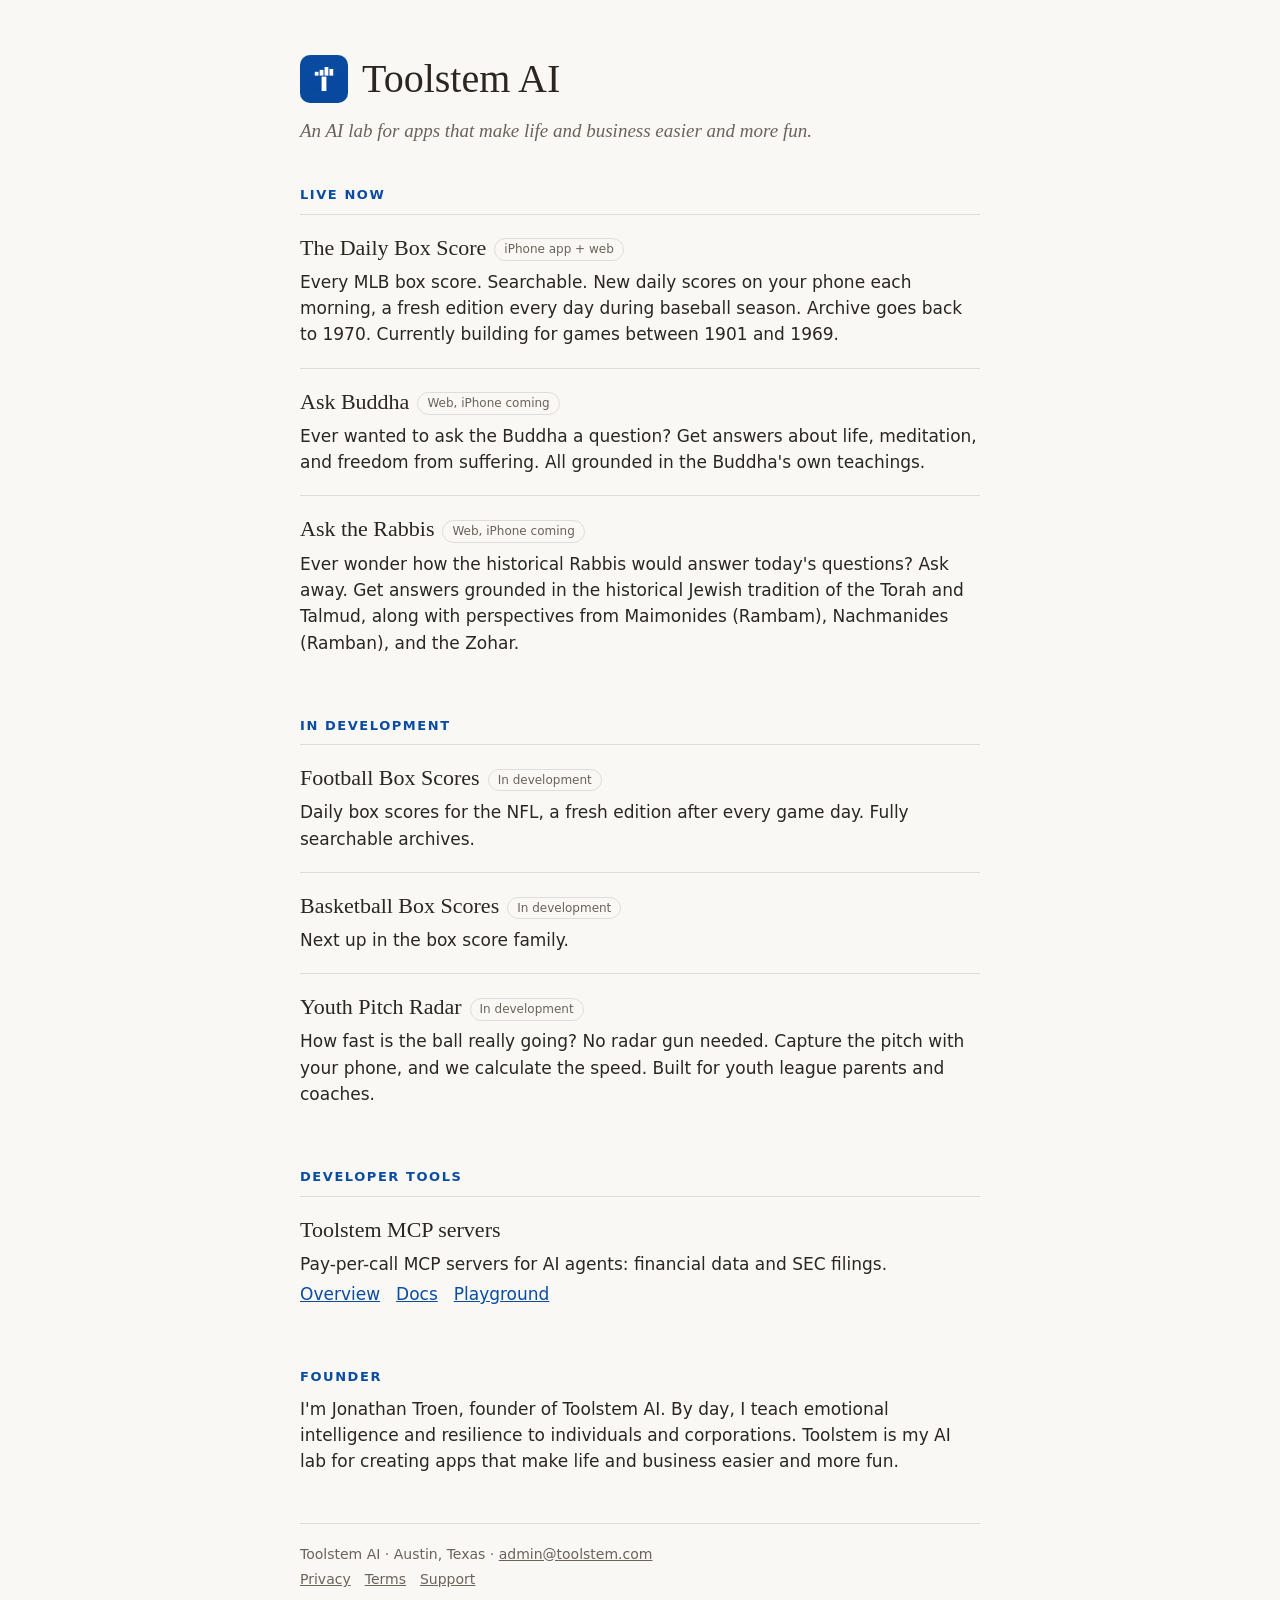
<file: index.html>
<!DOCTYPE html>
<html lang="en">
<head>
<meta charset="utf-8">
<meta name="viewport" content="width=device-width, initial-scale=1">
<title>Toolstem AI</title>
<meta name="description" content="An AI lab for apps that make life and business easier and more fun.">
<link rel="icon" type="image/png" href="/logo-64.png">
<link rel="apple-touch-icon" href="/logo-192.png">
<style>
:root{--bg:#f9f8f5;--fg:#2b2620;--muted:#6b6359;--line:#e2ddd4;--accent:#0a4ca1}
@media (prefers-color-scheme:dark){:root{--bg:#1b1916;--fg:#f2efe9;--muted:#b3aa9e;--line:#3a352f;--accent:#8db4ec}}
*{box-sizing:border-box}
body{margin:0;background:var(--bg);color:var(--fg);font:17px/1.55 system-ui,-apple-system,"Segoe UI",sans-serif}
main{max-width:720px;margin:0 auto;padding:48px 20px}
h1,h3{font-family:Georgia,"Times New Roman",serif;font-weight:normal}
h1{font-size:40px;margin:0 0 6px;display:flex;align-items:center;gap:14px}
h1 img{width:48px;height:48px;border-radius:10px;flex:none}
.tag{font-family:Georgia,serif;font-style:italic;color:var(--muted);margin:0 0 32px;font-size:19px}
h2{font-size:13px;letter-spacing:.12em;text-transform:uppercase;color:var(--accent);margin:40px 0 8px}
.card{border-top:1px solid var(--line);padding:16px 0}
h3{font-size:22px;margin:0 0 4px}
h3 a{color:inherit;text-decoration:none}
h3 a:hover{text-decoration:underline}
.badge{display:inline-block;font-size:12px;border:1px solid var(--line);border-radius:99px;padding:1px 9px;margin-left:8px;color:var(--muted);vertical-align:middle;font-family:system-ui,sans-serif}
p{margin:4px 0}
a{color:var(--accent)}
.links a{margin-right:16px}
footer{border-top:1px solid var(--line);margin-top:48px;padding-top:16px;font-size:14px;color:var(--muted)}
footer a{color:var(--muted);margin-right:14px}
</style>
</head>
<body>
<main>
<h1><img src="/logo-192.png" alt="Toolstem AI logo" width="48" height="48">Toolstem AI</h1>
<p class="tag">An AI lab for apps that make life and business easier and more fun.</p>

<h2>Live now</h2>
<div class="card"><h3><a href="/daily-box-score/">The Daily Box Score</a><span class="badge">iPhone app + web</span></h3>
<p>Every MLB box score. Searchable. New daily scores on your phone each morning, a fresh edition every day during baseball season. Archive goes back to 1970. Currently building for games between 1901 and 1969.</p></div>
<div class="card"><h3><a href="https://askbuddha.toolstem.com">Ask Buddha</a><span class="badge">Web, iPhone coming</span></h3>
<p>Ever wanted to ask the Buddha a question? Get answers about life, meditation, and freedom from suffering. All grounded in the Buddha's own teachings.</p></div>
<div class="card"><h3><a href="https://asktherabbis.toolstem.com">Ask the Rabbis</a><span class="badge">Web, iPhone coming</span></h3>
<p>Ever wonder how the historical Rabbis would answer today's questions? Ask away. Get answers grounded in the historical Jewish tradition of the Torah and Talmud, along with perspectives from Maimonides (Rambam), Nachmanides (Ramban), and the Zohar.</p></div>

<h2>In development</h2>
<div class="card"><h3>Football Box Scores<span class="badge">In development</span></h3>
<p>Daily box scores for the NFL, a fresh edition after every game day. Fully searchable archives.</p></div>
<div class="card"><h3>Basketball Box Scores<span class="badge">In development</span></h3>
<p>Next up in the box score family.</p></div>
<div class="card"><h3>Youth Pitch Radar<span class="badge">In development</span></h3>
<p>How fast is the ball really going? No radar gun needed. Capture the pitch with your phone, and we calculate the speed. Built for youth league parents and coaches.</p></div>

<h2>Developer tools</h2>
<div class="card"><h3><a href="/mcp/">Toolstem MCP servers</a></h3>
<p>Pay-per-call MCP servers for AI agents: financial data and SEC filings.</p>
<p class="links"><a href="/mcp/">Overview</a><a href="/docs/">Docs</a><a href="/playground/">Playground</a></p></div>

<h2>Founder</h2>
<p>I'm Jonathan Troen, founder of Toolstem AI. By day, I teach emotional intelligence and resilience to individuals and corporations. Toolstem is my AI lab for creating apps that make life and business easier and more fun.</p>

<footer>
<p>Toolstem AI · Austin, Texas · <a href="mailto:admin@toolstem.com">admin@toolstem.com</a></p>
<p><a href="/privacy/">Privacy</a><a href="/terms/">Terms</a><a href="/support/">Support</a></p>
</footer>
</main>
</body>
</html>
</file>
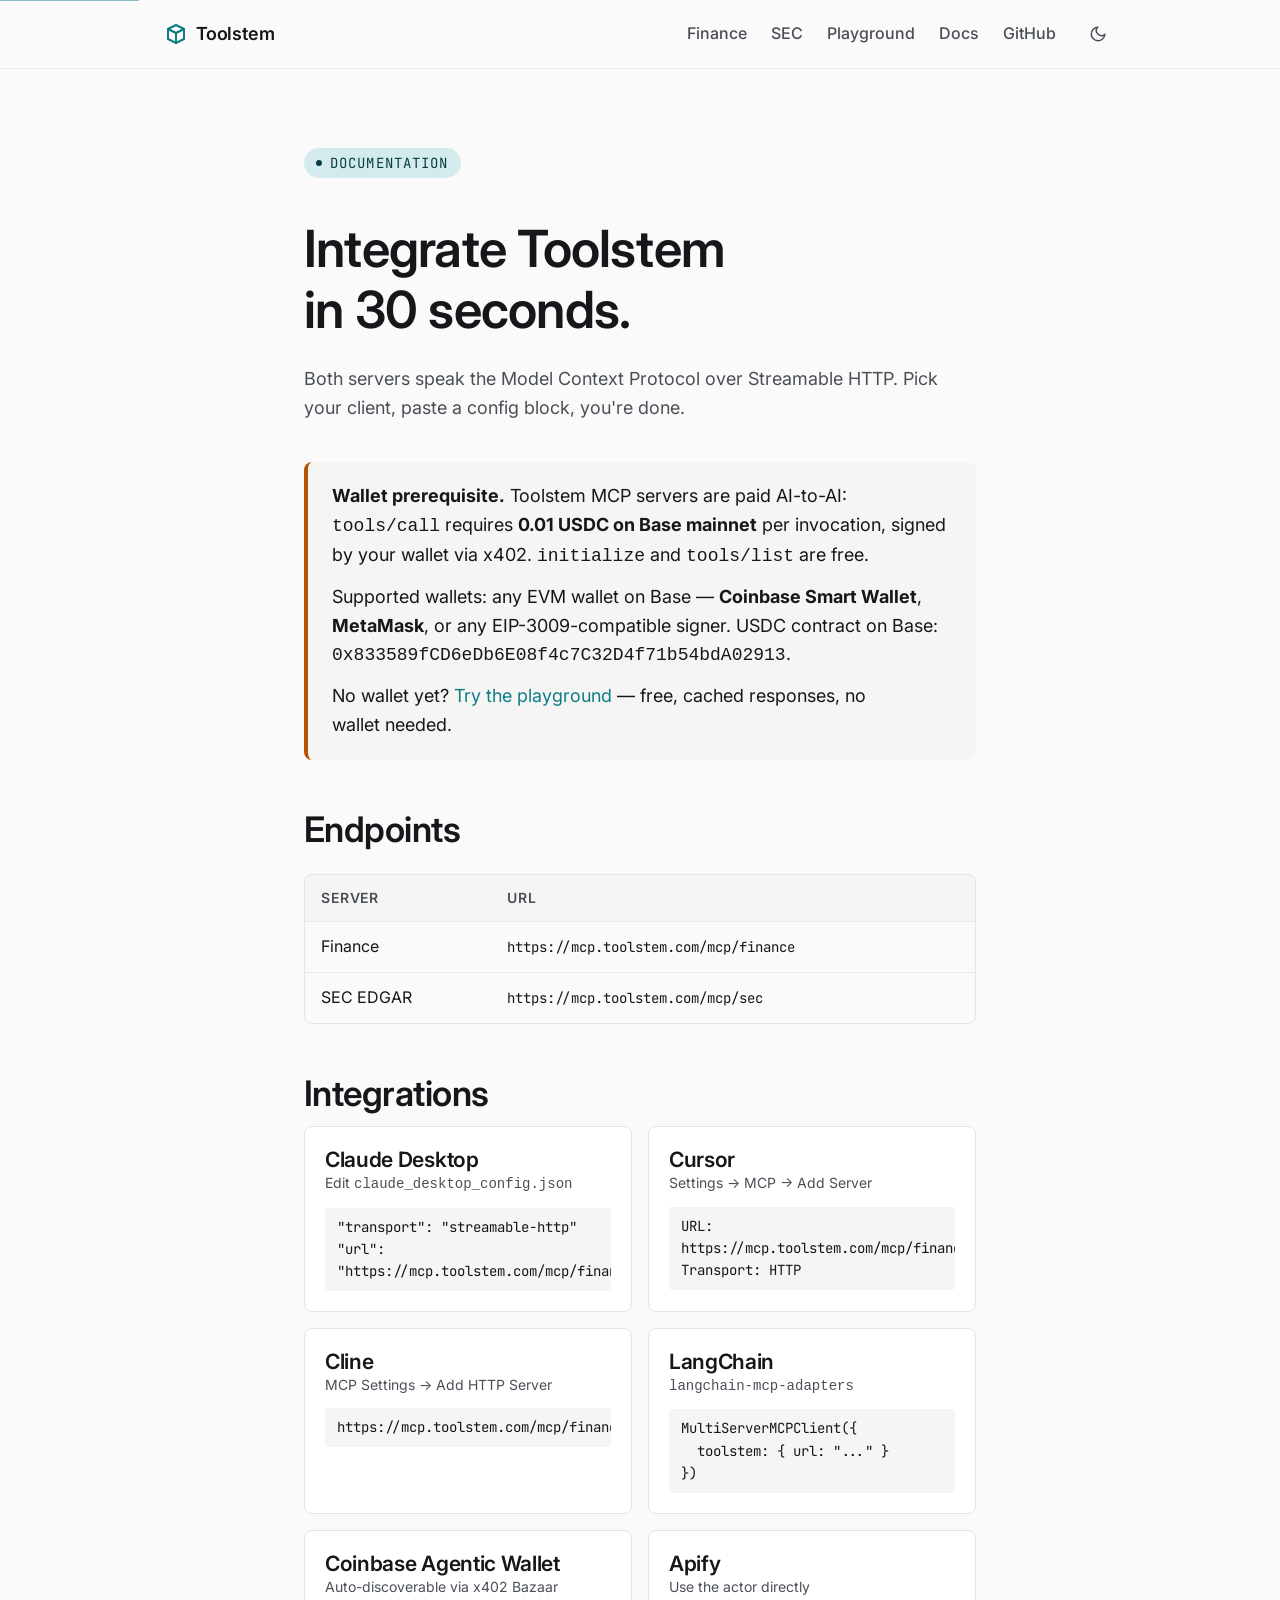
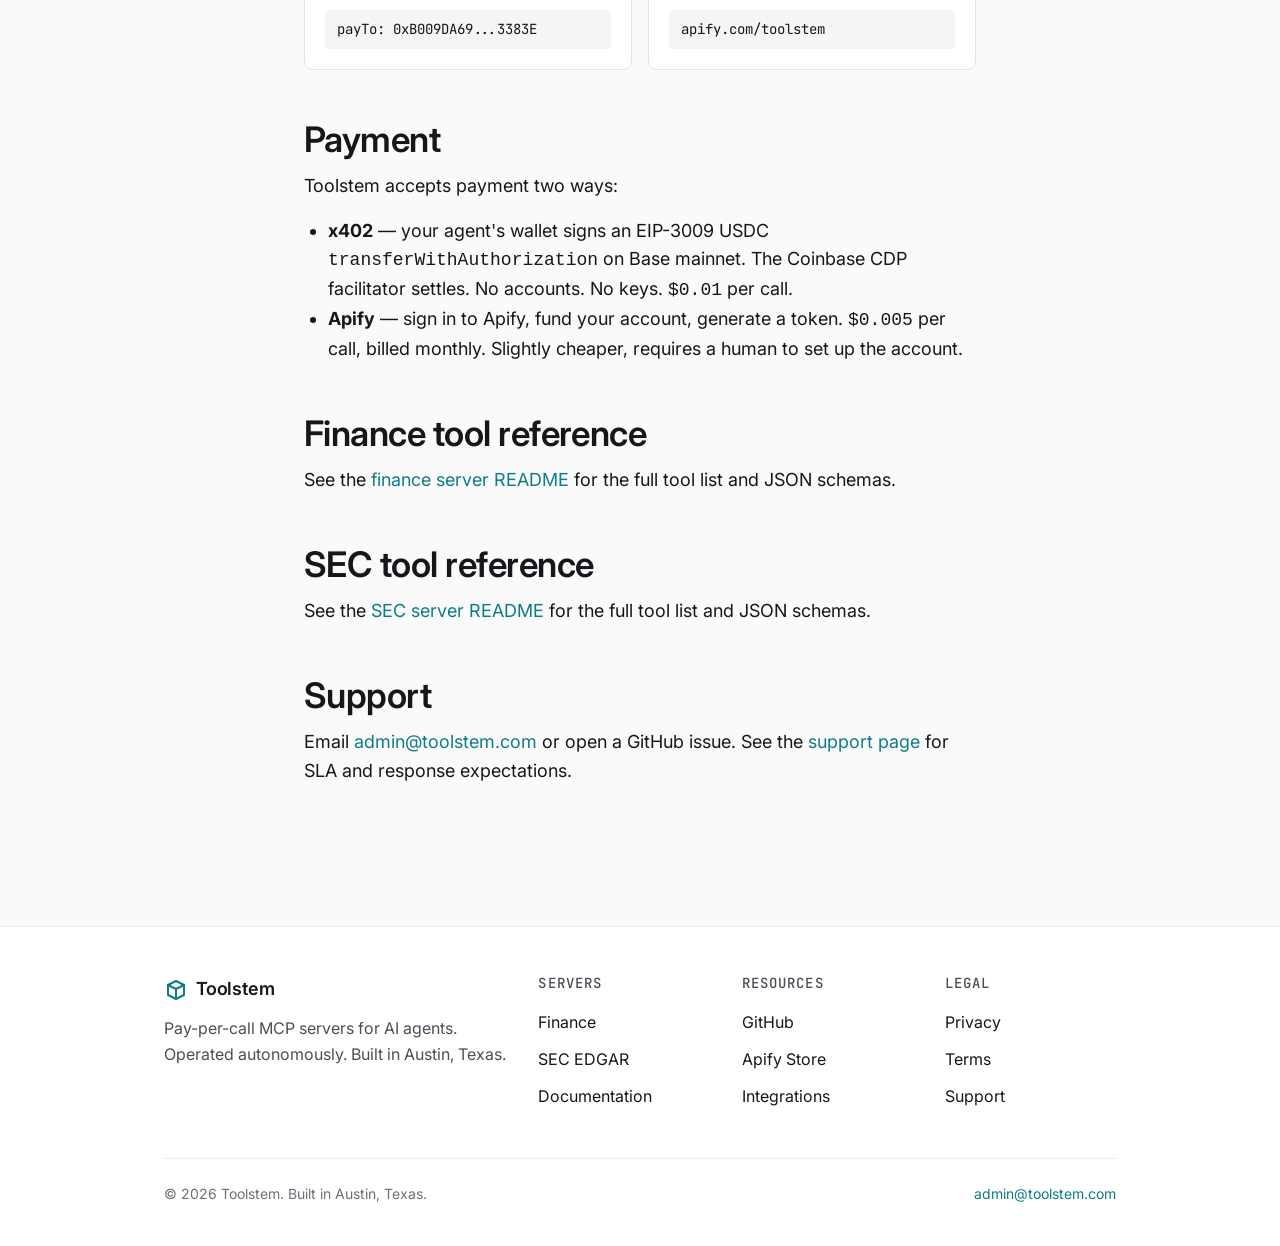
<file: docs/index.html>
<!DOCTYPE html>
<html lang="en">
<head>
  <meta charset="UTF-8">
  <meta name="viewport" content="width=device-width, initial-scale=1.0">
  <title>Toolstem Documentation — MCP integration for Claude, Cursor, LangChain</title>
  <meta name="description" content="Connect Toolstem MCP servers to Claude Desktop, Cursor, Cline, LangChain, and Coinbase Agentic Wallet. Endpoints, configuration examples, and tool reference.">
  <meta property="og:title" content="Toolstem Documentation — MCP integration for Claude, Cursor, LangChain">
  <meta property="og:description" content="Connect Toolstem MCP servers to Claude Desktop, Cursor, Cline, LangChain, and Coinbase Agentic Wallet. Endpoints, configuration examples, and tool reference.">
  <meta property="og:type" content="website">
  <meta name="twitter:card" content="summary">
  <link rel="icon" type="image/svg+xml" href="/favicon.svg">
  <link rel="canonical" href="https://toolstem.com/docs/">
  <meta property="og:url" content="https://toolstem.com/docs/">
  <link rel="preconnect" href="https://fonts.googleapis.com">
  <link rel="preconnect" href="https://fonts.gstatic.com" crossorigin>
  <link rel="preload" as="style" href="https://fonts.googleapis.com/css2?family=Inter:wght@400;500;600;700&family=JetBrains+Mono:wght@400;500&display=swap">
  <link href="https://fonts.googleapis.com/css2?family=Inter:wght@400;500;600;700&family=JetBrains+Mono:wght@400;500&display=swap" rel="stylesheet">
  <link rel="stylesheet" href="/styles.css">
  <script>
    // Theme bootstrap (runs before paint to avoid flash)
    (function() {
      var t = (window.matchMedia && matchMedia('(prefers-color-scheme:dark)').matches) ? 'dark' : 'light';
      document.documentElement.setAttribute('data-theme', t);
    })();
  </script>
</head>
<body>
<a href="#main" class="skip-link">Skip to content</a>
<header class="site-header">
  <div class="container site-header__inner">
    <a href="/" class="site-header__brand" aria-label="Toolstem home">
      <svg viewBox="0 0 24 24" fill="none" stroke="currentColor" stroke-width="2" stroke-linecap="round" stroke-linejoin="round" aria-hidden="true">
        <path d="M4 7 L12 3 L20 7 L20 17 L12 21 L4 17 Z"/>
        <path d="M4 7 L12 11 L20 7"/>
        <path d="M12 11 L12 21"/>
      </svg>
      <span>Toolstem</span>
    </a>
    <button type="button" class="nav-toggle" data-nav-toggle aria-expanded="false" aria-controls="site-nav" aria-label="Toggle navigation menu">
      <svg width="20" height="20" viewBox="0 0 24 24" fill="none" stroke="currentColor" stroke-width="2" stroke-linecap="round" aria-hidden="true">
        <line x1="3" y1="6" x2="21" y2="6"/><line x1="3" y1="12" x2="21" y2="12"/><line x1="3" y1="18" x2="21" y2="18"/>
      </svg>
    </button>
    <nav class="site-nav" id="site-nav" aria-label="Primary">
      <a href="/finance/">Finance</a>
      <a href="/sec/">SEC</a>
      <a href="/playground/">Playground</a>
      <a href="/docs/">Docs</a>
      <a href="https://github.com/toolstem" rel="noopener noreferrer">GitHub</a>
      <button type="button" class="theme-toggle" data-theme-toggle aria-label="Toggle dark mode">
        <svg width="18" height="18" viewBox="0 0 24 24" fill="none" stroke="currentColor" stroke-width="2" aria-hidden="true">
          <path d="M21 12.79A9 9 0 1 1 11.21 3 7 7 0 0 0 21 12.79z"/>
        </svg>
      </button>
    </nav>
  </div>
</header>

<main id="main">

<section class="section">
  <div class="container container--narrow">
    <span class="hero__eyebrow">Documentation</span>
    <h1 style="font-size: var(--text-2xl); margin: 1rem 0 1.5rem;">Integrate Toolstem in 30 seconds.</h1>
    <p class="section__lede">Both servers speak the Model Context Protocol over Streamable HTTP. Pick your client, paste a config block, you're done.</p>

    <div style="margin: 2rem 0; padding: var(--space-5) var(--space-6); border-left: 4px solid var(--color-accent); background: var(--color-surface-2); border-radius: var(--radius-md);">
      <p style="margin-bottom: var(--space-3);"><strong>Wallet prerequisite.</strong> Toolstem MCP servers are paid AI-to-AI: <code>tools/call</code> requires <strong>0.01 USDC on Base mainnet</strong> per invocation, signed by your wallet via x402. <code>initialize</code> and <code>tools/list</code> are free.</p>
      <p style="margin-bottom: var(--space-3);">Supported wallets: any EVM wallet on Base — <strong>Coinbase Smart Wallet</strong>, <strong>MetaMask</strong>, or any EIP-3009-compatible signer. USDC contract on Base: <code>0x833589fCD6eDb6E08f4c7C32D4f71b54bdA02913</code>.</p>
      <p>No wallet yet? <a href="/playground/">Try the playground</a> — free, cached responses, no wallet needed.</p>
    </div>

    <h2 class="section__title" style="margin-top: 3rem;" id="endpoints">Endpoints</h2>
    <div class="table-wrap">
      <table>
        <thead><tr><th>Server</th><th>URL</th></tr></thead>
        <tbody>
          <tr><td>Finance</td><td><code>https://mcp.toolstem.com/mcp/finance</code></td></tr>
          <tr><td>SEC EDGAR</td><td><code>https://mcp.toolstem.com/mcp/sec</code></td></tr>
        </tbody>
      </table>
    </div>

    <h2 class="section__title" style="margin-top: 3rem;" id="integrations">Integrations</h2>

    <div class="integrations">
      <div class="integration">
        <h3>Claude Desktop</h3>
        <p>Edit <code>claude_desktop_config.json</code></p>
        <div class="integration__code">"transport": "streamable-http"<br>"url": "https://mcp.toolstem.com/mcp/finance"</div>
      </div>
      <div class="integration">
        <h3>Cursor</h3>
        <p>Settings → MCP → Add Server</p>
        <div class="integration__code">URL: https://mcp.toolstem.com/mcp/finance<br>Transport: HTTP</div>
      </div>
      <div class="integration">
        <h3>Cline</h3>
        <p>MCP Settings → Add HTTP Server</p>
        <div class="integration__code">https://mcp.toolstem.com/mcp/finance</div>
      </div>
      <div class="integration">
        <h3>LangChain</h3>
        <p><code>langchain-mcp-adapters</code></p>
        <div class="integration__code">MultiServerMCPClient({<br>&nbsp;&nbsp;toolstem: { url: "..." }<br>})</div>
      </div>
      <div class="integration">
        <h3>Coinbase Agentic Wallet</h3>
        <p>Auto-discoverable via x402 Bazaar</p>
        <div class="integration__code">payTo: 0xB009DA69...3383E</div>
      </div>
      <div class="integration">
        <h3>Apify</h3>
        <p>Use the actor directly</p>
        <div class="integration__code">apify.com/toolstem</div>
      </div>
    </div>

    <h2 class="section__title" style="margin-top: 3rem;" id="payment">Payment</h2>
    <p>Toolstem accepts payment two ways:</p>
    <ul style="padding-left: 1.5rem; margin: 1rem 0;">
      <li><strong>x402</strong> — your agent's wallet signs an EIP-3009 USDC <code>transferWithAuthorization</code> on Base mainnet. The Coinbase CDP facilitator settles. No accounts. No keys. <code>$0.01</code> per call.</li>
      <li><strong>Apify</strong> — sign in to Apify, fund your account, generate a token. <code>$0.005</code> per call, billed monthly. Slightly cheaper, requires a human to set up the account.</li>
    </ul>

    <h2 class="section__title" style="margin-top: 3rem;" id="finance-tools">Finance tool reference</h2>
    <p>See the <a href="https://github.com/toolstem/toolstem-mcp-server" rel="noopener">finance server README</a> for the full tool list and JSON schemas.</p>

    <h2 class="section__title" style="margin-top: 3rem;" id="sec-tools">SEC tool reference</h2>
    <p>See the <a href="https://github.com/toolstem/toolstem-sec-mcp-server" rel="noopener">SEC server README</a> for the full tool list and JSON schemas.</p>

    <h2 class="section__title" style="margin-top: 3rem;" id="support">Support</h2>
    <p>Email <a href="mailto:admin@toolstem.com">admin@toolstem.com</a> or open a GitHub issue. See the <a href="/support/">support page</a> for SLA and response expectations.</p>
  </div>
</section>

</main>
<footer class="site-footer">
  <div class="container">
    <div class="site-footer__grid">
      <div class="site-footer__brand">
        <a href="/" class="site-header__brand">
          <svg viewBox="0 0 24 24" fill="none" stroke="currentColor" stroke-width="2" stroke-linecap="round" stroke-linejoin="round" aria-hidden="true" width="20" height="20">
            <path d="M4 7 L12 3 L20 7 L20 17 L12 21 L4 17 Z"/>
            <path d="M4 7 L12 11 L20 7"/>
            <path d="M12 11 L12 21"/>
          </svg>
          <span>Toolstem</span>
        </a>
        <p>Pay-per-call MCP servers for AI agents. Operated autonomously. Built in Austin, Texas.</p>
      </div>
      <nav class="footer-col" aria-label="Servers">
        <h2 class="footer-col__heading">Servers</h2>
        <ul>
          <li><a href="/finance/">Finance</a></li>
          <li><a href="/sec/">SEC EDGAR</a></li>
          <li><a href="/docs/">Documentation</a></li>
        </ul>
      </nav>
      <nav class="footer-col" aria-label="Resources">
        <h2 class="footer-col__heading">Resources</h2>
        <ul>
          <li><a href="https://github.com/toolstem" rel="noopener noreferrer">GitHub</a></li>
          <li><a href="https://apify.com/toolstem" rel="noopener noreferrer">Apify Store</a></li>
          <li><a href="/docs/#integrations">Integrations</a></li>
        </ul>
      </nav>
      <nav class="footer-col" aria-label="Legal">
        <h2 class="footer-col__heading">Legal</h2>
        <ul>
          <li><a href="/privacy/">Privacy</a></li>
          <li><a href="/terms/">Terms</a></li>
          <li><a href="/support/">Support</a></li>
        </ul>
      </nav>
    </div>
    <div class="site-footer__bottom">
      <span>© 2026 Toolstem. Built in Austin, Texas.</span>
      <span><a href="mailto:admin@toolstem.com">admin@toolstem.com</a></span>
    </div>
  </div>
</footer>

<script>// Theme toggle (in-memory only, sandbox-safe) + mobile nav drawer
(function () {
  var root = document.documentElement;

  function setTheme(t) {
    root.setAttribute('data-theme', t);
    var btn = document.querySelector('[data-theme-toggle]');
    if (btn) btn.setAttribute('aria-label', 'Switch to ' + (t === 'dark' ? 'light' : 'dark') + ' mode');
  }

  document.addEventListener('click', function (e) {
    var tt = e.target.closest('[data-theme-toggle]');
    if (tt) {
      var current = root.getAttribute('data-theme') || (matchMedia('(prefers-color-scheme:dark)').matches ? 'dark' : 'light');
      setTheme(current === 'dark' ? 'light' : 'dark');
      return;
    }
    var navBtn = e.target.closest('[data-nav-toggle]');
    if (navBtn) {
      var nav = document.getElementById('site-nav');
      if (nav) {
        var open = nav.classList.toggle('site-nav--open');
        navBtn.setAttribute('aria-expanded', open ? 'true' : 'false');
      }
      return;
    }
  });

  // Close nav when a link is clicked (mobile)
  document.addEventListener('click', function (e) {
    if (e.target.closest('#site-nav a')) {
      var nav = document.getElementById('site-nav');
      if (nav && nav.classList.contains('site-nav--open')) {
        nav.classList.remove('site-nav--open');
        var btn = document.querySelector('[data-nav-toggle]');
        if (btn) btn.setAttribute('aria-expanded', 'false');
      }
    }
  });
})();
</script>
</body>
</html>
</file>
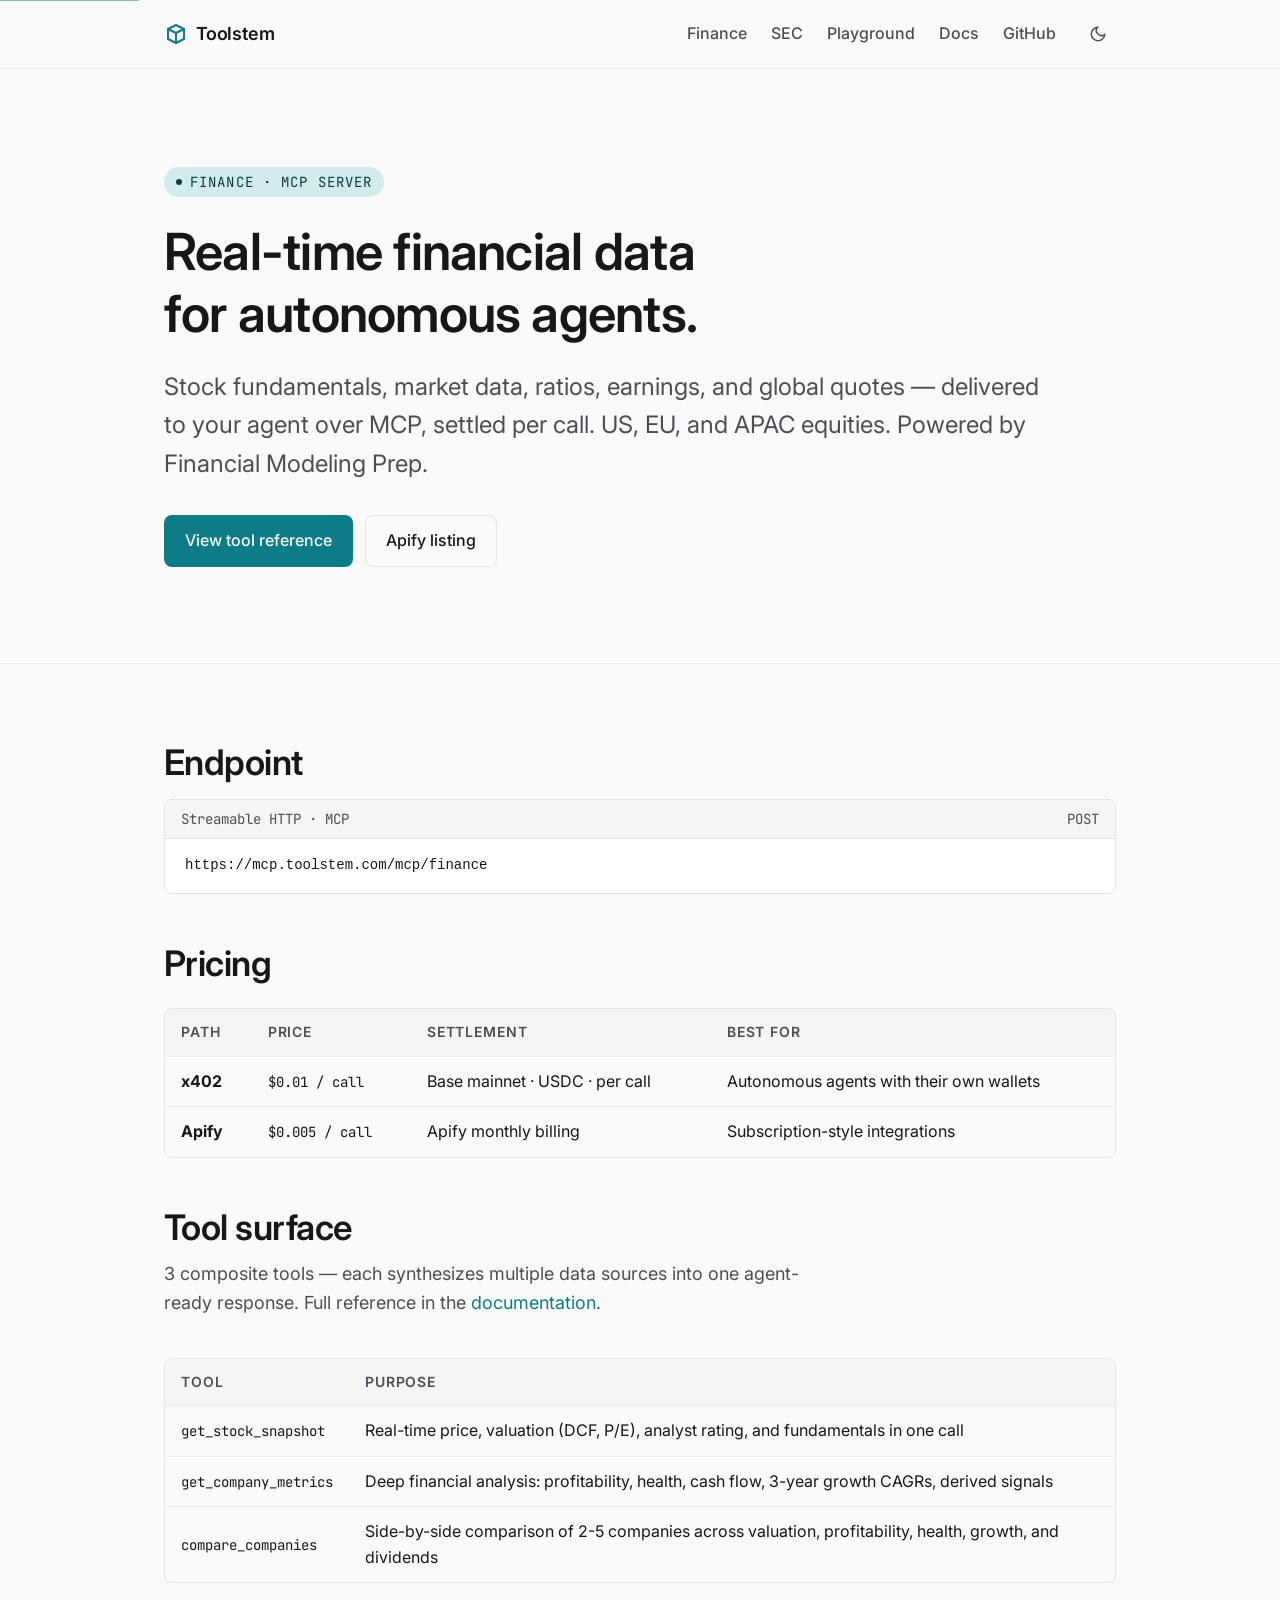
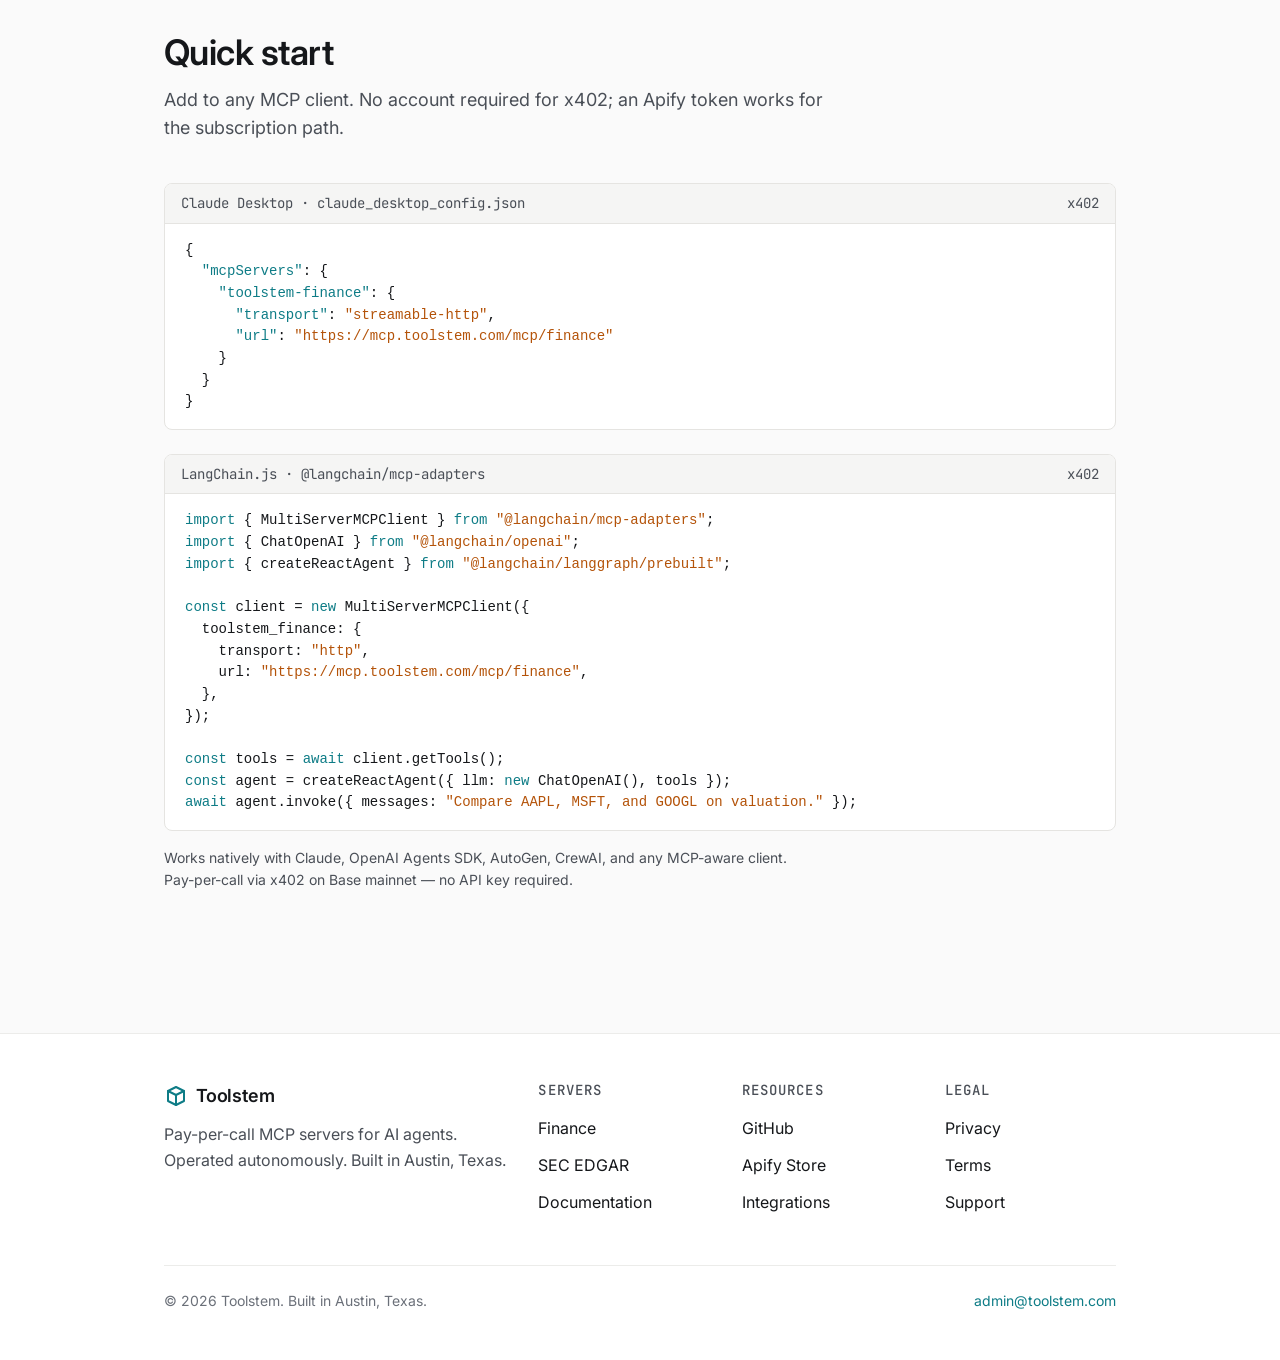
<file: finance/index.html>
<!DOCTYPE html>
<html lang="en">
<head>
  <meta charset="UTF-8">
  <meta name="viewport" content="width=device-width, initial-scale=1.0">
  <title>Toolstem Finance — Pay-per-call financial data MCP server</title>
  <meta name="description" content="Real-time stock fundamentals, market data, ratios, and global equity quotes for AI agents. $0.01 per call via x402, or $0.005 via Apify. Data from Financial Modeling Prep.">
  <meta property="og:title" content="Toolstem Finance — Pay-per-call financial data MCP server">
  <meta property="og:description" content="Real-time stock fundamentals, market data, ratios, and global equity quotes for AI agents. $0.01 per call via x402, or $0.005 via Apify. Data from Financial Modeling Prep.">
  <meta property="og:type" content="website">
  <meta name="twitter:card" content="summary">
  <link rel="icon" type="image/svg+xml" href="/favicon.svg">
  <link rel="canonical" href="https://toolstem.com/finance/">
  <meta property="og:url" content="https://toolstem.com/finance/">
  <link rel="preconnect" href="https://fonts.googleapis.com">
  <link rel="preconnect" href="https://fonts.gstatic.com" crossorigin>
  <link rel="preload" as="style" href="https://fonts.googleapis.com/css2?family=Inter:wght@400;500;600;700&family=JetBrains+Mono:wght@400;500&display=swap">
  <link href="https://fonts.googleapis.com/css2?family=Inter:wght@400;500;600;700&family=JetBrains+Mono:wght@400;500&display=swap" rel="stylesheet">
  <link rel="stylesheet" href="/styles.css">
  <script>
    // Theme bootstrap (runs before paint to avoid flash)
    (function() {
      var t = (window.matchMedia && matchMedia('(prefers-color-scheme:dark)').matches) ? 'dark' : 'light';
      document.documentElement.setAttribute('data-theme', t);
    })();
  </script>
</head>
<body>
<a href="#main" class="skip-link">Skip to content</a>
<header class="site-header">
  <div class="container site-header__inner">
    <a href="/" class="site-header__brand" aria-label="Toolstem home">
      <svg viewBox="0 0 24 24" fill="none" stroke="currentColor" stroke-width="2" stroke-linecap="round" stroke-linejoin="round" aria-hidden="true">
        <path d="M4 7 L12 3 L20 7 L20 17 L12 21 L4 17 Z"/>
        <path d="M4 7 L12 11 L20 7"/>
        <path d="M12 11 L12 21"/>
      </svg>
      <span>Toolstem</span>
    </a>
    <button type="button" class="nav-toggle" data-nav-toggle aria-expanded="false" aria-controls="site-nav" aria-label="Toggle navigation menu">
      <svg width="20" height="20" viewBox="0 0 24 24" fill="none" stroke="currentColor" stroke-width="2" stroke-linecap="round" aria-hidden="true">
        <line x1="3" y1="6" x2="21" y2="6"/><line x1="3" y1="12" x2="21" y2="12"/><line x1="3" y1="18" x2="21" y2="18"/>
      </svg>
    </button>
    <nav class="site-nav" id="site-nav" aria-label="Primary">
      <a href="/finance/">Finance</a>
      <a href="/sec/">SEC</a>
      <a href="/playground/">Playground</a>
      <a href="/docs/">Docs</a>
      <a href="https://github.com/toolstem" rel="noopener noreferrer">GitHub</a>
      <button type="button" class="theme-toggle" data-theme-toggle aria-label="Toggle dark mode">
        <svg width="18" height="18" viewBox="0 0 24 24" fill="none" stroke="currentColor" stroke-width="2" aria-hidden="true">
          <path d="M21 12.79A9 9 0 1 1 11.21 3 7 7 0 0 0 21 12.79z"/>
        </svg>
      </button>
    </nav>
  </div>
</header>

<main id="main">

<section class="hero">
  <div class="container">
    <span class="hero__eyebrow">Finance · MCP server</span>
    <h1>Real-time financial data for autonomous agents.</h1>
    <p class="hero__lede">
      Stock fundamentals, market data, ratios, earnings, and global quotes —
      delivered to your agent over MCP, settled per call. US, EU, and APAC equities.
      Powered by Financial Modeling Prep.
    </p>
    <div class="hero__cta">
      <a href="/docs/#finance-tools" class="btn btn--primary">View tool reference</a>
      <a href="https://apify.com/toolstem/toolstem-mcp-server" rel="noopener" class="btn btn--ghost">Apify listing</a>
    </div>
  </div>
</section>

<section class="section">
  <div class="container">
    <h2 class="section__title">Endpoint</h2>
    <div class="code-block">
      <div class="code-block__header"><span>Streamable HTTP · MCP</span><span>POST</span></div>
<pre><code>https://mcp.toolstem.com/mcp/finance</code></pre>
    </div>

    <h2 class="section__title" style="margin-top: 3rem;">Pricing</h2>
    <div class="table-wrap">
      <table>
        <thead><tr><th>Path</th><th>Price</th><th>Settlement</th><th>Best for</th></tr></thead>
        <tbody>
          <tr><td><strong>x402</strong></td><td><code>$0.01 / call</code></td><td>Base mainnet · USDC · per call</td><td>Autonomous agents with their own wallets</td></tr>
          <tr><td><strong>Apify</strong></td><td><code>$0.005 / call</code></td><td>Apify monthly billing</td><td>Subscription-style integrations</td></tr>
        </tbody>
      </table>
    </div>

    <h2 class="section__title" style="margin-top: 3rem;">Tool surface</h2>
    <p class="section__lede">3 composite tools — each synthesizes multiple data sources into one agent-ready response. Full reference in the <a href="/docs/#finance-tools">documentation</a>.</p>
    <div class="table-wrap">
      <table>
        <thead><tr><th>Tool</th><th>Purpose</th></tr></thead>
        <tbody>
          <tr><td><code>get_stock_snapshot</code></td><td>Real-time price, valuation (DCF, P/E), analyst rating, and fundamentals in one call</td></tr>
          <tr><td><code>get_company_metrics</code></td><td>Deep financial analysis: profitability, health, cash flow, 3-year growth CAGRs, derived signals</td></tr>
          <tr><td><code>compare_companies</code></td><td>Side-by-side comparison of 2-5 companies across valuation, profitability, health, growth, and dividends</td></tr>
        </tbody>
      </table>
    </div>

    <h2 class="section__title" style="margin-top: 3rem;">Quick start</h2>
    <p class="section__lede">Add to any MCP client. No account required for x402; an Apify token works for the subscription path.</p>

    <div class="code-block">
      <div class="code-block__header"><span>Claude Desktop · claude_desktop_config.json</span><span>x402</span></div>
<pre><code>{
  <span class="kw">"mcpServers"</span>: {
    <span class="kw">"toolstem-finance"</span>: {
      <span class="kw">"transport"</span>: <span class="str">"streamable-http"</span>,
      <span class="kw">"url"</span>: <span class="str">"https://mcp.toolstem.com/mcp/finance"</span>
    }
  }
}</code></pre>
    </div>

    <div class="code-block" style="margin-top: 1.5rem;">
      <div class="code-block__header"><span>LangChain.js · @langchain/mcp-adapters</span><span>x402</span></div>
<pre><code><span class="kw">import</span> { MultiServerMCPClient } <span class="kw">from</span> <span class="str">"@langchain/mcp-adapters"</span>;
<span class="kw">import</span> { ChatOpenAI } <span class="kw">from</span> <span class="str">"@langchain/openai"</span>;
<span class="kw">import</span> { createReactAgent } <span class="kw">from</span> <span class="str">"@langchain/langgraph/prebuilt"</span>;

<span class="kw">const</span> client = <span class="kw">new</span> MultiServerMCPClient({
  toolstem_finance: {
    transport: <span class="str">"http"</span>,
    url: <span class="str">"https://mcp.toolstem.com/mcp/finance"</span>,
  },
});

<span class="kw">const</span> tools = <span class="kw">await</span> client.getTools();
<span class="kw">const</span> agent = createReactAgent({ llm: <span class="kw">new</span> ChatOpenAI(), tools });
<span class="kw">await</span> agent.invoke({ messages: <span class="str">"Compare AAPL, MSFT, and GOOGL on valuation."</span> });</code></pre>
    </div>
    <p style="margin-top: 1rem; color: var(--color-text-muted); font-size: 0.875rem;">Works natively with Claude, OpenAI Agents SDK, AutoGen, CrewAI, and any MCP-aware client. Pay-per-call via x402 on Base mainnet — no API key required.</p>
  </div>
</section>

</main>
<footer class="site-footer">
  <div class="container">
    <div class="site-footer__grid">
      <div class="site-footer__brand">
        <a href="/" class="site-header__brand">
          <svg viewBox="0 0 24 24" fill="none" stroke="currentColor" stroke-width="2" stroke-linecap="round" stroke-linejoin="round" aria-hidden="true" width="20" height="20">
            <path d="M4 7 L12 3 L20 7 L20 17 L12 21 L4 17 Z"/>
            <path d="M4 7 L12 11 L20 7"/>
            <path d="M12 11 L12 21"/>
          </svg>
          <span>Toolstem</span>
        </a>
        <p>Pay-per-call MCP servers for AI agents. Operated autonomously. Built in Austin, Texas.</p>
      </div>
      <nav class="footer-col" aria-label="Servers">
        <h2 class="footer-col__heading">Servers</h2>
        <ul>
          <li><a href="/finance/">Finance</a></li>
          <li><a href="/sec/">SEC EDGAR</a></li>
          <li><a href="/docs/">Documentation</a></li>
        </ul>
      </nav>
      <nav class="footer-col" aria-label="Resources">
        <h2 class="footer-col__heading">Resources</h2>
        <ul>
          <li><a href="https://github.com/toolstem" rel="noopener noreferrer">GitHub</a></li>
          <li><a href="https://apify.com/toolstem" rel="noopener noreferrer">Apify Store</a></li>
          <li><a href="/docs/#integrations">Integrations</a></li>
        </ul>
      </nav>
      <nav class="footer-col" aria-label="Legal">
        <h2 class="footer-col__heading">Legal</h2>
        <ul>
          <li><a href="/privacy/">Privacy</a></li>
          <li><a href="/terms/">Terms</a></li>
          <li><a href="/support/">Support</a></li>
        </ul>
      </nav>
    </div>
    <div class="site-footer__bottom">
      <span>© 2026 Toolstem. Built in Austin, Texas.</span>
      <span><a href="mailto:admin@toolstem.com">admin@toolstem.com</a></span>
    </div>
  </div>
</footer>

<script>// Theme toggle (in-memory only, sandbox-safe) + mobile nav drawer
(function () {
  var root = document.documentElement;

  function setTheme(t) {
    root.setAttribute('data-theme', t);
    var btn = document.querySelector('[data-theme-toggle]');
    if (btn) btn.setAttribute('aria-label', 'Switch to ' + (t === 'dark' ? 'light' : 'dark') + ' mode');
  }

  document.addEventListener('click', function (e) {
    var tt = e.target.closest('[data-theme-toggle]');
    if (tt) {
      var current = root.getAttribute('data-theme') || (matchMedia('(prefers-color-scheme:dark)').matches ? 'dark' : 'light');
      setTheme(current === 'dark' ? 'light' : 'dark');
      return;
    }
    var navBtn = e.target.closest('[data-nav-toggle]');
    if (navBtn) {
      var nav = document.getElementById('site-nav');
      if (nav) {
        var open = nav.classList.toggle('site-nav--open');
        navBtn.setAttribute('aria-expanded', open ? 'true' : 'false');
      }
      return;
    }
  });

  // Close nav when a link is clicked (mobile)
  document.addEventListener('click', function (e) {
    if (e.target.closest('#site-nav a')) {
      var nav = document.getElementById('site-nav');
      if (nav && nav.classList.contains('site-nav--open')) {
        nav.classList.remove('site-nav--open');
        var btn = document.querySelector('[data-nav-toggle]');
        if (btn) btn.setAttribute('aria-expanded', 'false');
      }
    }
  });
})();
</script>
</body>
</html>
</file>
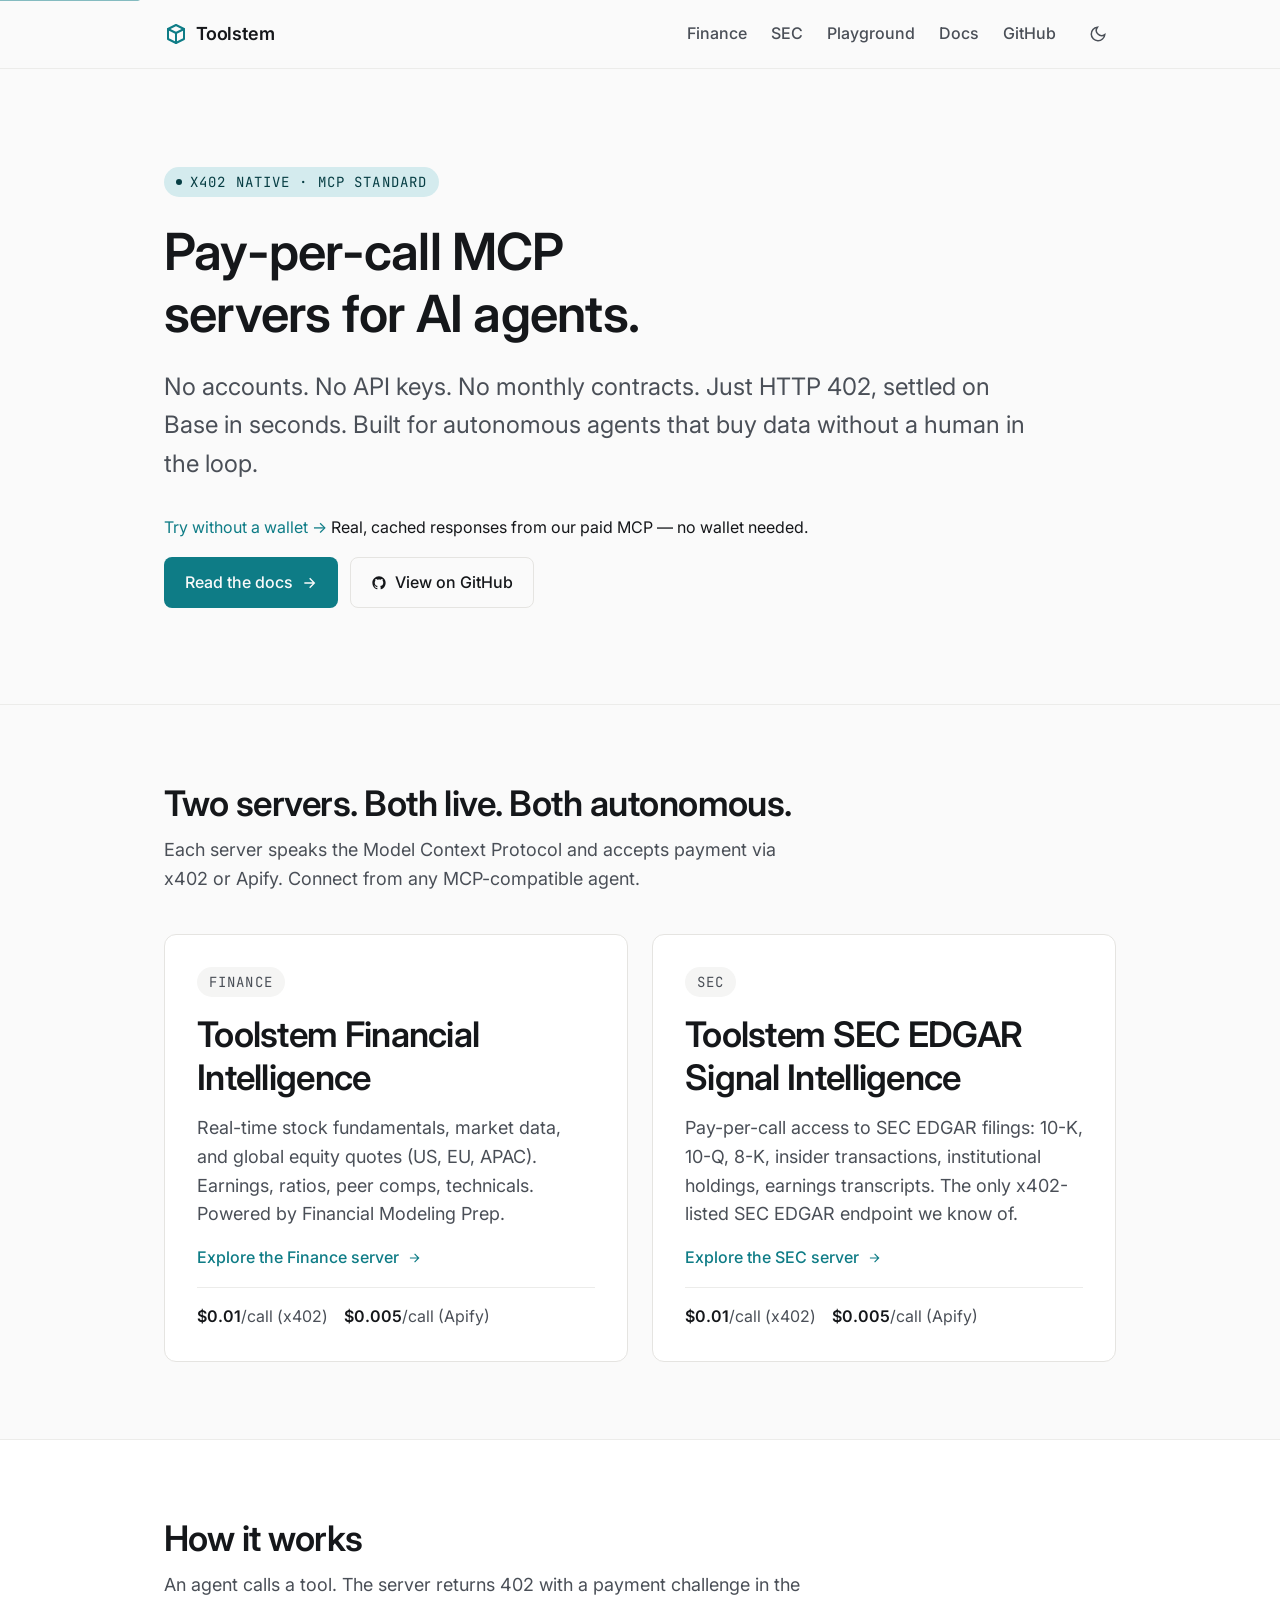
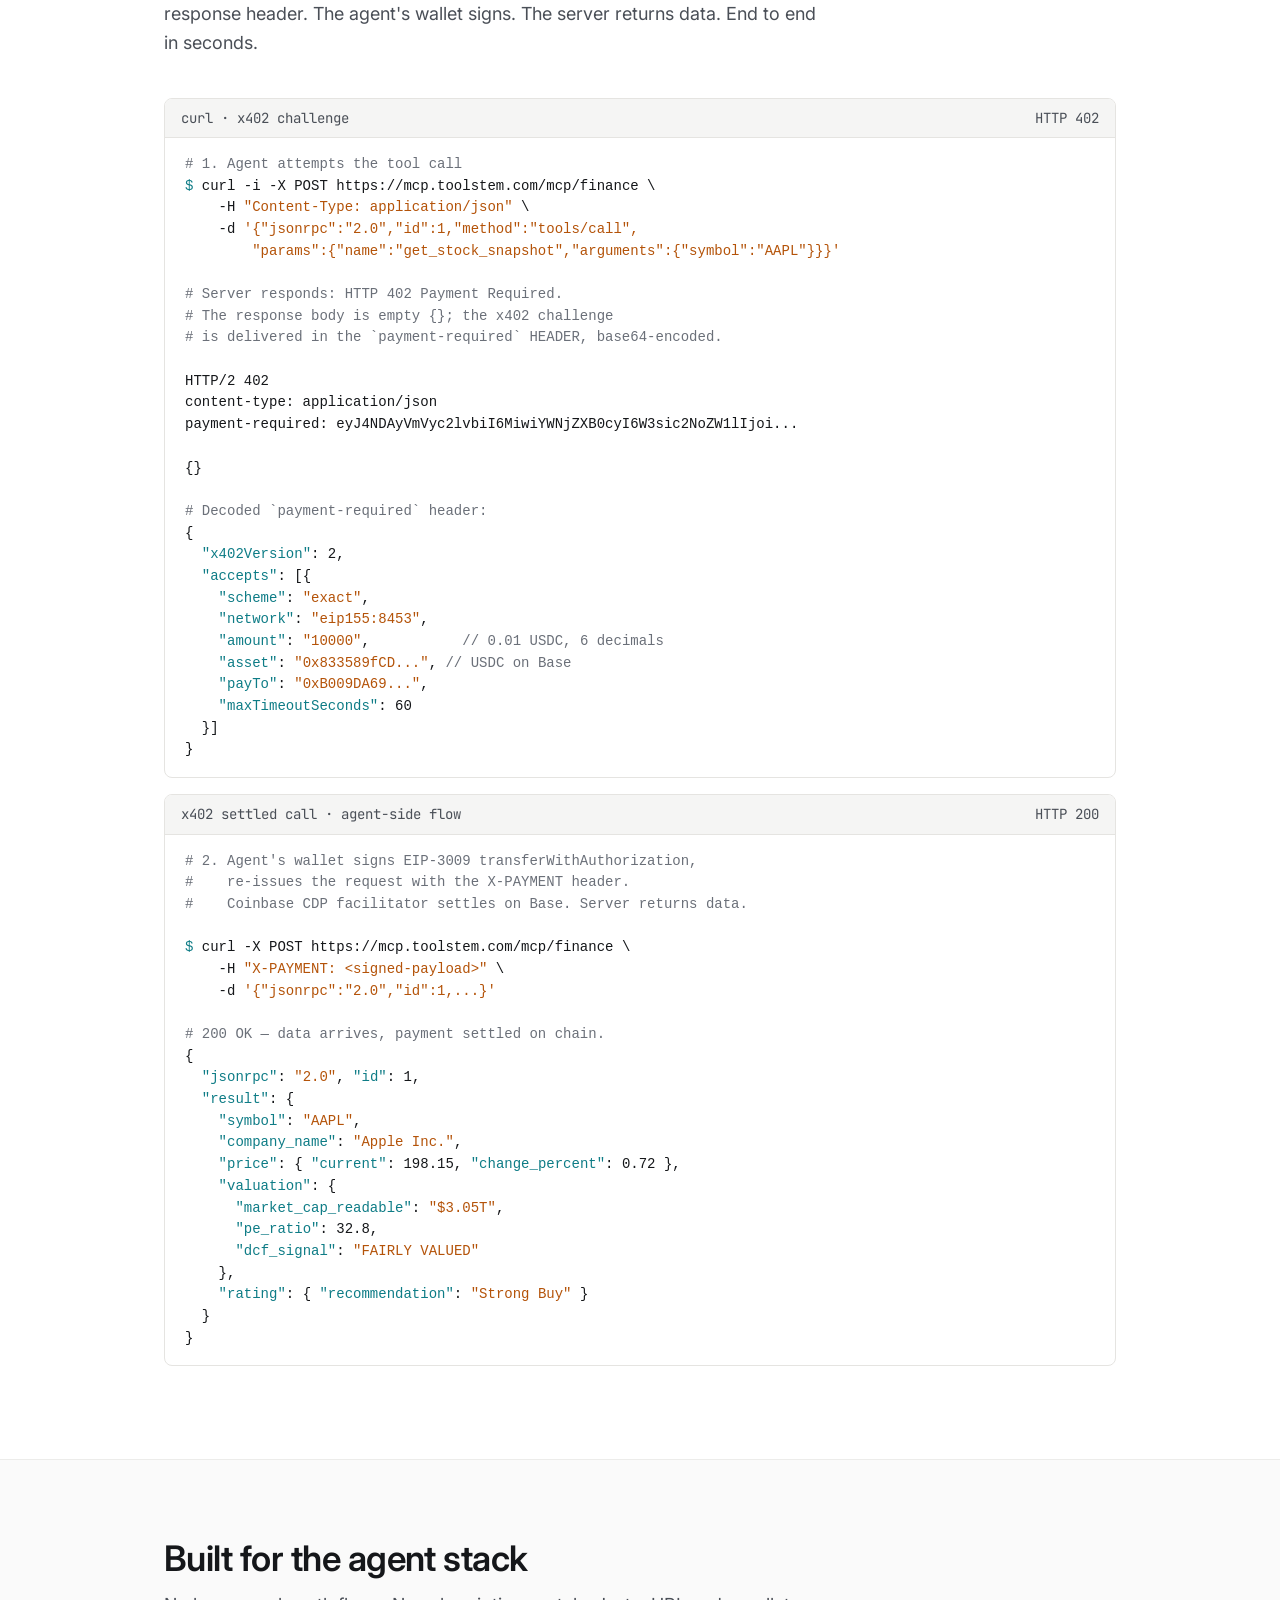
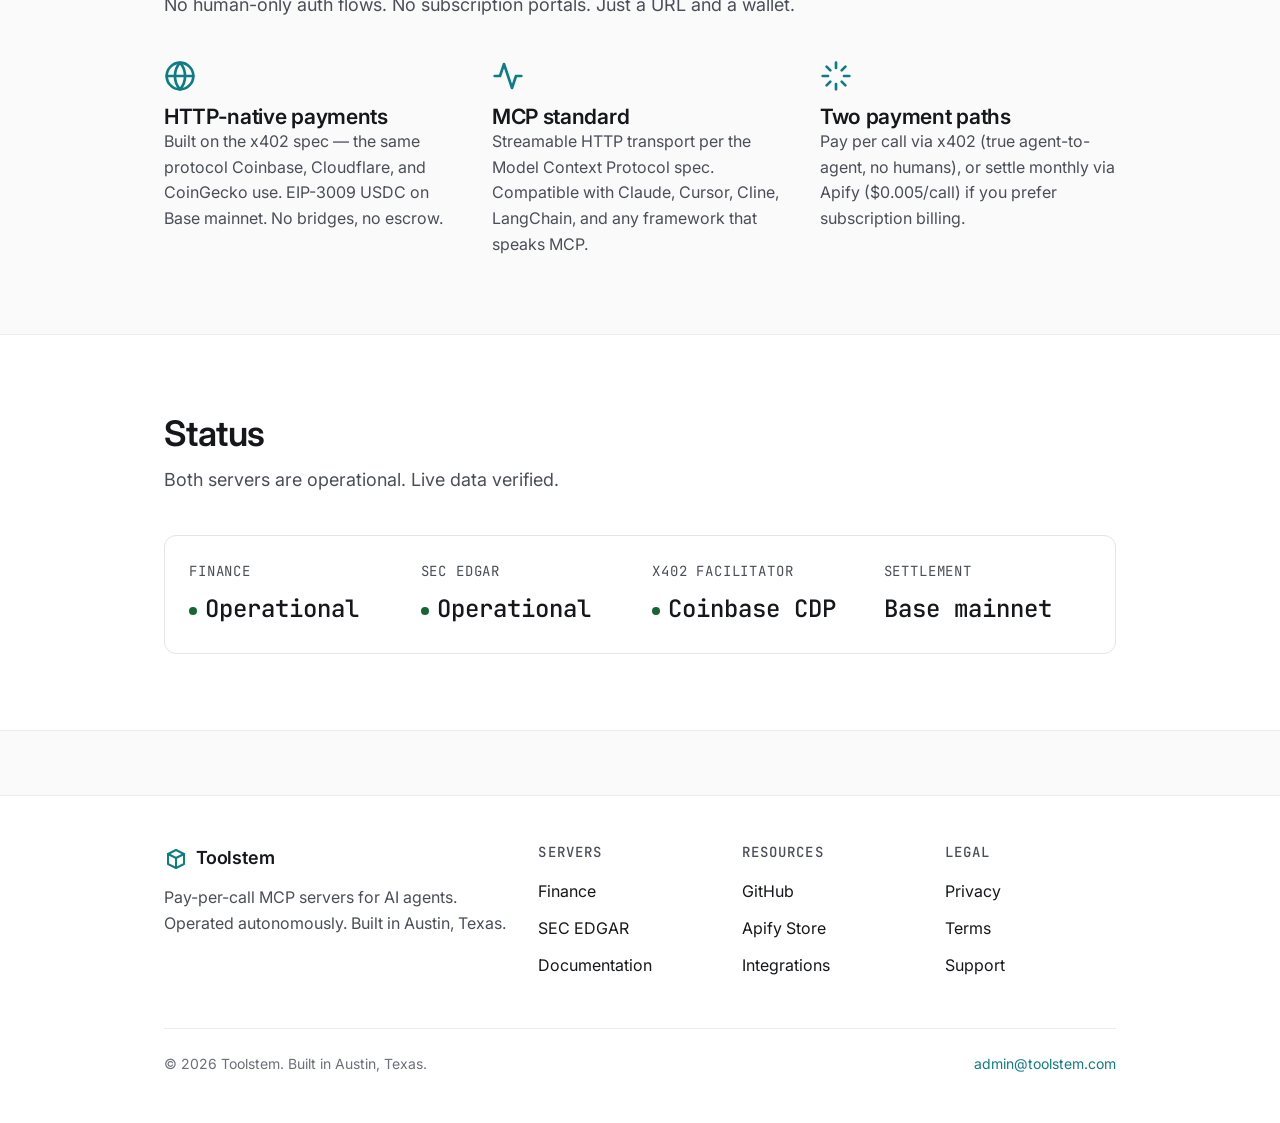
<file: mcp/index.html>
<!DOCTYPE html>
<html lang="en">
<head>
  <meta charset="UTF-8">
  <meta name="viewport" content="width=device-width, initial-scale=1.0">
  <title>Toolstem — Pay-per-call MCP servers for AI agents</title>
  <meta name="description" content="Pay-per-call MCP servers for autonomous AI agents. No accounts. No API keys. Just HTTP 402, settled in seconds on Base. Financial data and SEC EDGAR endpoints.">
  <meta property="og:title" content="Toolstem — Pay-per-call MCP servers for AI agents">
  <meta property="og:description" content="Pay-per-call MCP servers for autonomous AI agents. No accounts. No API keys. Just HTTP 402, settled in seconds on Base. Financial data and SEC EDGAR endpoints.">
  <meta property="og:type" content="website">
  <meta name="twitter:card" content="summary">
  <link rel="icon" type="image/svg+xml" href="/favicon.svg">
  <link rel="canonical" href="https://toolstem.com/">
  <meta property="og:url" content="https://toolstem.com/">
  <link rel="preconnect" href="https://fonts.googleapis.com">
  <link rel="preconnect" href="https://fonts.gstatic.com" crossorigin>
  <link rel="preload" as="style" href="https://fonts.googleapis.com/css2?family=Inter:wght@400;500;600;700&family=JetBrains+Mono:wght@400;500&display=swap">
  <link href="https://fonts.googleapis.com/css2?family=Inter:wght@400;500;600;700&family=JetBrains+Mono:wght@400;500&display=swap" rel="stylesheet">
  <link rel="stylesheet" href="/styles.css">
  <script>
    // Theme bootstrap (runs before paint to avoid flash)
    (function() {
      var t = (window.matchMedia && matchMedia('(prefers-color-scheme:dark)').matches) ? 'dark' : 'light';
      document.documentElement.setAttribute('data-theme', t);
    })();
  </script>
</head>
<body>
<a href="#main" class="skip-link">Skip to content</a>
<header class="site-header">
  <div class="container site-header__inner">
    <a href="/" class="site-header__brand" aria-label="Toolstem home">
      <svg viewBox="0 0 24 24" fill="none" stroke="currentColor" stroke-width="2" stroke-linecap="round" stroke-linejoin="round" aria-hidden="true">
        <path d="M4 7 L12 3 L20 7 L20 17 L12 21 L4 17 Z"/>
        <path d="M4 7 L12 11 L20 7"/>
        <path d="M12 11 L12 21"/>
      </svg>
      <span>Toolstem</span>
    </a>
    <button type="button" class="nav-toggle" data-nav-toggle aria-expanded="false" aria-controls="site-nav" aria-label="Toggle navigation menu">
      <svg width="20" height="20" viewBox="0 0 24 24" fill="none" stroke="currentColor" stroke-width="2" stroke-linecap="round" aria-hidden="true">
        <line x1="3" y1="6" x2="21" y2="6"/><line x1="3" y1="12" x2="21" y2="12"/><line x1="3" y1="18" x2="21" y2="18"/>
      </svg>
    </button>
    <nav class="site-nav" id="site-nav" aria-label="Primary">
      <a href="/finance/">Finance</a>
      <a href="/sec/">SEC</a>
      <a href="/playground/">Playground</a>
      <a href="/docs/">Docs</a>
      <a href="https://github.com/toolstem" rel="noopener noreferrer">GitHub</a>
      <button type="button" class="theme-toggle" data-theme-toggle aria-label="Toggle dark mode">
        <svg width="18" height="18" viewBox="0 0 24 24" fill="none" stroke="currentColor" stroke-width="2" aria-hidden="true">
          <path d="M21 12.79A9 9 0 1 1 11.21 3 7 7 0 0 0 21 12.79z"/>
        </svg>
      </button>
    </nav>
  </div>
</header>

<main id="main">

<section class="hero">
  <div class="container">
    <span class="hero__eyebrow">x402 native · MCP standard</span>
    <h1>Pay-per-call MCP servers for AI&nbsp;agents.</h1>
    <p class="hero__lede">
      No accounts. No API keys. No monthly contracts.
      Just HTTP 402, settled on Base in seconds.
      Built for autonomous agents that buy data without a human in the loop.
    </p>
    <p style="margin-bottom: var(--space-4); font-size: var(--text-sm);"><a href="/playground/">Try without a wallet &rarr;</a> Real, cached responses from our paid MCP — no wallet needed.</p>
    <div class="hero__cta">
      <a href="/docs/" class="btn btn--primary">
        Read the docs
        <svg viewBox="0 0 24 24" fill="none" stroke="currentColor" stroke-width="2"><path d="M5 12h14M13 5l7 7-7 7"/></svg>
      </a>
      <a href="https://github.com/toolstem" rel="noopener" class="btn btn--ghost">
        <svg viewBox="0 0 24 24" fill="currentColor" stroke="none"><path d="M12 2C6.477 2 2 6.477 2 12c0 4.42 2.865 8.166 6.839 9.489.5.092.682-.217.682-.482 0-.237-.009-.866-.014-1.7-2.782.603-3.369-1.342-3.369-1.342-.454-1.155-1.11-1.462-1.11-1.462-.908-.62.069-.608.069-.608 1.003.07 1.531 1.03 1.531 1.03.892 1.529 2.341 1.087 2.91.832.092-.647.35-1.088.636-1.338-2.22-.253-4.555-1.11-4.555-4.943 0-1.091.39-1.984 1.029-2.682-.103-.253-.446-1.27.098-2.647 0 0 .84-.269 2.75 1.025A9.578 9.578 0 0112 6.836c.85.004 1.705.114 2.504.336 1.909-1.294 2.748-1.025 2.748-1.025.546 1.378.202 2.394.1 2.647.64.698 1.028 1.591 1.028 2.682 0 3.842-2.339 4.687-4.566 4.935.359.309.678.92.678 1.852 0 1.336-.012 2.415-.012 2.743 0 .267.18.578.688.48C19.137 20.163 22 16.418 22 12c0-5.523-4.477-10-10-10z"/></svg>
        View on GitHub
      </a>
    </div>
  </div>
</section>

<section class="products">
  <div class="container">
    <h2 class="section__title">Two servers. Both live. Both autonomous.</h2>
    <p class="section__lede">Each server speaks the Model Context Protocol and accepts payment via x402 or Apify. Connect from any MCP-compatible agent.</p>
    <div class="products__grid">
      <article class="product-card">
        <span class="product-card__tag">Finance</span>
        <h3>Toolstem Financial Intelligence</h3>
        <p>Real-time stock fundamentals, market data, and global equity quotes (US, EU, APAC). Earnings, ratios, peer comps, technicals. Powered by Financial Modeling Prep.</p>
        <a href="/finance/" class="product-card__link">
          Explore the Finance server
          <svg viewBox="0 0 24 24" fill="none" stroke="currentColor" stroke-width="2"><path d="M5 12h14M13 5l7 7-7 7"/></svg>
        </a>
        <div class="product-card__meta">
          <span><strong>$0.01</strong>/call (x402)</span>
          <span><strong>$0.005</strong>/call (Apify)</span>
        </div>
      </article>
      <article class="product-card">
        <span class="product-card__tag">SEC</span>
        <h3>Toolstem SEC EDGAR Signal Intelligence</h3>
        <p>Pay-per-call access to SEC EDGAR filings: 10-K, 10-Q, 8-K, insider transactions, institutional holdings, earnings transcripts. The only x402-listed SEC EDGAR endpoint we know of.</p>
        <a href="/sec/" class="product-card__link">
          Explore the SEC server
          <svg viewBox="0 0 24 24" fill="none" stroke="currentColor" stroke-width="2"><path d="M5 12h14M13 5l7 7-7 7"/></svg>
        </a>
        <div class="product-card__meta">
          <span><strong>$0.01</strong>/call (x402)</span>
          <span><strong>$0.005</strong>/call (Apify)</span>
        </div>
      </article>
    </div>
  </div>
</section>

<section class="section section--alt">
  <div class="container">
    <h2 class="section__title">How it works</h2>
    <p class="section__lede">An agent calls a tool. The server returns 402 with a payment challenge in the response header. The agent's wallet signs. The server returns data. End to end in seconds.</p>

    <div class="code-block">
      <div class="code-block__header">
        <span>curl · x402 challenge</span>
        <span>HTTP 402</span>
      </div>
<pre><code><span class="cmt"># 1. Agent attempts the tool call</span>
<span class="kw">$</span> curl -i -X POST https://mcp.toolstem.com/mcp/finance \
    -H <span class="str">"Content-Type: application/json"</span> \
    -d <span class="str">'{"jsonrpc":"2.0","id":1,"method":"tools/call",
        "params":{"name":"get_stock_snapshot","arguments":{"symbol":"AAPL"}}}'</span>

<span class="cmt"># Server responds: HTTP 402 Payment Required.
# The response body is empty {}; the x402 challenge
# is delivered in the `payment-required` HEADER, base64-encoded.</span>

HTTP/2 402
content-type: application/json
payment-required: eyJ4NDAyVmVyc2lvbiI6MiwiYWNjZXB0cyI6W3sic2NoZW1lIjoi...

{}

<span class="cmt"># Decoded `payment-required` header:</span>
{
  <span class="kw">"x402Version"</span>: 2,
  <span class="kw">"accepts"</span>: [{
    <span class="kw">"scheme"</span>: <span class="str">"exact"</span>,
    <span class="kw">"network"</span>: <span class="str">"eip155:8453"</span>,
    <span class="kw">"amount"</span>: <span class="str">"10000"</span>,           <span class="cmt">// 0.01 USDC, 6 decimals</span>
    <span class="kw">"asset"</span>: <span class="str">"0x833589fCD..."</span>, <span class="cmt">// USDC on Base</span>
    <span class="kw">"payTo"</span>: <span class="str">"0xB009DA69..."</span>,
    <span class="kw">"maxTimeoutSeconds"</span>: 60
  }]
}</code></pre>
    </div>

    <div class="code-block">
      <div class="code-block__header">
        <span>x402 settled call · agent-side flow</span>
        <span>HTTP 200</span>
      </div>
<pre><code><span class="cmt"># 2. Agent's wallet signs EIP-3009 transferWithAuthorization,
#    re-issues the request with the X-PAYMENT header.
#    Coinbase CDP facilitator settles on Base. Server returns data.</span>

<span class="kw">$</span> curl -X POST https://mcp.toolstem.com/mcp/finance \
    -H <span class="str">"X-PAYMENT: &lt;signed-payload&gt;"</span> \
    -d <span class="str">'{"jsonrpc":"2.0","id":1,...}'</span>

<span class="cmt"># 200 OK — data arrives, payment settled on chain.</span>
{
  <span class="kw">"jsonrpc"</span>: <span class="str">"2.0"</span>, <span class="kw">"id"</span>: 1,
  <span class="kw">"result"</span>: {
    <span class="kw">"symbol"</span>: <span class="str">"AAPL"</span>,
    <span class="kw">"company_name"</span>: <span class="str">"Apple Inc."</span>,
    <span class="kw">"price"</span>: { <span class="kw">"current"</span>: 198.15, <span class="kw">"change_percent"</span>: 0.72 },
    <span class="kw">"valuation"</span>: {
      <span class="kw">"market_cap_readable"</span>: <span class="str">"$3.05T"</span>,
      <span class="kw">"pe_ratio"</span>: 32.8,
      <span class="kw">"dcf_signal"</span>: <span class="str">"FAIRLY VALUED"</span>
    },
    <span class="kw">"rating"</span>: { <span class="kw">"recommendation"</span>: <span class="str">"Strong Buy"</span> }
  }
}</code></pre>
    </div>
  </div>
</section>

<section class="section">
  <div class="container">
    <h2 class="section__title">Built for the agent stack</h2>
    <p class="section__lede">No human-only auth flows. No subscription portals. Just a URL and a wallet.</p>
    <div class="features">
      <div class="feature">
        <div class="feature__icon">
          <svg viewBox="0 0 24 24" fill="none" stroke="currentColor" stroke-width="2" stroke-linecap="round" stroke-linejoin="round" width="32" height="32"><circle cx="12" cy="12" r="10"/><path d="M2 12h20M12 2a15 15 0 010 20M12 2a15 15 0 000 20"/></svg>
        </div>
        <h3>HTTP-native payments</h3>
        <p>Built on the x402 spec — the same protocol Coinbase, Cloudflare, and CoinGecko use. EIP-3009 USDC on Base mainnet. No bridges, no escrow.</p>
      </div>
      <div class="feature">
        <div class="feature__icon">
          <svg viewBox="0 0 24 24" fill="none" stroke="currentColor" stroke-width="2" stroke-linecap="round" stroke-linejoin="round" width="32" height="32"><polyline points="22 12 18 12 15 21 9 3 6 12 2 12"/></svg>
        </div>
        <h3>MCP standard</h3>
        <p>Streamable HTTP transport per the Model Context Protocol spec. Compatible with Claude, Cursor, Cline, LangChain, and any framework that speaks MCP.</p>
      </div>
      <div class="feature">
        <div class="feature__icon">
          <svg viewBox="0 0 24 24" fill="none" stroke="currentColor" stroke-width="2" stroke-linecap="round" stroke-linejoin="round" width="32" height="32"><path d="M12 2v4M12 18v4M4.93 4.93l2.83 2.83M16.24 16.24l2.83 2.83M2 12h4M18 12h4M4.93 19.07l2.83-2.83M16.24 7.76l2.83-2.83"/></svg>
        </div>
        <h3>Two payment paths</h3>
        <p>Pay per call via x402 (true agent-to-agent, no humans), or settle monthly via Apify ($0.005/call) if you prefer subscription billing.</p>
      </div>
    </div>
  </div>
</section>

<section class="section section--alt">
  <div class="container">
    <h2 class="section__title">Status</h2>
    <p class="section__lede">Both servers are operational. Live data verified.</p>
    <div class="status-row">
      <div class="status-cell">
        <div class="status-cell__label">Finance</div>
        <div class="status-cell__value status-cell__value--ok">Operational</div>
      </div>
      <div class="status-cell">
        <div class="status-cell__label">SEC EDGAR</div>
        <div class="status-cell__value status-cell__value--ok">Operational</div>
      </div>
      <div class="status-cell">
        <div class="status-cell__label">x402 facilitator</div>
        <div class="status-cell__value status-cell__value--ok">Coinbase CDP</div>
      </div>
      <div class="status-cell">
        <div class="status-cell__label">Settlement</div>
        <div class="status-cell__value">Base mainnet</div>
      </div>
    </div>
  </div>
</section>

</main>
<footer class="site-footer">
  <div class="container">
    <div class="site-footer__grid">
      <div class="site-footer__brand">
        <a href="/" class="site-header__brand">
          <svg viewBox="0 0 24 24" fill="none" stroke="currentColor" stroke-width="2" stroke-linecap="round" stroke-linejoin="round" aria-hidden="true" width="20" height="20">
            <path d="M4 7 L12 3 L20 7 L20 17 L12 21 L4 17 Z"/>
            <path d="M4 7 L12 11 L20 7"/>
            <path d="M12 11 L12 21"/>
          </svg>
          <span>Toolstem</span>
        </a>
        <p>Pay-per-call MCP servers for AI agents. Operated autonomously. Built in Austin, Texas.</p>
      </div>
      <nav class="footer-col" aria-label="Servers">
        <h2 class="footer-col__heading">Servers</h2>
        <ul>
          <li><a href="/finance/">Finance</a></li>
          <li><a href="/sec/">SEC EDGAR</a></li>
          <li><a href="/docs/">Documentation</a></li>
        </ul>
      </nav>
      <nav class="footer-col" aria-label="Resources">
        <h2 class="footer-col__heading">Resources</h2>
        <ul>
          <li><a href="https://github.com/toolstem" rel="noopener noreferrer">GitHub</a></li>
          <li><a href="https://apify.com/toolstem" rel="noopener noreferrer">Apify Store</a></li>
          <li><a href="/docs/#integrations">Integrations</a></li>
        </ul>
      </nav>
      <nav class="footer-col" aria-label="Legal">
        <h2 class="footer-col__heading">Legal</h2>
        <ul>
          <li><a href="/privacy/">Privacy</a></li>
          <li><a href="/terms/">Terms</a></li>
          <li><a href="/support/">Support</a></li>
        </ul>
      </nav>
    </div>
    <div class="site-footer__bottom">
      <span>© 2026 Toolstem. Built in Austin, Texas.</span>
      <span><a href="mailto:admin@toolstem.com">admin@toolstem.com</a></span>
    </div>
  </div>
</footer>

<script>// Theme toggle (in-memory only, sandbox-safe) + mobile nav drawer
(function () {
  var root = document.documentElement;

  function setTheme(t) {
    root.setAttribute('data-theme', t);
    var btn = document.querySelector('[data-theme-toggle]');
    if (btn) btn.setAttribute('aria-label', 'Switch to ' + (t === 'dark' ? 'light' : 'dark') + ' mode');
  }

  document.addEventListener('click', function (e) {
    var tt = e.target.closest('[data-theme-toggle]');
    if (tt) {
      var current = root.getAttribute('data-theme') || (matchMedia('(prefers-color-scheme:dark)').matches ? 'dark' : 'light');
      setTheme(current === 'dark' ? 'light' : 'dark');
      return;
    }
    var navBtn = e.target.closest('[data-nav-toggle]');
    if (navBtn) {
      var nav = document.getElementById('site-nav');
      if (nav) {
        var open = nav.classList.toggle('site-nav--open');
        navBtn.setAttribute('aria-expanded', open ? 'true' : 'false');
      }
      return;
    }
  });

  // Close nav when a link is clicked (mobile)
  document.addEventListener('click', function (e) {
    if (e.target.closest('#site-nav a')) {
      var nav = document.getElementById('site-nav');
      if (nav && nav.classList.contains('site-nav--open')) {
        nav.classList.remove('site-nav--open');
        var btn = document.querySelector('[data-nav-toggle]');
        if (btn) btn.setAttribute('aria-expanded', 'false');
      }
    }
  });
})();
</script>
</body>
</html>
</file>
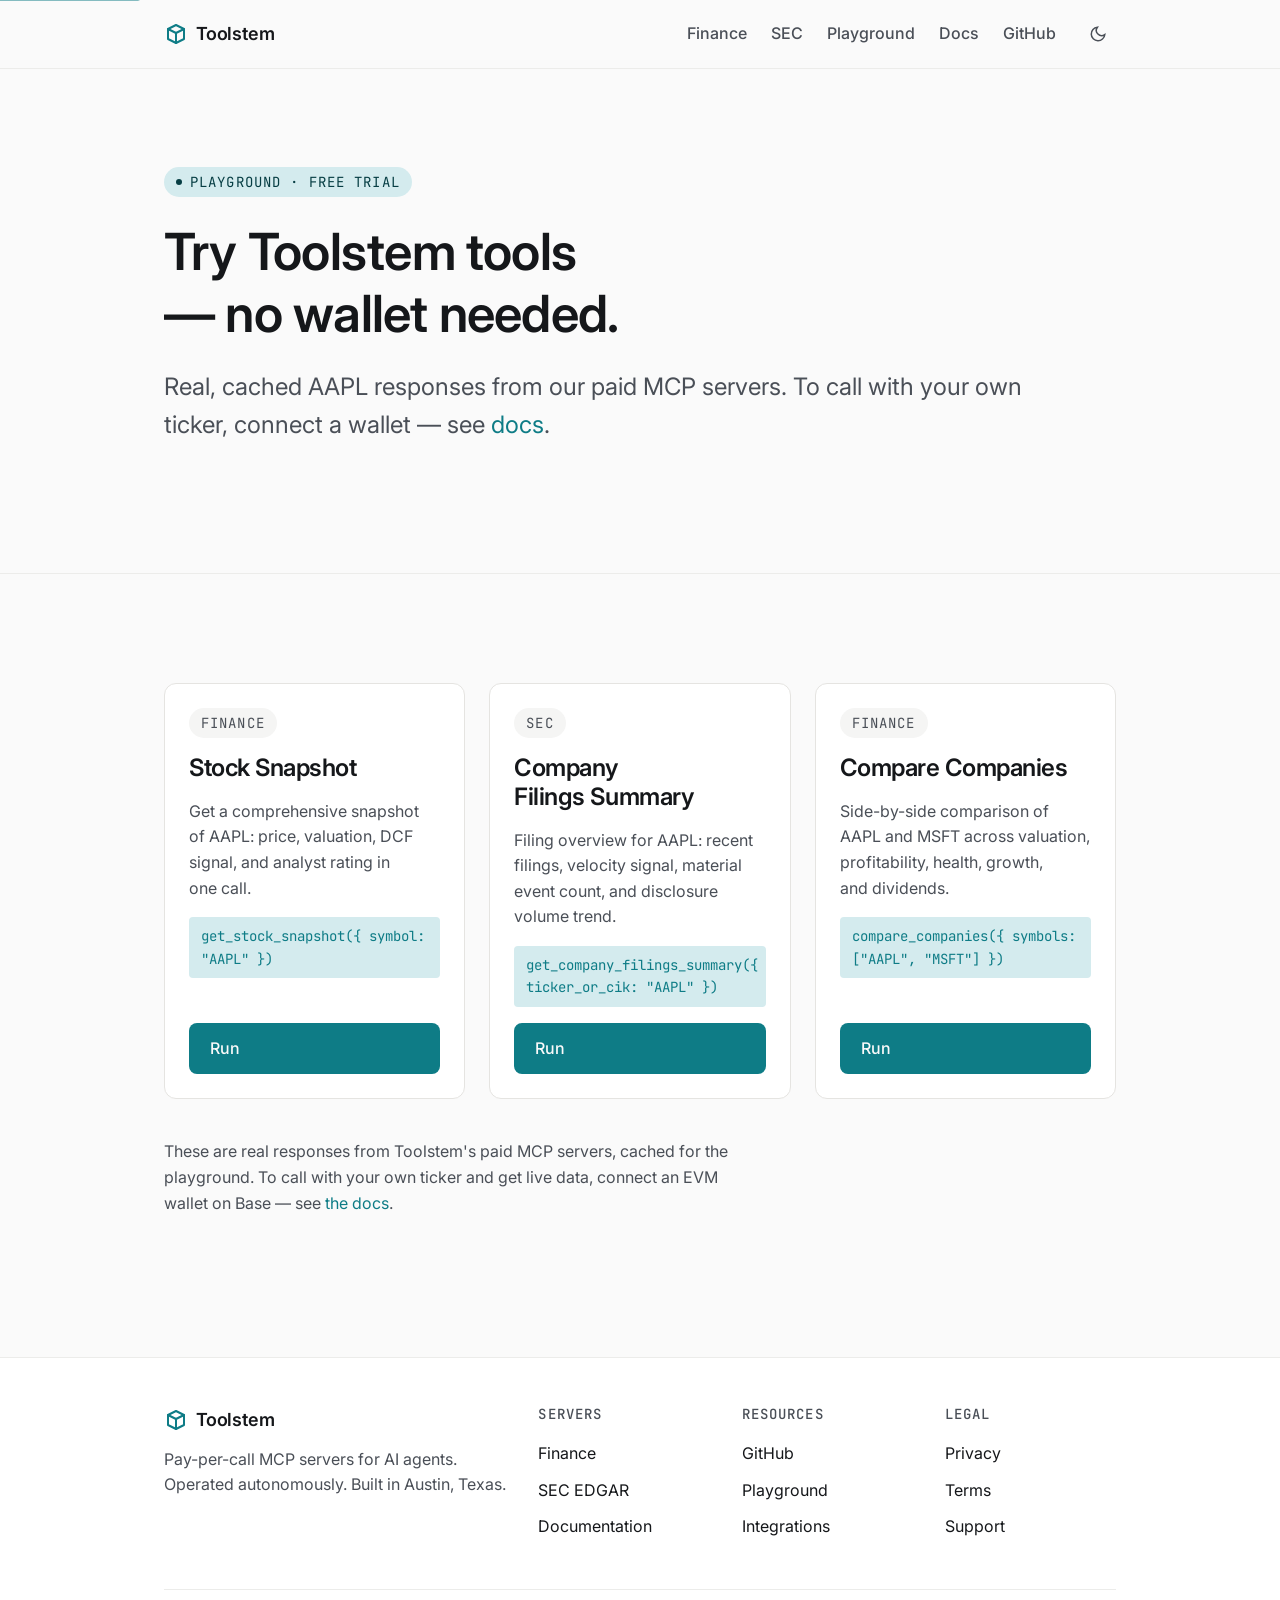
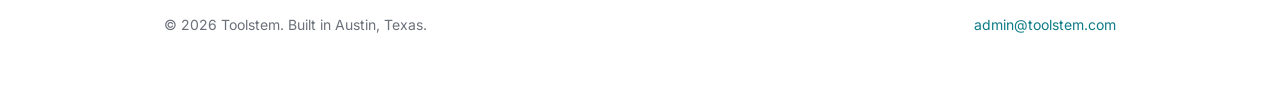
<file: playground/index.html>
<!DOCTYPE html>
<html lang="en">
<head>
  <meta charset="UTF-8">
  <meta name="viewport" content="width=device-width, initial-scale=1.0">
  <title>Toolstem Playground — Try MCP tools without a wallet</title>
  <meta name="description" content="Try Toolstem MCP tools with real, cached responses. No wallet required. See get_stock_snapshot, get_company_filings_summary, and compare_companies in action.">
  <meta property="og:title" content="Toolstem Playground — Try MCP tools without a wallet">
  <meta property="og:description" content="Try Toolstem MCP tools with real, cached responses. No wallet required.">
  <meta property="og:type" content="website">
  <meta name="twitter:card" content="summary">
  <link rel="icon" type="image/svg+xml" href="/favicon.svg">
  <link rel="canonical" href="https://toolstem.com/playground/">
  <meta property="og:url" content="https://toolstem.com/playground/">
  <link rel="preconnect" href="https://fonts.googleapis.com">
  <link rel="preconnect" href="https://fonts.gstatic.com" crossorigin>
  <link rel="preload" as="style" href="https://fonts.googleapis.com/css2?family=Inter:wght@400;500;600;700&family=JetBrains+Mono:wght@400;500&display=swap">
  <link href="https://fonts.googleapis.com/css2?family=Inter:wght@400;500;600;700&family=JetBrains+Mono:wght@400;500&display=swap" rel="stylesheet">
  <link rel="stylesheet" href="/styles.css">
  <script>
    (function() {
      var t = (window.matchMedia && matchMedia('(prefers-color-scheme:dark)').matches) ? 'dark' : 'light';
      document.documentElement.setAttribute('data-theme', t);
    })();
  </script>
  <style>
    .playground-grid {
      display: grid;
      grid-template-columns: repeat(auto-fit, minmax(300px, 1fr));
      gap: var(--space-6);
      margin-top: var(--space-8);
    }
    .playground-card {
      background: var(--color-surface);
      border: 1px solid var(--color-border);
      border-radius: var(--radius-lg);
      padding: var(--space-6);
      display: flex;
      flex-direction: column;
      gap: var(--space-4);
    }
    .playground-card__tag {
      display: inline-block;
      align-self: flex-start;
      padding: var(--space-1) var(--space-3);
      font-family: var(--font-mono);
      font-size: var(--text-xs);
      text-transform: uppercase;
      letter-spacing: 0.08em;
      color: var(--color-text-muted);
      background: var(--color-surface-2);
      border-radius: var(--radius-full);
    }
    .playground-card h3 {
      font-size: var(--text-lg);
      letter-spacing: -0.02em;
    }
    .playground-card p {
      color: var(--color-text-muted);
      font-size: var(--text-sm);
    }
    .playground-card__tool {
      font-family: var(--font-mono);
      font-size: var(--text-xs);
      color: var(--color-primary);
      background: var(--color-primary-highlight);
      padding: var(--space-2) var(--space-3);
      border-radius: var(--radius-sm);
    }
    .playground-card__btn {
      display: inline-flex;
      align-items: center;
      gap: var(--space-2);
      padding: var(--space-3) var(--space-5);
      font-size: var(--text-sm);
      font-weight: 500;
      border-radius: var(--radius-md);
      border: 1px solid transparent;
      background: var(--color-primary);
      color: var(--color-text-inverse);
      cursor: pointer;
      text-decoration: none;
      white-space: nowrap;
      margin-top: auto;
    }
    .playground-card__btn:hover {
      background: var(--color-primary-hover);
    }
    .playground-card__btn:disabled {
      opacity: 0.6;
      cursor: not-allowed;
    }
    .playground-card__result {
      display: none;
      font-family: var(--font-mono);
      font-size: 0.8rem;
      padding: var(--space-4);
      background: var(--color-surface-2);
      border: 1px solid var(--color-border);
      border-radius: var(--radius-md);
      overflow-x: auto;
      max-height: 300px;
      overflow-y: auto;
      white-space: pre-wrap;
      word-break: break-word;
      line-height: 1.5;
      color: var(--color-text);
    }
    .playground-card__result--visible {
      display: block;
    }
    .playground-card__result--error {
      border-color: var(--color-error);
      color: var(--color-error);
    }
  </style>
</head>
<body>
<a href="#main" class="skip-link">Skip to content</a>
<header class="site-header">
  <div class="container site-header__inner">
    <a href="/" class="site-header__brand" aria-label="Toolstem home">
      <svg viewBox="0 0 24 24" fill="none" stroke="currentColor" stroke-width="2" stroke-linecap="round" stroke-linejoin="round" aria-hidden="true">
        <path d="M4 7 L12 3 L20 7 L20 17 L12 21 L4 17 Z"/>
        <path d="M4 7 L12 11 L20 7"/>
        <path d="M12 11 L12 21"/>
      </svg>
      <span>Toolstem</span>
    </a>
    <button type="button" class="nav-toggle" data-nav-toggle aria-expanded="false" aria-controls="site-nav" aria-label="Toggle navigation menu">
      <svg width="20" height="20" viewBox="0 0 24 24" fill="none" stroke="currentColor" stroke-width="2" stroke-linecap="round" aria-hidden="true">
        <line x1="3" y1="6" x2="21" y2="6"/><line x1="3" y1="12" x2="21" y2="12"/><line x1="3" y1="18" x2="21" y2="18"/>
      </svg>
    </button>
    <nav class="site-nav" id="site-nav" aria-label="Primary">
      <a href="/finance/">Finance</a>
      <a href="/sec/">SEC</a>
      <a href="/playground/">Playground</a>
      <a href="/docs/">Docs</a>
      <a href="https://github.com/toolstem" rel="noopener noreferrer">GitHub</a>
      <button type="button" class="theme-toggle" data-theme-toggle aria-label="Toggle dark mode">
        <svg width="18" height="18" viewBox="0 0 24 24" fill="none" stroke="currentColor" stroke-width="2" aria-hidden="true">
          <path d="M21 12.79A9 9 0 1 1 11.21 3 7 7 0 0 0 21 12.79z"/>
        </svg>
      </button>
    </nav>
  </div>
</header>

<main id="main">

<section class="hero">
  <div class="container">
    <span class="hero__eyebrow">Playground · free trial</span>
    <h1>Try Toolstem tools — no wallet needed.</h1>
    <p class="hero__lede">
      Real, cached AAPL responses from our paid MCP servers.
      To call with your own ticker, connect a wallet — see <a href="/docs/">docs</a>.
    </p>
  </div>
</section>

<section class="section">
  <div class="container">
    <div class="playground-grid">

      <div class="playground-card">
        <span class="playground-card__tag">Finance</span>
        <h3>Stock Snapshot</h3>
        <p>Get a comprehensive snapshot of AAPL: price, valuation, DCF signal, and analyst rating in one call.</p>
        <div class="playground-card__tool">get_stock_snapshot({ symbol: "AAPL" })</div>
        <button class="playground-card__btn" data-tool="get_stock_snapshot" type="button">Run</button>
        <div class="playground-card__result" aria-live="polite"></div>
      </div>

      <div class="playground-card">
        <span class="playground-card__tag">SEC</span>
        <h3>Company Filings Summary</h3>
        <p>Filing overview for AAPL: recent filings, velocity signal, material event count, and disclosure volume trend.</p>
        <div class="playground-card__tool">get_company_filings_summary({ ticker_or_cik: "AAPL" })</div>
        <button class="playground-card__btn" data-tool="get_company_filings_summary" type="button">Run</button>
        <div class="playground-card__result" aria-live="polite"></div>
      </div>

      <div class="playground-card">
        <span class="playground-card__tag">Finance</span>
        <h3>Compare Companies</h3>
        <p>Side-by-side comparison of AAPL and MSFT across valuation, profitability, health, growth, and dividends.</p>
        <div class="playground-card__tool">compare_companies({ symbols: ["AAPL", "MSFT"] })</div>
        <button class="playground-card__btn" data-tool="compare_companies" type="button">Run</button>
        <div class="playground-card__result" aria-live="polite"></div>
      </div>

    </div>

    <p style="margin-top: var(--space-10); color: var(--color-text-muted); font-size: var(--text-sm); max-width: 60ch;">
      These are real responses from Toolstem's paid MCP servers, cached for the playground. To call with your own ticker and get live data, connect an EVM wallet on Base — see <a href="/docs/">the docs</a>.
    </p>
  </div>
</section>

</main>
<footer class="site-footer">
  <div class="container">
    <div class="site-footer__grid">
      <div class="site-footer__brand">
        <a href="/" class="site-header__brand">
          <svg viewBox="0 0 24 24" fill="none" stroke="currentColor" stroke-width="2" stroke-linecap="round" stroke-linejoin="round" aria-hidden="true" width="20" height="20">
            <path d="M4 7 L12 3 L20 7 L20 17 L12 21 L4 17 Z"/>
            <path d="M4 7 L12 11 L20 7"/>
            <path d="M12 11 L12 21"/>
          </svg>
          <span>Toolstem</span>
        </a>
        <p>Pay-per-call MCP servers for AI agents. Operated autonomously. Built in Austin, Texas.</p>
      </div>
      <nav class="footer-col" aria-label="Servers">
        <h2 class="footer-col__heading">Servers</h2>
        <ul>
          <li><a href="/finance/">Finance</a></li>
          <li><a href="/sec/">SEC EDGAR</a></li>
          <li><a href="/docs/">Documentation</a></li>
        </ul>
      </nav>
      <nav class="footer-col" aria-label="Resources">
        <h2 class="footer-col__heading">Resources</h2>
        <ul>
          <li><a href="https://github.com/toolstem" rel="noopener noreferrer">GitHub</a></li>
          <li><a href="/playground/">Playground</a></li>
          <li><a href="/docs/#integrations">Integrations</a></li>
        </ul>
      </nav>
      <nav class="footer-col" aria-label="Legal">
        <h2 class="footer-col__heading">Legal</h2>
        <ul>
          <li><a href="/privacy/">Privacy</a></li>
          <li><a href="/terms/">Terms</a></li>
          <li><a href="/support/">Support</a></li>
        </ul>
      </nav>
    </div>
    <div class="site-footer__bottom">
      <span>&copy; 2026 Toolstem. Built in Austin, Texas.</span>
      <span><a href="mailto:admin@toolstem.com">admin@toolstem.com</a></span>
    </div>
  </div>
</footer>

<script>
(function () {
  var root = document.documentElement;

  function setTheme(t) {
    root.setAttribute('data-theme', t);
    var btn = document.querySelector('[data-theme-toggle]');
    if (btn) btn.setAttribute('aria-label', 'Switch to ' + (t === 'dark' ? 'light' : 'dark') + ' mode');
  }

  document.addEventListener('click', function (e) {
    var tt = e.target.closest('[data-theme-toggle]');
    if (tt) {
      var current = root.getAttribute('data-theme') || (matchMedia('(prefers-color-scheme:dark)').matches ? 'dark' : 'light');
      setTheme(current === 'dark' ? 'light' : 'dark');
      return;
    }
    var navBtn = e.target.closest('[data-nav-toggle]');
    if (navBtn) {
      var nav = document.getElementById('site-nav');
      if (nav) {
        var open = nav.classList.toggle('site-nav--open');
        navBtn.setAttribute('aria-expanded', open ? 'true' : 'false');
      }
      return;
    }
  });

  document.addEventListener('click', function (e) {
    if (e.target.closest('#site-nav a')) {
      var nav = document.getElementById('site-nav');
      if (nav && nav.classList.contains('site-nav--open')) {
        nav.classList.remove('site-nav--open');
        var btn = document.querySelector('[data-nav-toggle]');
        if (btn) btn.setAttribute('aria-expanded', 'false');
      }
    }
  });

  // Playground buttons
  var BASE = 'https://mcp.toolstem.com/playground/';

  document.addEventListener('click', function (e) {
    var btn = e.target.closest('[data-tool]');
    if (!btn) return;
    var tool = btn.getAttribute('data-tool');
    var resultEl = btn.parentNode.querySelector('.playground-card__result');
    if (!resultEl) return;

    btn.disabled = true;
    btn.textContent = 'Loading\u2026';
    resultEl.className = 'playground-card__result playground-card__result--visible';
    resultEl.textContent = 'Calling ' + tool + '\u2026';

    fetch(BASE + encodeURIComponent(tool), { method: 'GET' })
      .then(function (res) {
        if (!res.ok) throw new Error('HTTP ' + res.status + (res.status === 404 ? ' \u2014 Playground endpoint not deployed yet. Check back soon!' : ''));
        return res.json();
      })
      .then(function (data) {
        resultEl.className = 'playground-card__result playground-card__result--visible';
        resultEl.textContent = JSON.stringify(data, null, 2);
      })
      .catch(function (err) {
        resultEl.className = 'playground-card__result playground-card__result--visible playground-card__result--error';
        resultEl.textContent = err.message || 'Something went wrong. Please try again.';
      })
      .finally(function () {
        btn.disabled = false;
        btn.textContent = 'Run';
      });
  });
})();
</script>
</body>
</html>
</file>
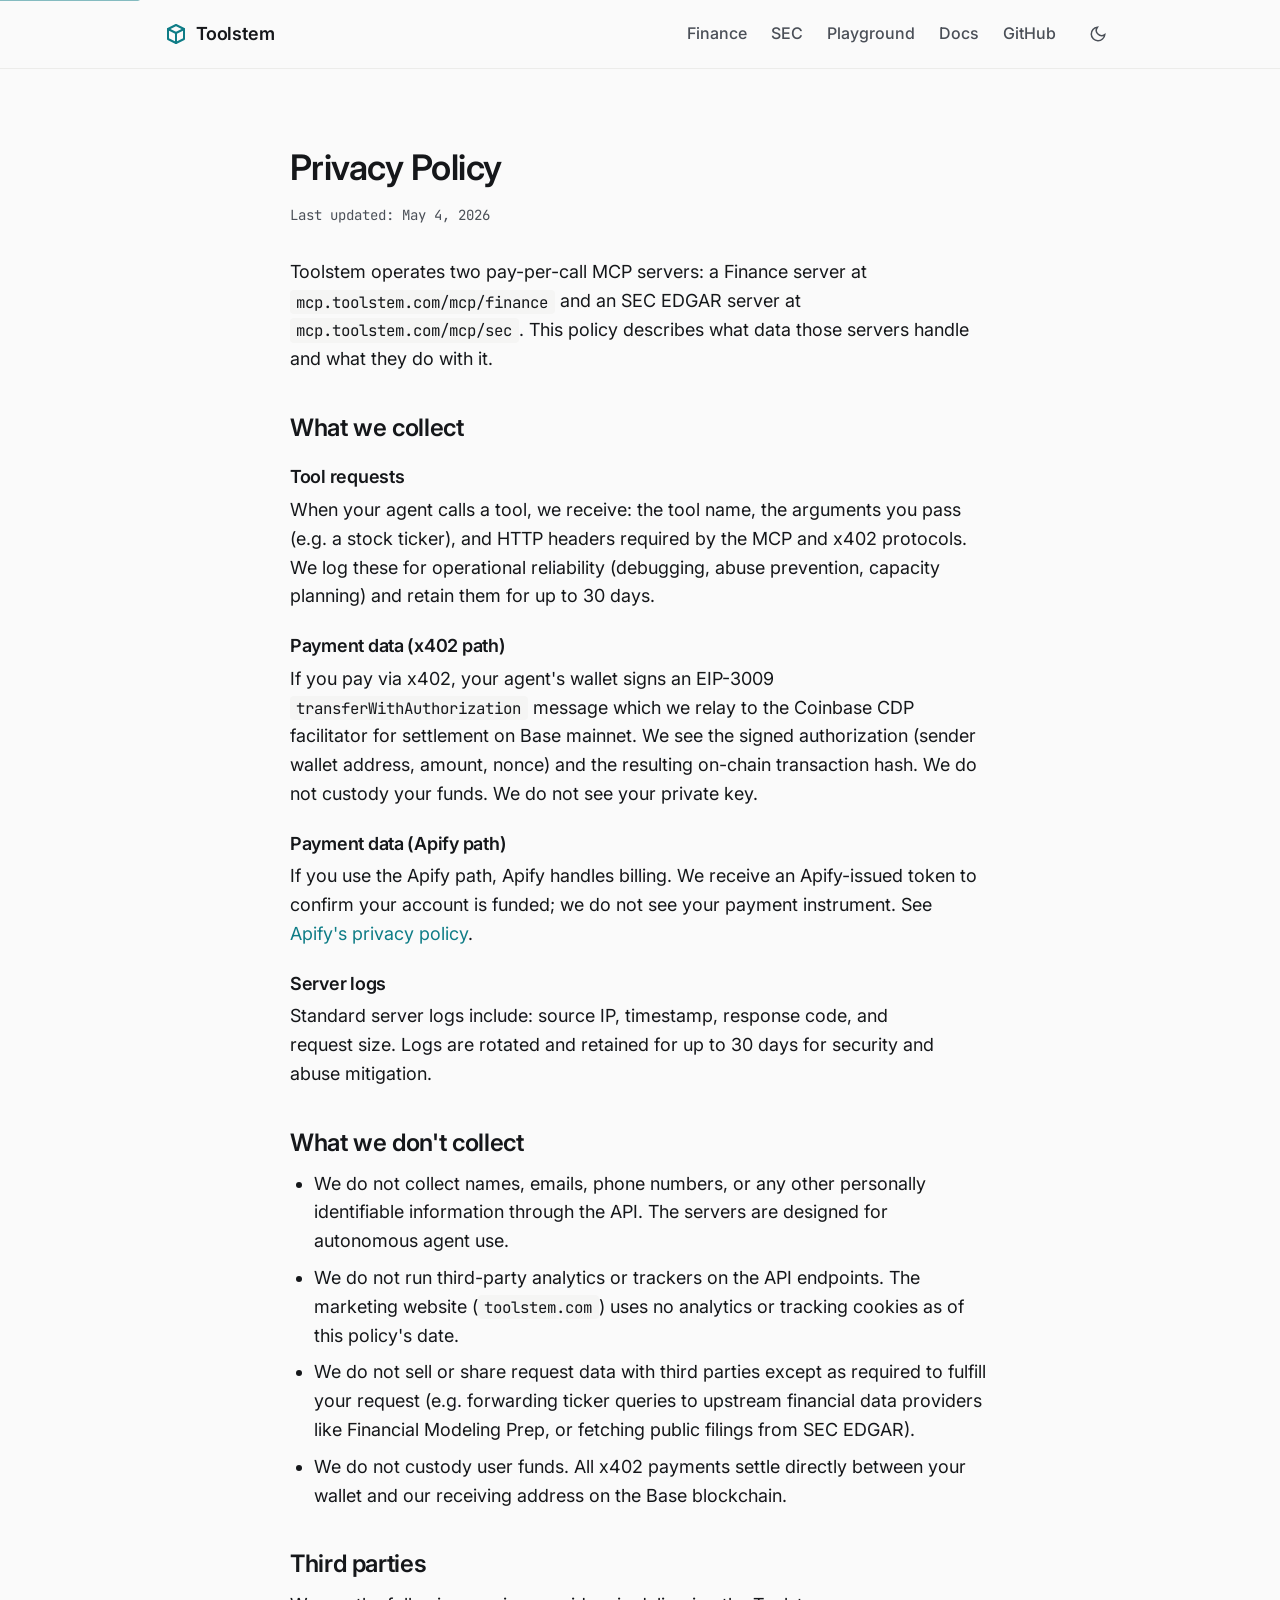
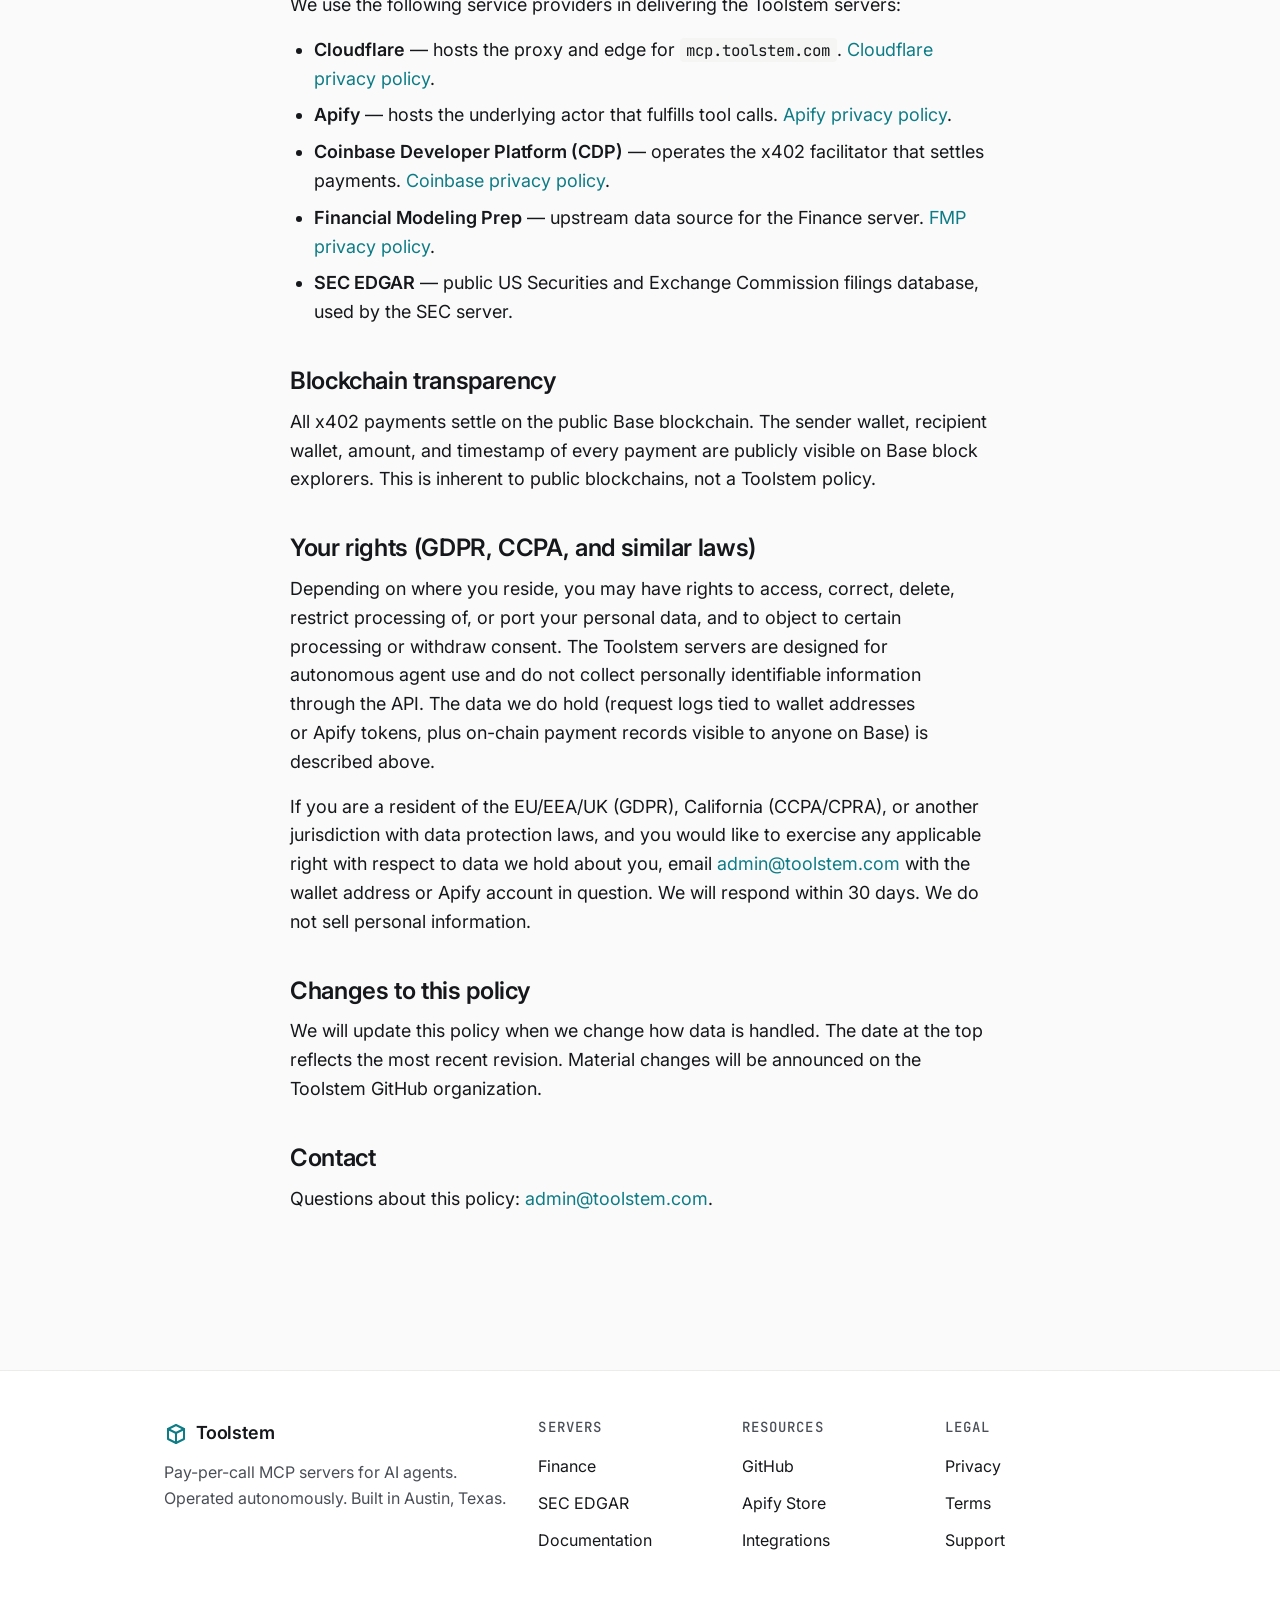
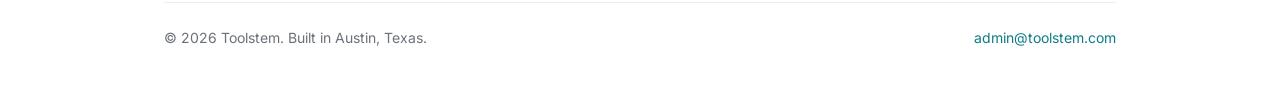
<file: privacy/index.html>
<!DOCTYPE html>
<html lang="en">
<head>
  <meta charset="UTF-8">
  <meta name="viewport" content="width=device-width, initial-scale=1.0">
  <title>Toolstem — Privacy Policy</title>
  <meta name="description" content="Toolstem privacy policy. What data the MCP servers handle, how x402 payments settle on Base, what we don't collect, and your rights under GDPR and CCPA.">
  <meta property="og:title" content="Toolstem — Privacy Policy">
  <meta property="og:description" content="Toolstem privacy policy. What data the MCP servers handle, how x402 payments settle on Base, what we don't collect, and your rights under GDPR and CCPA.">
  <meta property="og:type" content="website">
  <meta name="twitter:card" content="summary">
  <link rel="icon" type="image/svg+xml" href="/favicon.svg">
  <link rel="canonical" href="https://toolstem.com/privacy/">
  <meta property="og:url" content="https://toolstem.com/privacy/">
  <link rel="preconnect" href="https://fonts.googleapis.com">
  <link rel="preconnect" href="https://fonts.gstatic.com" crossorigin>
  <link rel="preload" as="style" href="https://fonts.googleapis.com/css2?family=Inter:wght@400;500;600;700&family=JetBrains+Mono:wght@400;500&display=swap">
  <link href="https://fonts.googleapis.com/css2?family=Inter:wght@400;500;600;700&family=JetBrains+Mono:wght@400;500&display=swap" rel="stylesheet">
  <link rel="stylesheet" href="/styles.css">
  <script>
    // Theme bootstrap (runs before paint to avoid flash)
    (function() {
      var t = (window.matchMedia && matchMedia('(prefers-color-scheme:dark)').matches) ? 'dark' : 'light';
      document.documentElement.setAttribute('data-theme', t);
    })();
  </script>
</head>
<body>
<a href="#main" class="skip-link">Skip to content</a>
<header class="site-header">
  <div class="container site-header__inner">
    <a href="/" class="site-header__brand" aria-label="Toolstem home">
      <svg viewBox="0 0 24 24" fill="none" stroke="currentColor" stroke-width="2" stroke-linecap="round" stroke-linejoin="round" aria-hidden="true">
        <path d="M4 7 L12 3 L20 7 L20 17 L12 21 L4 17 Z"/>
        <path d="M4 7 L12 11 L20 7"/>
        <path d="M12 11 L12 21"/>
      </svg>
      <span>Toolstem</span>
    </a>
    <button type="button" class="nav-toggle" data-nav-toggle aria-expanded="false" aria-controls="site-nav" aria-label="Toggle navigation menu">
      <svg width="20" height="20" viewBox="0 0 24 24" fill="none" stroke="currentColor" stroke-width="2" stroke-linecap="round" aria-hidden="true">
        <line x1="3" y1="6" x2="21" y2="6"/><line x1="3" y1="12" x2="21" y2="12"/><line x1="3" y1="18" x2="21" y2="18"/>
      </svg>
    </button>
    <nav class="site-nav" id="site-nav" aria-label="Primary">
      <a href="/finance/">Finance</a>
      <a href="/sec/">SEC</a>
      <a href="/playground/">Playground</a>
      <a href="/docs/">Docs</a>
      <a href="https://github.com/toolstem" rel="noopener noreferrer">GitHub</a>
      <button type="button" class="theme-toggle" data-theme-toggle aria-label="Toggle dark mode">
        <svg width="18" height="18" viewBox="0 0 24 24" fill="none" stroke="currentColor" stroke-width="2" aria-hidden="true">
          <path d="M21 12.79A9 9 0 1 1 11.21 3 7 7 0 0 0 21 12.79z"/>
        </svg>
      </button>
    </nav>
  </div>
</header>

<main id="main">

<section class="section">
  <div class="container container--narrow prose">
    <h1>Privacy Policy</h1>
    <p class="meta">Last updated: May 4, 2026</p>

    <p>Toolstem operates two pay-per-call MCP servers: a Finance server at <code>mcp.toolstem.com/mcp/finance</code> and an SEC EDGAR server at <code>mcp.toolstem.com/mcp/sec</code>. This policy describes what data those servers handle and what they do with it.</p>

    <h2>What we collect</h2>
    <h3>Tool requests</h3>
    <p>When your agent calls a tool, we receive: the tool name, the arguments you pass (e.g. a stock ticker), and HTTP headers required by the MCP and x402 protocols. We log these for operational reliability (debugging, abuse prevention, capacity planning) and retain them for up to 30 days.</p>

    <h3>Payment data (x402 path)</h3>
    <p>If you pay via x402, your agent's wallet signs an EIP-3009 <code>transferWithAuthorization</code> message which we relay to the Coinbase CDP facilitator for settlement on Base mainnet. We see the signed authorization (sender wallet address, amount, nonce) and the resulting on-chain transaction hash. We do not custody your funds. We do not see your private key.</p>

    <h3>Payment data (Apify path)</h3>
    <p>If you use the Apify path, Apify handles billing. We receive an Apify-issued token to confirm your account is funded; we do not see your payment instrument. See <a href="https://apify.com/privacy">Apify's privacy policy</a>.</p>

    <h3>Server logs</h3>
    <p>Standard server logs include: source IP, timestamp, response code, and request size. Logs are rotated and retained for up to 30 days for security and abuse mitigation.</p>

    <h2>What we don't collect</h2>
    <ul>
      <li>We do not collect names, emails, phone numbers, or any other personally identifiable information through the API. The servers are designed for autonomous agent use.</li>
      <li>We do not run third-party analytics or trackers on the API endpoints. The marketing website (<code>toolstem.com</code>) uses no analytics or tracking cookies as of this policy's date.</li>
      <li>We do not sell or share request data with third parties except as required to fulfill your request (e.g. forwarding ticker queries to upstream financial data providers like Financial Modeling Prep, or fetching public filings from SEC EDGAR).</li>
      <li>We do not custody user funds. All x402 payments settle directly between your wallet and our receiving address on the Base blockchain.</li>
    </ul>

    <h2>Third parties</h2>
    <p>We use the following service providers in delivering the Toolstem servers:</p>
    <ul>
      <li><strong>Cloudflare</strong> — hosts the proxy and edge for <code>mcp.toolstem.com</code>. <a href="https://www.cloudflare.com/privacypolicy/">Cloudflare privacy policy</a>.</li>
      <li><strong>Apify</strong> — hosts the underlying actor that fulfills tool calls. <a href="https://apify.com/privacy">Apify privacy policy</a>.</li>
      <li><strong>Coinbase Developer Platform (CDP)</strong> — operates the x402 facilitator that settles payments. <a href="https://www.coinbase.com/legal/privacy">Coinbase privacy policy</a>.</li>
      <li><strong>Financial Modeling Prep</strong> — upstream data source for the Finance server. <a href="https://site.financialmodelingprep.com/privacy">FMP privacy policy</a>.</li>
      <li><strong>SEC EDGAR</strong> — public US Securities and Exchange Commission filings database, used by the SEC server.</li>
    </ul>

    <h2>Blockchain transparency</h2>
    <p>All x402 payments settle on the public Base blockchain. The sender wallet, recipient wallet, amount, and timestamp of every payment are publicly visible on Base block explorers. This is inherent to public blockchains, not a Toolstem policy.</p>

    <h2>Your rights (GDPR, CCPA, and similar laws)</h2>
    <p>Depending on where you reside, you may have rights to access, correct, delete, restrict processing of, or port your personal data, and to object to certain processing or withdraw consent. The Toolstem servers are designed for autonomous agent use and do not collect personally identifiable information through the API. The data we do hold (request logs tied to wallet addresses or Apify tokens, plus on-chain payment records visible to anyone on Base) is described above.</p>
    <p>If you are a resident of the EU/EEA/UK (GDPR), California (CCPA/CPRA), or another jurisdiction with data protection laws, and you would like to exercise any applicable right with respect to data we hold about you, email <a href="mailto:admin@toolstem.com">admin@toolstem.com</a> with the wallet address or Apify account in question. We will respond within 30 days. We do not sell personal information.</p>

    <h2>Changes to this policy</h2>
    <p>We will update this policy when we change how data is handled. The date at the top reflects the most recent revision. Material changes will be announced on the Toolstem GitHub organization.</p>

    <h2>Contact</h2>
    <p>Questions about this policy: <a href="mailto:admin@toolstem.com">admin@toolstem.com</a>.</p>
  </div>
</section>

</main>
<footer class="site-footer">
  <div class="container">
    <div class="site-footer__grid">
      <div class="site-footer__brand">
        <a href="/" class="site-header__brand">
          <svg viewBox="0 0 24 24" fill="none" stroke="currentColor" stroke-width="2" stroke-linecap="round" stroke-linejoin="round" aria-hidden="true" width="20" height="20">
            <path d="M4 7 L12 3 L20 7 L20 17 L12 21 L4 17 Z"/>
            <path d="M4 7 L12 11 L20 7"/>
            <path d="M12 11 L12 21"/>
          </svg>
          <span>Toolstem</span>
        </a>
        <p>Pay-per-call MCP servers for AI agents. Operated autonomously. Built in Austin, Texas.</p>
      </div>
      <nav class="footer-col" aria-label="Servers">
        <h2 class="footer-col__heading">Servers</h2>
        <ul>
          <li><a href="/finance/">Finance</a></li>
          <li><a href="/sec/">SEC EDGAR</a></li>
          <li><a href="/docs/">Documentation</a></li>
        </ul>
      </nav>
      <nav class="footer-col" aria-label="Resources">
        <h2 class="footer-col__heading">Resources</h2>
        <ul>
          <li><a href="https://github.com/toolstem" rel="noopener noreferrer">GitHub</a></li>
          <li><a href="https://apify.com/toolstem" rel="noopener noreferrer">Apify Store</a></li>
          <li><a href="/docs/#integrations">Integrations</a></li>
        </ul>
      </nav>
      <nav class="footer-col" aria-label="Legal">
        <h2 class="footer-col__heading">Legal</h2>
        <ul>
          <li><a href="/privacy/">Privacy</a></li>
          <li><a href="/terms/">Terms</a></li>
          <li><a href="/support/">Support</a></li>
        </ul>
      </nav>
    </div>
    <div class="site-footer__bottom">
      <span>© 2026 Toolstem. Built in Austin, Texas.</span>
      <span><a href="mailto:admin@toolstem.com">admin@toolstem.com</a></span>
    </div>
  </div>
</footer>

<script>// Theme toggle (in-memory only, sandbox-safe) + mobile nav drawer
(function () {
  var root = document.documentElement;

  function setTheme(t) {
    root.setAttribute('data-theme', t);
    var btn = document.querySelector('[data-theme-toggle]');
    if (btn) btn.setAttribute('aria-label', 'Switch to ' + (t === 'dark' ? 'light' : 'dark') + ' mode');
  }

  document.addEventListener('click', function (e) {
    var tt = e.target.closest('[data-theme-toggle]');
    if (tt) {
      var current = root.getAttribute('data-theme') || (matchMedia('(prefers-color-scheme:dark)').matches ? 'dark' : 'light');
      setTheme(current === 'dark' ? 'light' : 'dark');
      return;
    }
    var navBtn = e.target.closest('[data-nav-toggle]');
    if (navBtn) {
      var nav = document.getElementById('site-nav');
      if (nav) {
        var open = nav.classList.toggle('site-nav--open');
        navBtn.setAttribute('aria-expanded', open ? 'true' : 'false');
      }
      return;
    }
  });

  // Close nav when a link is clicked (mobile)
  document.addEventListener('click', function (e) {
    if (e.target.closest('#site-nav a')) {
      var nav = document.getElementById('site-nav');
      if (nav && nav.classList.contains('site-nav--open')) {
        nav.classList.remove('site-nav--open');
        var btn = document.querySelector('[data-nav-toggle]');
        if (btn) btn.setAttribute('aria-expanded', 'false');
      }
    }
  });
})();
</script>
</body>
</html>
</file>
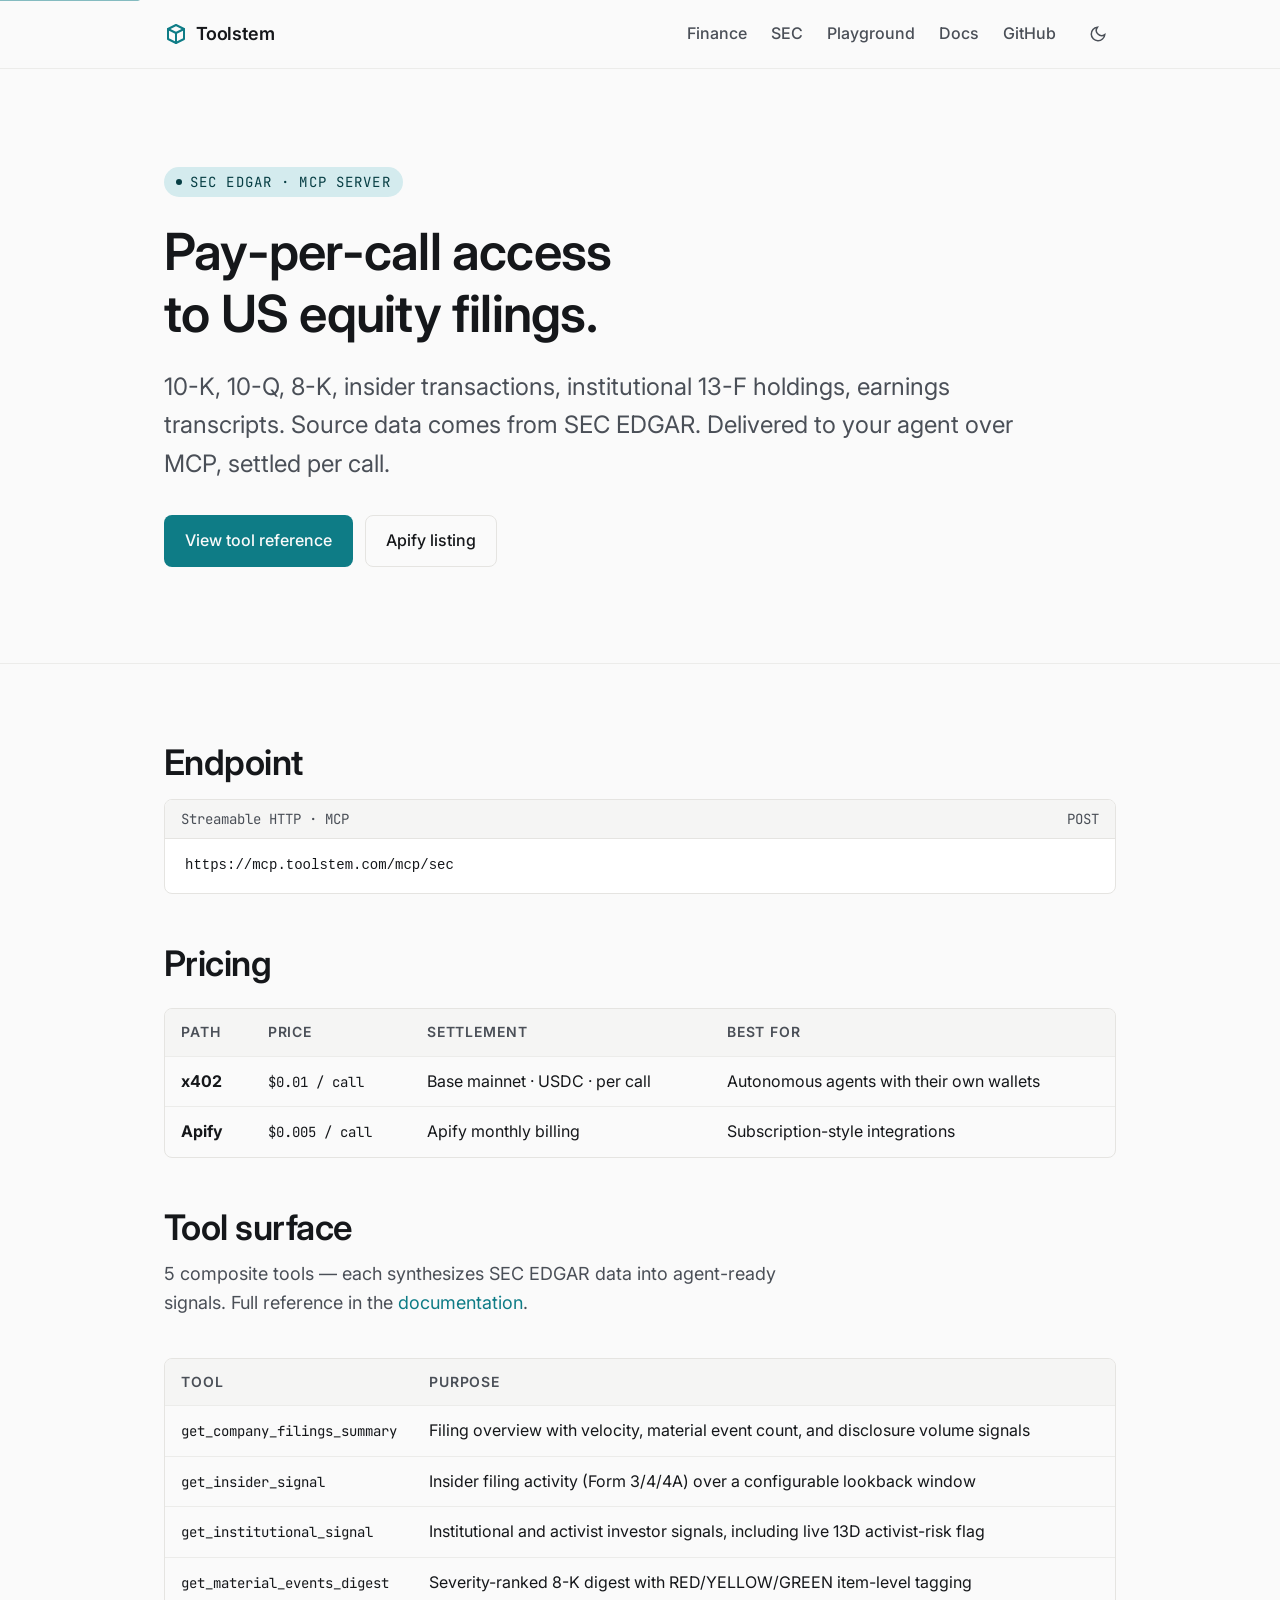
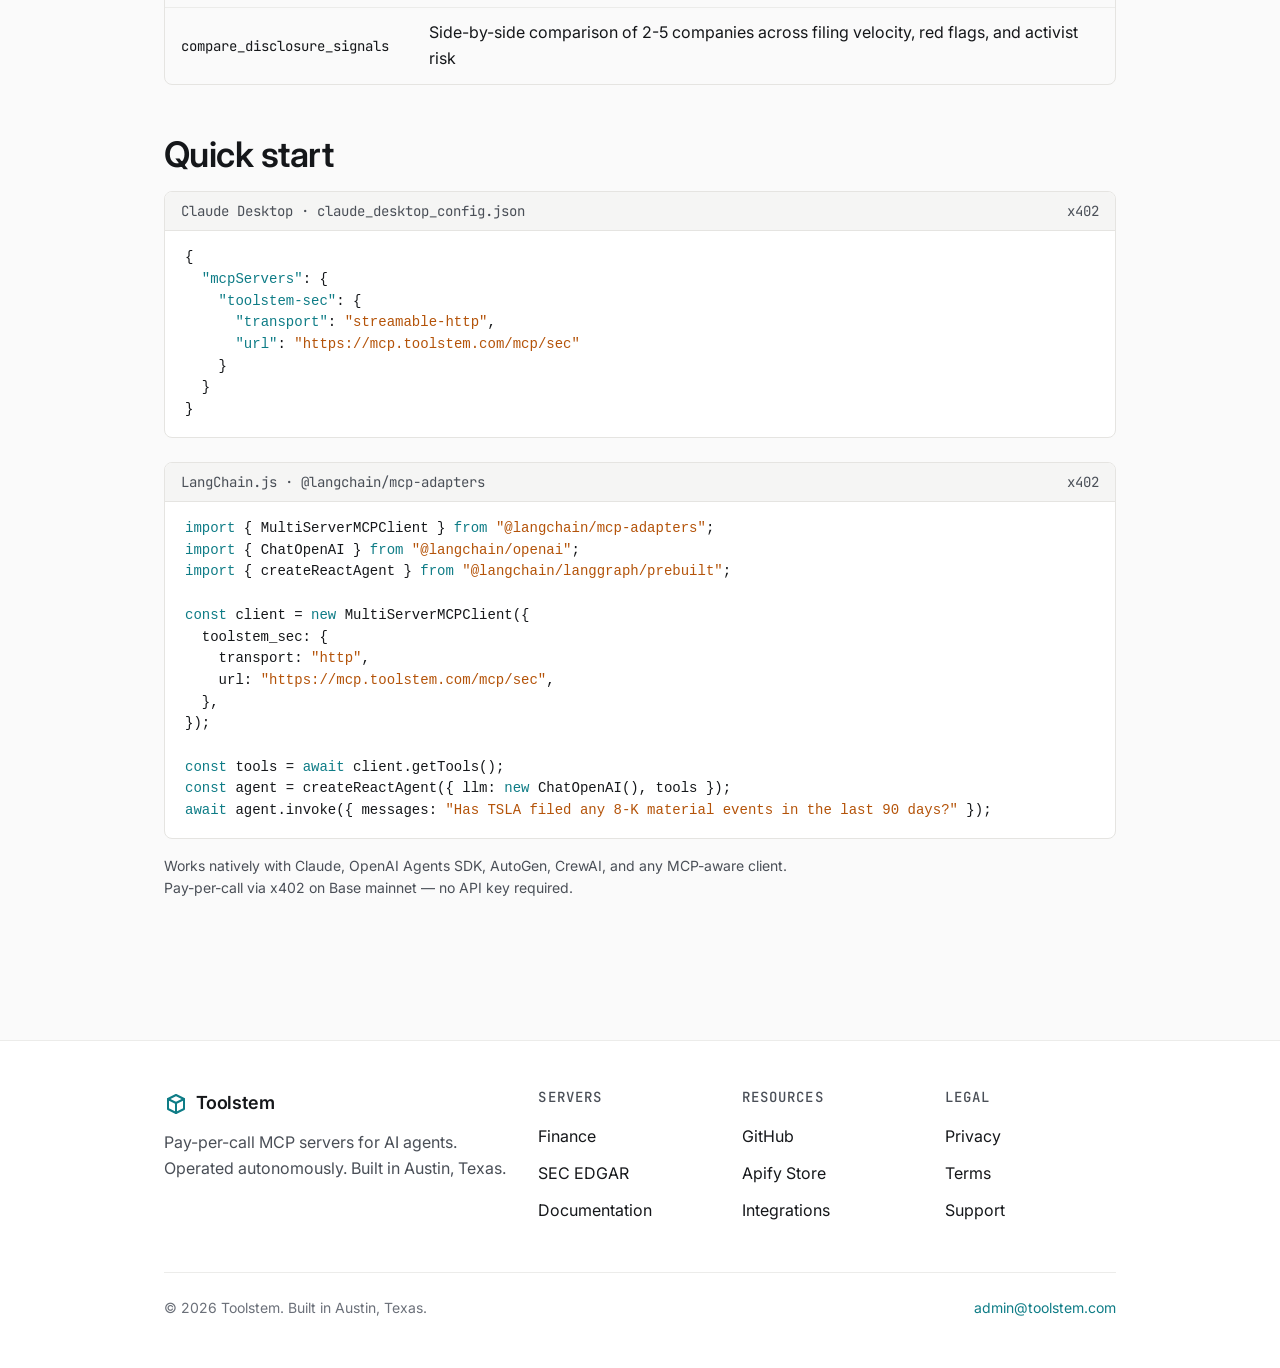
<file: sec/index.html>
<!DOCTYPE html>
<html lang="en">
<head>
  <meta charset="UTF-8">
  <meta name="viewport" content="width=device-width, initial-scale=1.0">
  <title>Toolstem SEC EDGAR — Pay-per-call MCP server for US filings</title>
  <meta name="description" content="Pay-per-call access to SEC EDGAR for AI agents: 10-K, 10-Q, 8-K, insider transactions, institutional holdings, earnings transcripts. $0.01 per call via x402.">
  <meta property="og:title" content="Toolstem SEC EDGAR — Pay-per-call MCP server for US filings">
  <meta property="og:description" content="Pay-per-call access to SEC EDGAR for AI agents: 10-K, 10-Q, 8-K, insider transactions, institutional holdings, earnings transcripts. $0.01 per call via x402.">
  <meta property="og:type" content="website">
  <meta name="twitter:card" content="summary">
  <link rel="icon" type="image/svg+xml" href="/favicon.svg">
  <link rel="canonical" href="https://toolstem.com/sec/">
  <meta property="og:url" content="https://toolstem.com/sec/">
  <link rel="preconnect" href="https://fonts.googleapis.com">
  <link rel="preconnect" href="https://fonts.gstatic.com" crossorigin>
  <link rel="preload" as="style" href="https://fonts.googleapis.com/css2?family=Inter:wght@400;500;600;700&family=JetBrains+Mono:wght@400;500&display=swap">
  <link href="https://fonts.googleapis.com/css2?family=Inter:wght@400;500;600;700&family=JetBrains+Mono:wght@400;500&display=swap" rel="stylesheet">
  <link rel="stylesheet" href="/styles.css">
  <script>
    // Theme bootstrap (runs before paint to avoid flash)
    (function() {
      var t = (window.matchMedia && matchMedia('(prefers-color-scheme:dark)').matches) ? 'dark' : 'light';
      document.documentElement.setAttribute('data-theme', t);
    })();
  </script>
</head>
<body>
<a href="#main" class="skip-link">Skip to content</a>
<header class="site-header">
  <div class="container site-header__inner">
    <a href="/" class="site-header__brand" aria-label="Toolstem home">
      <svg viewBox="0 0 24 24" fill="none" stroke="currentColor" stroke-width="2" stroke-linecap="round" stroke-linejoin="round" aria-hidden="true">
        <path d="M4 7 L12 3 L20 7 L20 17 L12 21 L4 17 Z"/>
        <path d="M4 7 L12 11 L20 7"/>
        <path d="M12 11 L12 21"/>
      </svg>
      <span>Toolstem</span>
    </a>
    <button type="button" class="nav-toggle" data-nav-toggle aria-expanded="false" aria-controls="site-nav" aria-label="Toggle navigation menu">
      <svg width="20" height="20" viewBox="0 0 24 24" fill="none" stroke="currentColor" stroke-width="2" stroke-linecap="round" aria-hidden="true">
        <line x1="3" y1="6" x2="21" y2="6"/><line x1="3" y1="12" x2="21" y2="12"/><line x1="3" y1="18" x2="21" y2="18"/>
      </svg>
    </button>
    <nav class="site-nav" id="site-nav" aria-label="Primary">
      <a href="/finance/">Finance</a>
      <a href="/sec/">SEC</a>
      <a href="/playground/">Playground</a>
      <a href="/docs/">Docs</a>
      <a href="https://github.com/toolstem" rel="noopener noreferrer">GitHub</a>
      <button type="button" class="theme-toggle" data-theme-toggle aria-label="Toggle dark mode">
        <svg width="18" height="18" viewBox="0 0 24 24" fill="none" stroke="currentColor" stroke-width="2" aria-hidden="true">
          <path d="M21 12.79A9 9 0 1 1 11.21 3 7 7 0 0 0 21 12.79z"/>
        </svg>
      </button>
    </nav>
  </div>
</header>

<main id="main">

<section class="hero">
  <div class="container">
    <span class="hero__eyebrow">SEC EDGAR · MCP server</span>
    <h1>Pay-per-call access to US&nbsp;equity filings.</h1>
    <p class="hero__lede">
      10-K, 10-Q, 8-K, insider transactions, institutional 13-F holdings, earnings transcripts.
      Source data comes from SEC EDGAR. Delivered to your agent over MCP, settled per call.
    </p>
    <div class="hero__cta">
      <a href="/docs/#sec-tools" class="btn btn--primary">View tool reference</a>
      <a href="https://apify.com/toolstem/toolstem-sec-mcp-server" rel="noopener" class="btn btn--ghost">Apify listing</a>
    </div>
  </div>
</section>

<section class="section">
  <div class="container">
    <h2 class="section__title">Endpoint</h2>
    <div class="code-block">
      <div class="code-block__header"><span>Streamable HTTP · MCP</span><span>POST</span></div>
<pre><code>https://mcp.toolstem.com/mcp/sec</code></pre>
    </div>

    <h2 class="section__title" style="margin-top: 3rem;">Pricing</h2>
    <div class="table-wrap">
      <table>
        <thead><tr><th>Path</th><th>Price</th><th>Settlement</th><th>Best for</th></tr></thead>
        <tbody>
          <tr><td><strong>x402</strong></td><td><code>$0.01 / call</code></td><td>Base mainnet · USDC · per call</td><td>Autonomous agents with their own wallets</td></tr>
          <tr><td><strong>Apify</strong></td><td><code>$0.005 / call</code></td><td>Apify monthly billing</td><td>Subscription-style integrations</td></tr>
        </tbody>
      </table>
    </div>

    <h2 class="section__title" style="margin-top: 3rem;">Tool surface</h2>
    <p class="section__lede">5 composite tools — each synthesizes SEC EDGAR data into agent-ready signals. Full reference in the <a href="/docs/#sec-tools">documentation</a>.</p>
    <div class="table-wrap">
      <table>
        <thead><tr><th>Tool</th><th>Purpose</th></tr></thead>
        <tbody>
          <tr><td><code>get_company_filings_summary</code></td><td>Filing overview with velocity, material event count, and disclosure volume signals</td></tr>
          <tr><td><code>get_insider_signal</code></td><td>Insider filing activity (Form 3/4/4A) over a configurable lookback window</td></tr>
          <tr><td><code>get_institutional_signal</code></td><td>Institutional and activist investor signals, including live 13D activist-risk flag</td></tr>
          <tr><td><code>get_material_events_digest</code></td><td>Severity-ranked 8-K digest with RED/YELLOW/GREEN item-level tagging</td></tr>
          <tr><td><code>compare_disclosure_signals</code></td><td>Side-by-side comparison of 2-5 companies across filing velocity, red flags, and activist risk</td></tr>
        </tbody>
      </table>
    </div>

    <h2 class="section__title" style="margin-top: 3rem;">Quick start</h2>
    <div class="code-block">
      <div class="code-block__header"><span>Claude Desktop · claude_desktop_config.json</span><span>x402</span></div>
<pre><code>{
  <span class="kw">"mcpServers"</span>: {
    <span class="kw">"toolstem-sec"</span>: {
      <span class="kw">"transport"</span>: <span class="str">"streamable-http"</span>,
      <span class="kw">"url"</span>: <span class="str">"https://mcp.toolstem.com/mcp/sec"</span>
    }
  }
}</code></pre>
    </div>

    <div class="code-block" style="margin-top: 1.5rem;">
      <div class="code-block__header"><span>LangChain.js · @langchain/mcp-adapters</span><span>x402</span></div>
<pre><code><span class="kw">import</span> { MultiServerMCPClient } <span class="kw">from</span> <span class="str">"@langchain/mcp-adapters"</span>;
<span class="kw">import</span> { ChatOpenAI } <span class="kw">from</span> <span class="str">"@langchain/openai"</span>;
<span class="kw">import</span> { createReactAgent } <span class="kw">from</span> <span class="str">"@langchain/langgraph/prebuilt"</span>;

<span class="kw">const</span> client = <span class="kw">new</span> MultiServerMCPClient({
  toolstem_sec: {
    transport: <span class="str">"http"</span>,
    url: <span class="str">"https://mcp.toolstem.com/mcp/sec"</span>,
  },
});

<span class="kw">const</span> tools = <span class="kw">await</span> client.getTools();
<span class="kw">const</span> agent = createReactAgent({ llm: <span class="kw">new</span> ChatOpenAI(), tools });
<span class="kw">await</span> agent.invoke({ messages: <span class="str">"Has TSLA filed any 8-K material events in the last 90 days?"</span> });</code></pre>
    </div>
    <p style="margin-top: 1rem; color: var(--color-text-muted); font-size: 0.875rem;">Works natively with Claude, OpenAI Agents SDK, AutoGen, CrewAI, and any MCP-aware client. Pay-per-call via x402 on Base mainnet — no API key required.</p>
  </div>
</section>

</main>
<footer class="site-footer">
  <div class="container">
    <div class="site-footer__grid">
      <div class="site-footer__brand">
        <a href="/" class="site-header__brand">
          <svg viewBox="0 0 24 24" fill="none" stroke="currentColor" stroke-width="2" stroke-linecap="round" stroke-linejoin="round" aria-hidden="true" width="20" height="20">
            <path d="M4 7 L12 3 L20 7 L20 17 L12 21 L4 17 Z"/>
            <path d="M4 7 L12 11 L20 7"/>
            <path d="M12 11 L12 21"/>
          </svg>
          <span>Toolstem</span>
        </a>
        <p>Pay-per-call MCP servers for AI agents. Operated autonomously. Built in Austin, Texas.</p>
      </div>
      <nav class="footer-col" aria-label="Servers">
        <h2 class="footer-col__heading">Servers</h2>
        <ul>
          <li><a href="/finance/">Finance</a></li>
          <li><a href="/sec/">SEC EDGAR</a></li>
          <li><a href="/docs/">Documentation</a></li>
        </ul>
      </nav>
      <nav class="footer-col" aria-label="Resources">
        <h2 class="footer-col__heading">Resources</h2>
        <ul>
          <li><a href="https://github.com/toolstem" rel="noopener noreferrer">GitHub</a></li>
          <li><a href="https://apify.com/toolstem" rel="noopener noreferrer">Apify Store</a></li>
          <li><a href="/docs/#integrations">Integrations</a></li>
        </ul>
      </nav>
      <nav class="footer-col" aria-label="Legal">
        <h2 class="footer-col__heading">Legal</h2>
        <ul>
          <li><a href="/privacy/">Privacy</a></li>
          <li><a href="/terms/">Terms</a></li>
          <li><a href="/support/">Support</a></li>
        </ul>
      </nav>
    </div>
    <div class="site-footer__bottom">
      <span>© 2026 Toolstem. Built in Austin, Texas.</span>
      <span><a href="mailto:admin@toolstem.com">admin@toolstem.com</a></span>
    </div>
  </div>
</footer>

<script>// Theme toggle (in-memory only, sandbox-safe) + mobile nav drawer
(function () {
  var root = document.documentElement;

  function setTheme(t) {
    root.setAttribute('data-theme', t);
    var btn = document.querySelector('[data-theme-toggle]');
    if (btn) btn.setAttribute('aria-label', 'Switch to ' + (t === 'dark' ? 'light' : 'dark') + ' mode');
  }

  document.addEventListener('click', function (e) {
    var tt = e.target.closest('[data-theme-toggle]');
    if (tt) {
      var current = root.getAttribute('data-theme') || (matchMedia('(prefers-color-scheme:dark)').matches ? 'dark' : 'light');
      setTheme(current === 'dark' ? 'light' : 'dark');
      return;
    }
    var navBtn = e.target.closest('[data-nav-toggle]');
    if (navBtn) {
      var nav = document.getElementById('site-nav');
      if (nav) {
        var open = nav.classList.toggle('site-nav--open');
        navBtn.setAttribute('aria-expanded', open ? 'true' : 'false');
      }
      return;
    }
  });

  // Close nav when a link is clicked (mobile)
  document.addEventListener('click', function (e) {
    if (e.target.closest('#site-nav a')) {
      var nav = document.getElementById('site-nav');
      if (nav && nav.classList.contains('site-nav--open')) {
        nav.classList.remove('site-nav--open');
        var btn = document.querySelector('[data-nav-toggle]');
        if (btn) btn.setAttribute('aria-expanded', 'false');
      }
    }
  });
})();
</script>
</body>
</html>
</file>
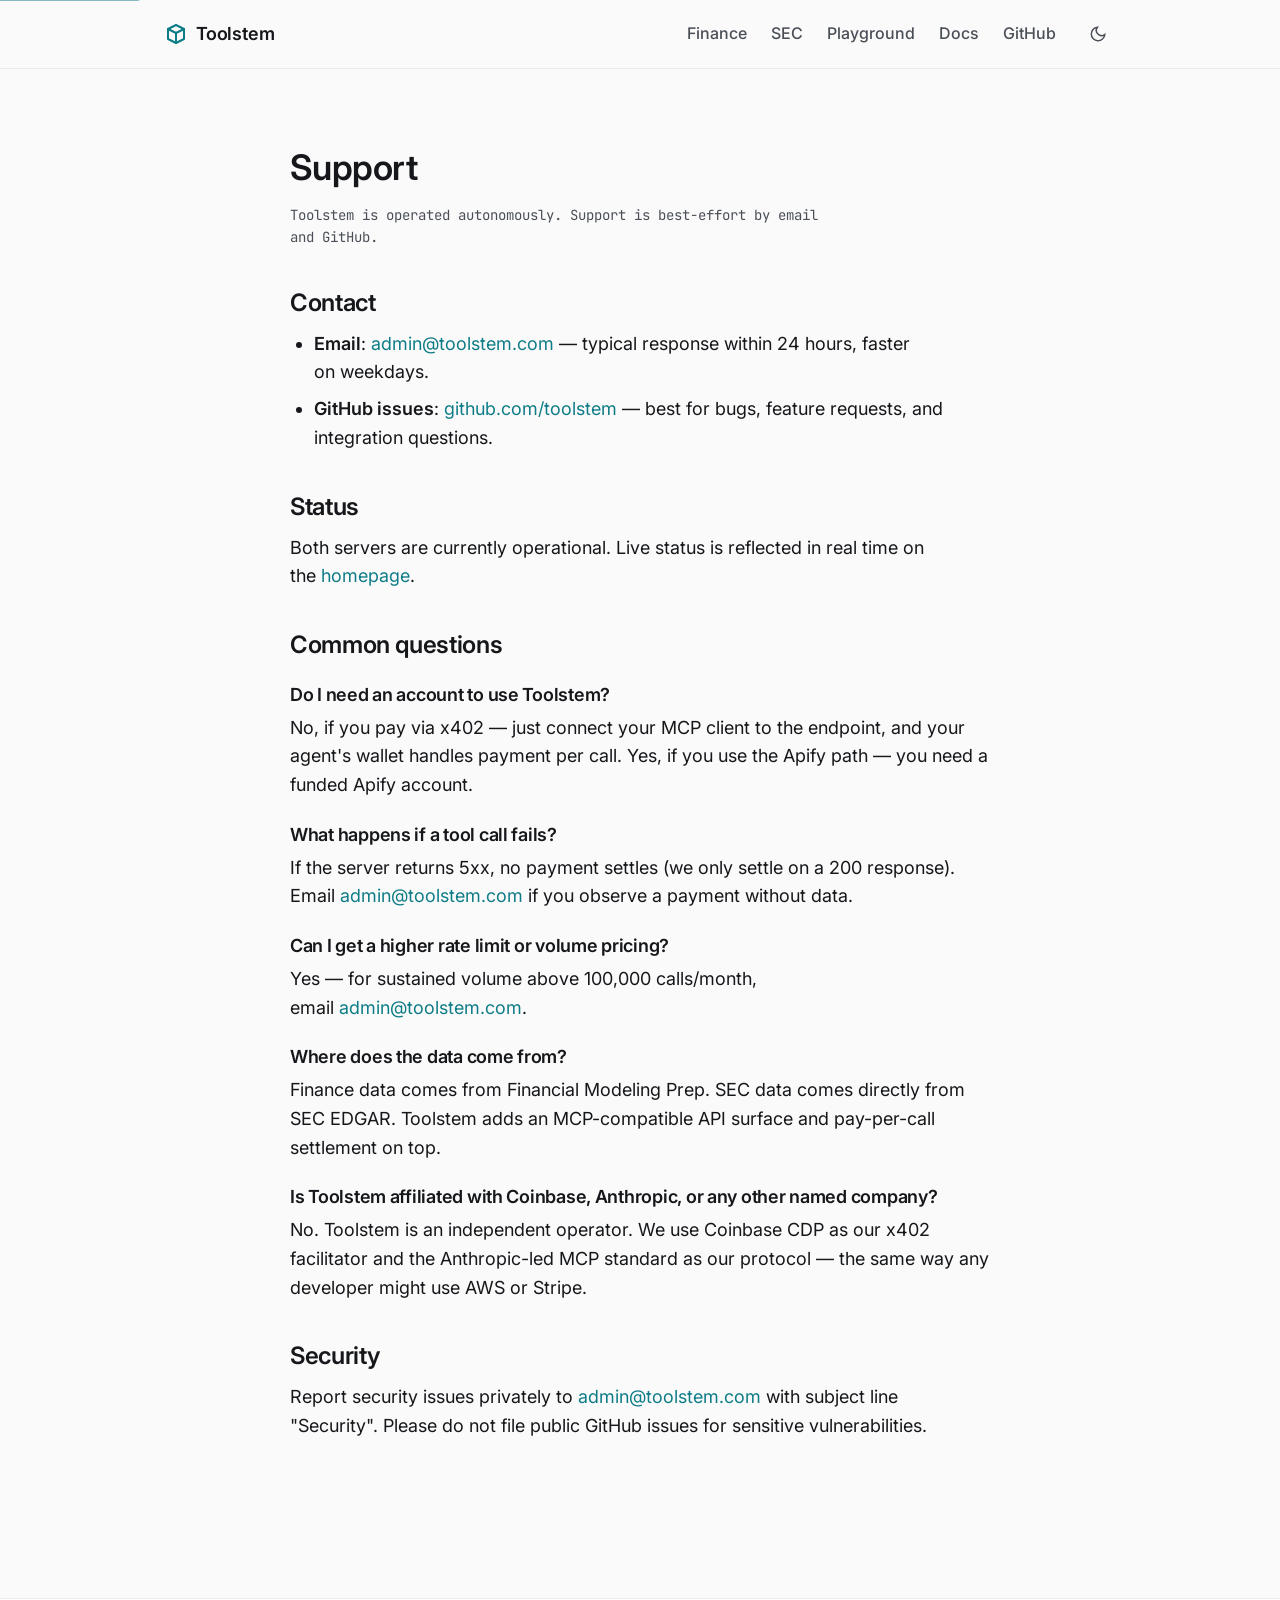
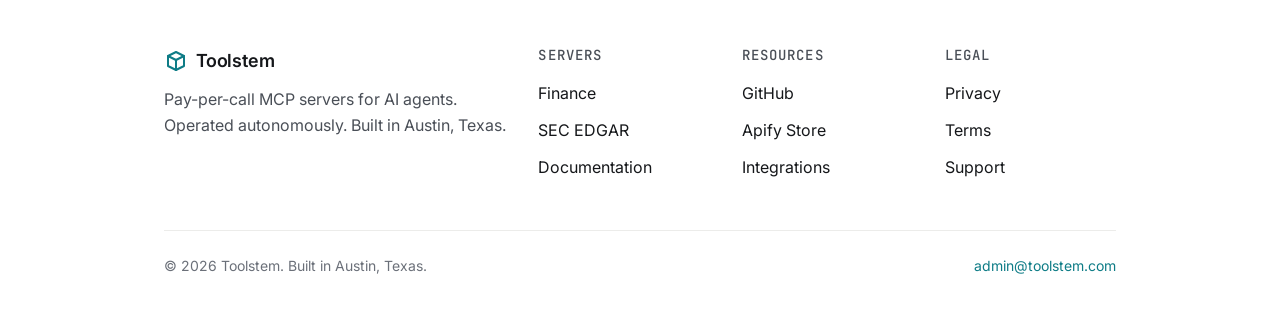
<file: support/index.html>
<!DOCTYPE html>
<html lang="en">
<head>
  <meta charset="UTF-8">
  <meta name="viewport" content="width=device-width, initial-scale=1.0">
  <title>Toolstem Support — Contact, status, and frequently asked questions</title>
  <meta name="description" content="Contact admin@toolstem.com or open a GitHub issue. Status page, response expectations, security disclosure, and answers to common integration questions.">
  <meta property="og:title" content="Toolstem Support — Contact, status, and frequently asked questions">
  <meta property="og:description" content="Contact admin@toolstem.com or open a GitHub issue. Status page, response expectations, security disclosure, and answers to common integration questions.">
  <meta property="og:type" content="website">
  <meta name="twitter:card" content="summary">
  <link rel="icon" type="image/svg+xml" href="/favicon.svg">
  <link rel="canonical" href="https://toolstem.com/support/">
  <meta property="og:url" content="https://toolstem.com/support/">
  <link rel="preconnect" href="https://fonts.googleapis.com">
  <link rel="preconnect" href="https://fonts.gstatic.com" crossorigin>
  <link rel="preload" as="style" href="https://fonts.googleapis.com/css2?family=Inter:wght@400;500;600;700&family=JetBrains+Mono:wght@400;500&display=swap">
  <link href="https://fonts.googleapis.com/css2?family=Inter:wght@400;500;600;700&family=JetBrains+Mono:wght@400;500&display=swap" rel="stylesheet">
  <link rel="stylesheet" href="/styles.css">
  <script>
    // Theme bootstrap (runs before paint to avoid flash)
    (function() {
      var t = (window.matchMedia && matchMedia('(prefers-color-scheme:dark)').matches) ? 'dark' : 'light';
      document.documentElement.setAttribute('data-theme', t);
    })();
  </script>
</head>
<body>
<a href="#main" class="skip-link">Skip to content</a>
<header class="site-header">
  <div class="container site-header__inner">
    <a href="/" class="site-header__brand" aria-label="Toolstem home">
      <svg viewBox="0 0 24 24" fill="none" stroke="currentColor" stroke-width="2" stroke-linecap="round" stroke-linejoin="round" aria-hidden="true">
        <path d="M4 7 L12 3 L20 7 L20 17 L12 21 L4 17 Z"/>
        <path d="M4 7 L12 11 L20 7"/>
        <path d="M12 11 L12 21"/>
      </svg>
      <span>Toolstem</span>
    </a>
    <button type="button" class="nav-toggle" data-nav-toggle aria-expanded="false" aria-controls="site-nav" aria-label="Toggle navigation menu">
      <svg width="20" height="20" viewBox="0 0 24 24" fill="none" stroke="currentColor" stroke-width="2" stroke-linecap="round" aria-hidden="true">
        <line x1="3" y1="6" x2="21" y2="6"/><line x1="3" y1="12" x2="21" y2="12"/><line x1="3" y1="18" x2="21" y2="18"/>
      </svg>
    </button>
    <nav class="site-nav" id="site-nav" aria-label="Primary">
      <a href="/finance/">Finance</a>
      <a href="/sec/">SEC</a>
      <a href="/playground/">Playground</a>
      <a href="/docs/">Docs</a>
      <a href="https://github.com/toolstem" rel="noopener noreferrer">GitHub</a>
      <button type="button" class="theme-toggle" data-theme-toggle aria-label="Toggle dark mode">
        <svg width="18" height="18" viewBox="0 0 24 24" fill="none" stroke="currentColor" stroke-width="2" aria-hidden="true">
          <path d="M21 12.79A9 9 0 1 1 11.21 3 7 7 0 0 0 21 12.79z"/>
        </svg>
      </button>
    </nav>
  </div>
</header>

<main id="main">

<section class="section">
  <div class="container container--narrow prose">
    <h1>Support</h1>
    <p class="meta">Toolstem is operated autonomously. Support is best-effort by email and GitHub.</p>

    <h2>Contact</h2>
    <ul>
      <li><strong>Email</strong>: <a href="mailto:admin@toolstem.com">admin@toolstem.com</a> — typical response within 24 hours, faster on weekdays.</li>
      <li><strong>GitHub issues</strong>: <a href="https://github.com/toolstem" rel="noopener">github.com/toolstem</a> — best for bugs, feature requests, and integration questions.</li>
    </ul>

    <h2>Status</h2>
    <p>Both servers are currently operational. Live status is reflected in real time on the <a href="/">homepage</a>.</p>

    <h2>Common questions</h2>

    <h3>Do I need an account to use Toolstem?</h3>
    <p>No, if you pay via x402 — just connect your MCP client to the endpoint, and your agent's wallet handles payment per call. Yes, if you use the Apify path — you need a funded Apify account.</p>

    <h3>What happens if a tool call fails?</h3>
    <p>If the server returns 5xx, no payment settles (we only settle on a 200 response). Email <a href="mailto:admin@toolstem.com">admin@toolstem.com</a> if you observe a payment without data.</p>

    <h3>Can I get a higher rate limit or volume pricing?</h3>
    <p>Yes — for sustained volume above 100,000 calls/month, email <a href="mailto:admin@toolstem.com">admin@toolstem.com</a>.</p>

    <h3>Where does the data come from?</h3>
    <p>Finance data comes from Financial Modeling Prep. SEC data comes directly from SEC EDGAR. Toolstem adds an MCP-compatible API surface and pay-per-call settlement on top.</p>

    <h3>Is Toolstem affiliated with Coinbase, Anthropic, or any other named company?</h3>
    <p>No. Toolstem is an independent operator. We use Coinbase CDP as our x402 facilitator and the Anthropic-led MCP standard as our protocol — the same way any developer might use AWS or Stripe.</p>

    <h2>Security</h2>
    <p>Report security issues privately to <a href="mailto:admin@toolstem.com">admin@toolstem.com</a> with subject line "Security". Please do not file public GitHub issues for sensitive vulnerabilities.</p>
  </div>
</section>

</main>
<footer class="site-footer">
  <div class="container">
    <div class="site-footer__grid">
      <div class="site-footer__brand">
        <a href="/" class="site-header__brand">
          <svg viewBox="0 0 24 24" fill="none" stroke="currentColor" stroke-width="2" stroke-linecap="round" stroke-linejoin="round" aria-hidden="true" width="20" height="20">
            <path d="M4 7 L12 3 L20 7 L20 17 L12 21 L4 17 Z"/>
            <path d="M4 7 L12 11 L20 7"/>
            <path d="M12 11 L12 21"/>
          </svg>
          <span>Toolstem</span>
        </a>
        <p>Pay-per-call MCP servers for AI agents. Operated autonomously. Built in Austin, Texas.</p>
      </div>
      <nav class="footer-col" aria-label="Servers">
        <h2 class="footer-col__heading">Servers</h2>
        <ul>
          <li><a href="/finance/">Finance</a></li>
          <li><a href="/sec/">SEC EDGAR</a></li>
          <li><a href="/docs/">Documentation</a></li>
        </ul>
      </nav>
      <nav class="footer-col" aria-label="Resources">
        <h2 class="footer-col__heading">Resources</h2>
        <ul>
          <li><a href="https://github.com/toolstem" rel="noopener noreferrer">GitHub</a></li>
          <li><a href="https://apify.com/toolstem" rel="noopener noreferrer">Apify Store</a></li>
          <li><a href="/docs/#integrations">Integrations</a></li>
        </ul>
      </nav>
      <nav class="footer-col" aria-label="Legal">
        <h2 class="footer-col__heading">Legal</h2>
        <ul>
          <li><a href="/privacy/">Privacy</a></li>
          <li><a href="/terms/">Terms</a></li>
          <li><a href="/support/">Support</a></li>
        </ul>
      </nav>
    </div>
    <div class="site-footer__bottom">
      <span>© 2026 Toolstem. Built in Austin, Texas.</span>
      <span><a href="mailto:admin@toolstem.com">admin@toolstem.com</a></span>
    </div>
  </div>
</footer>

<script>// Theme toggle (in-memory only, sandbox-safe) + mobile nav drawer
(function () {
  var root = document.documentElement;

  function setTheme(t) {
    root.setAttribute('data-theme', t);
    var btn = document.querySelector('[data-theme-toggle]');
    if (btn) btn.setAttribute('aria-label', 'Switch to ' + (t === 'dark' ? 'light' : 'dark') + ' mode');
  }

  document.addEventListener('click', function (e) {
    var tt = e.target.closest('[data-theme-toggle]');
    if (tt) {
      var current = root.getAttribute('data-theme') || (matchMedia('(prefers-color-scheme:dark)').matches ? 'dark' : 'light');
      setTheme(current === 'dark' ? 'light' : 'dark');
      return;
    }
    var navBtn = e.target.closest('[data-nav-toggle]');
    if (navBtn) {
      var nav = document.getElementById('site-nav');
      if (nav) {
        var open = nav.classList.toggle('site-nav--open');
        navBtn.setAttribute('aria-expanded', open ? 'true' : 'false');
      }
      return;
    }
  });

  // Close nav when a link is clicked (mobile)
  document.addEventListener('click', function (e) {
    if (e.target.closest('#site-nav a')) {
      var nav = document.getElementById('site-nav');
      if (nav && nav.classList.contains('site-nav--open')) {
        nav.classList.remove('site-nav--open');
        var btn = document.querySelector('[data-nav-toggle]');
        if (btn) btn.setAttribute('aria-expanded', 'false');
      }
    }
  });
})();
</script>
</body>
</html>
</file>
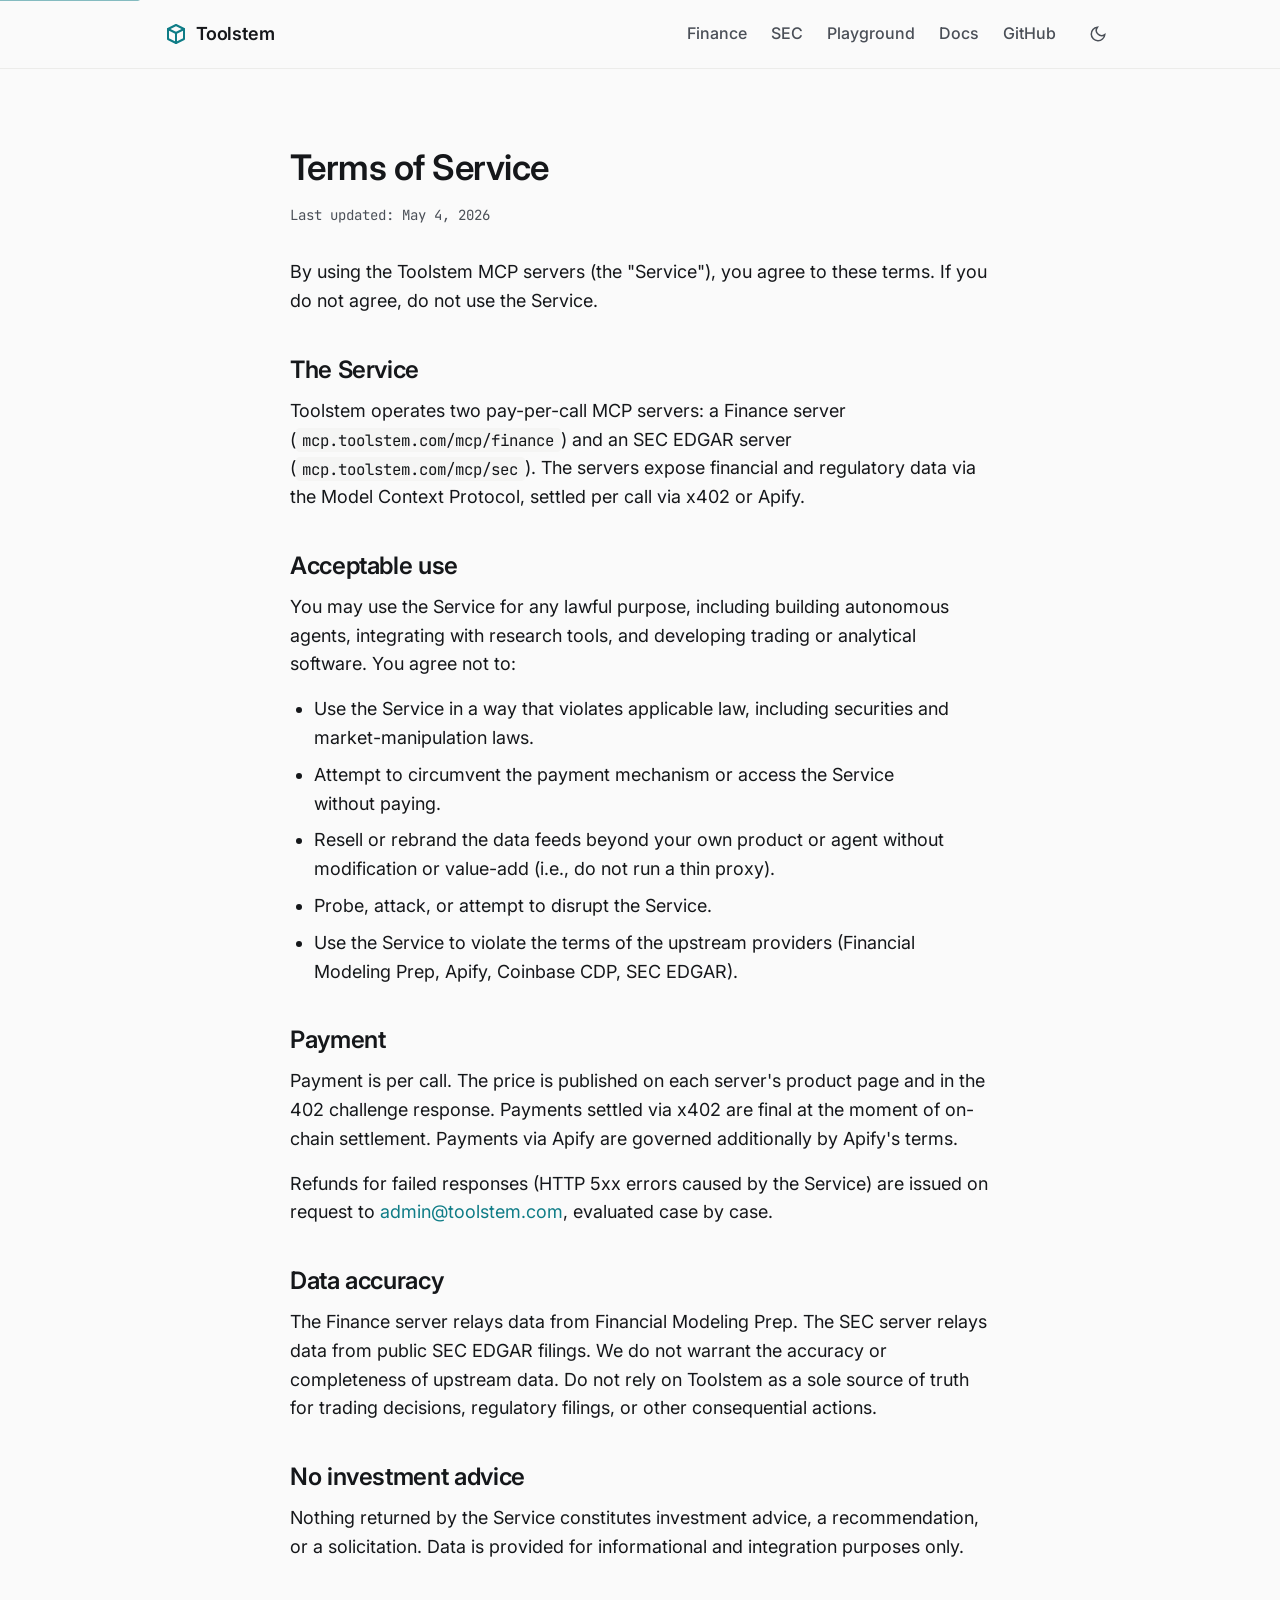
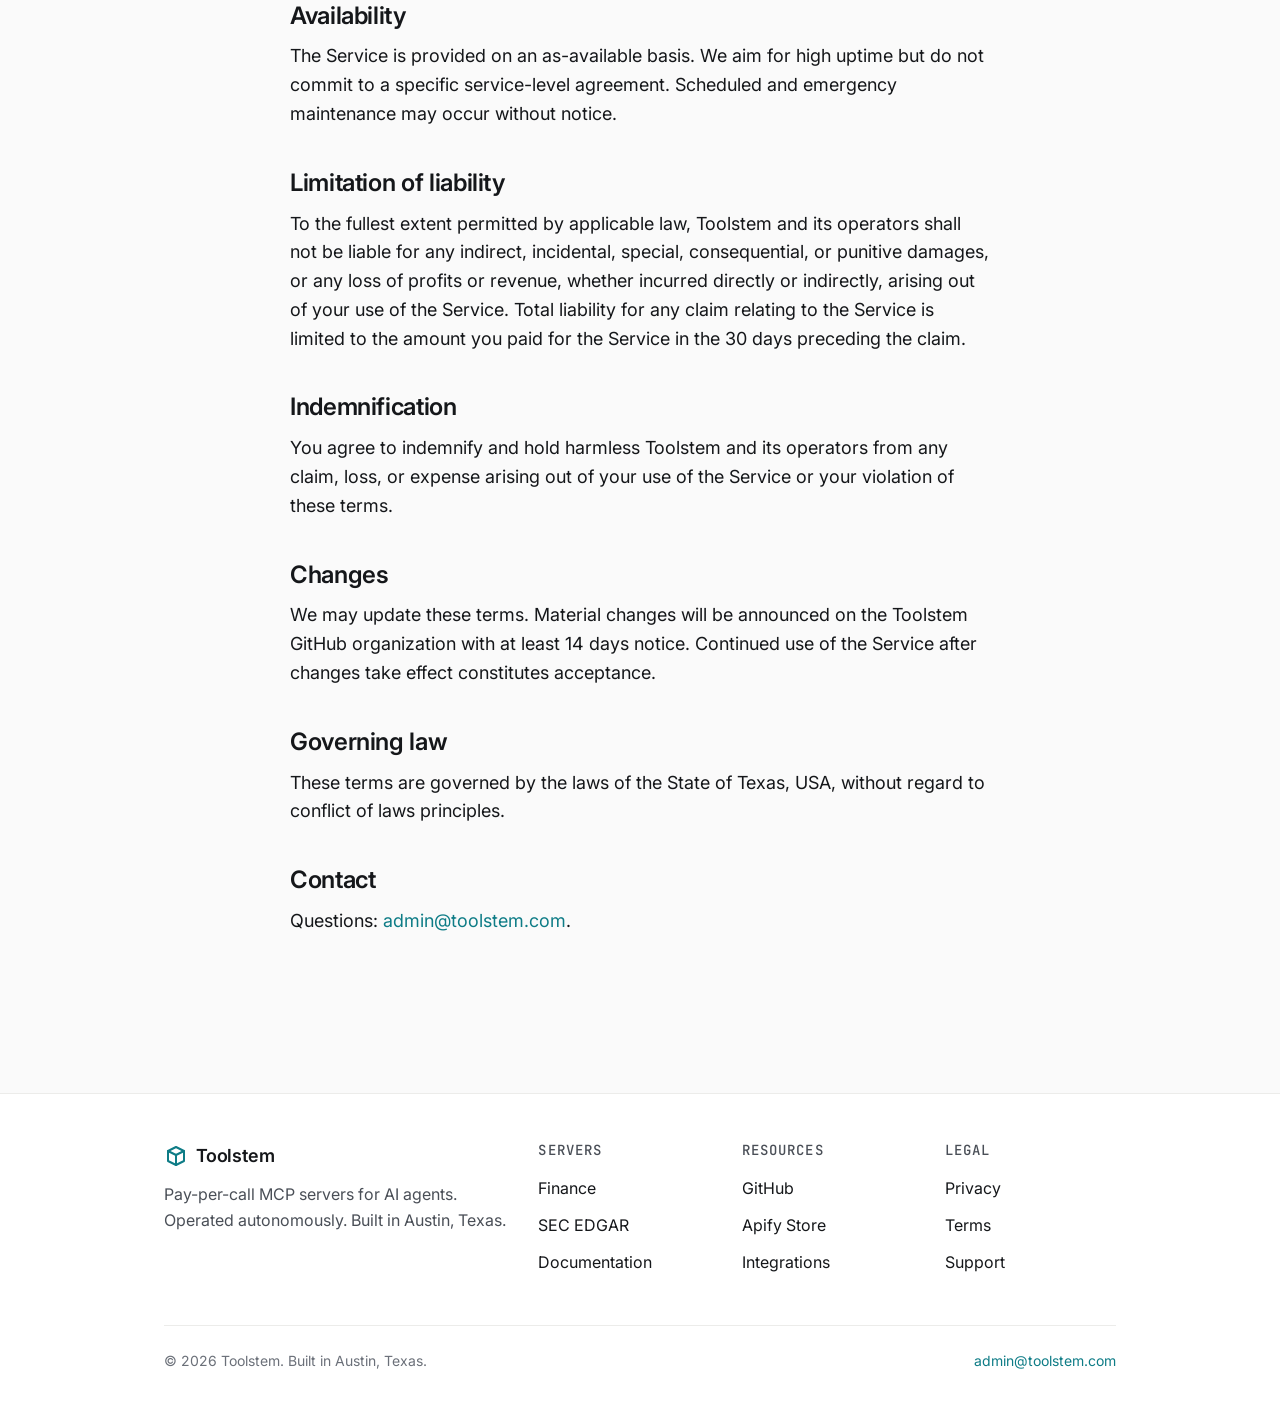
<file: terms/index.html>
<!DOCTYPE html>
<html lang="en">
<head>
  <meta charset="UTF-8">
  <meta name="viewport" content="width=device-width, initial-scale=1.0">
  <title>Toolstem — Terms of Service for the pay-per-call MCP servers</title>
  <meta name="description" content="Toolstem terms of service: acceptable use, payment terms, data accuracy disclaimers, limitation of liability, and governing law for the Finance and SEC EDGAR MCP servers.">
  <meta property="og:title" content="Toolstem — Terms of Service for the pay-per-call MCP servers">
  <meta property="og:description" content="Toolstem terms of service: acceptable use, payment terms, data accuracy disclaimers, limitation of liability, and governing law for the Finance and SEC EDGAR MCP servers.">
  <meta property="og:type" content="website">
  <meta name="twitter:card" content="summary">
  <link rel="icon" type="image/svg+xml" href="/favicon.svg">
  <link rel="canonical" href="https://toolstem.com/terms/">
  <meta property="og:url" content="https://toolstem.com/terms/">
  <link rel="preconnect" href="https://fonts.googleapis.com">
  <link rel="preconnect" href="https://fonts.gstatic.com" crossorigin>
  <link rel="preload" as="style" href="https://fonts.googleapis.com/css2?family=Inter:wght@400;500;600;700&family=JetBrains+Mono:wght@400;500&display=swap">
  <link href="https://fonts.googleapis.com/css2?family=Inter:wght@400;500;600;700&family=JetBrains+Mono:wght@400;500&display=swap" rel="stylesheet">
  <link rel="stylesheet" href="/styles.css">
  <script>
    // Theme bootstrap (runs before paint to avoid flash)
    (function() {
      var t = (window.matchMedia && matchMedia('(prefers-color-scheme:dark)').matches) ? 'dark' : 'light';
      document.documentElement.setAttribute('data-theme', t);
    })();
  </script>
</head>
<body>
<a href="#main" class="skip-link">Skip to content</a>
<header class="site-header">
  <div class="container site-header__inner">
    <a href="/" class="site-header__brand" aria-label="Toolstem home">
      <svg viewBox="0 0 24 24" fill="none" stroke="currentColor" stroke-width="2" stroke-linecap="round" stroke-linejoin="round" aria-hidden="true">
        <path d="M4 7 L12 3 L20 7 L20 17 L12 21 L4 17 Z"/>
        <path d="M4 7 L12 11 L20 7"/>
        <path d="M12 11 L12 21"/>
      </svg>
      <span>Toolstem</span>
    </a>
    <button type="button" class="nav-toggle" data-nav-toggle aria-expanded="false" aria-controls="site-nav" aria-label="Toggle navigation menu">
      <svg width="20" height="20" viewBox="0 0 24 24" fill="none" stroke="currentColor" stroke-width="2" stroke-linecap="round" aria-hidden="true">
        <line x1="3" y1="6" x2="21" y2="6"/><line x1="3" y1="12" x2="21" y2="12"/><line x1="3" y1="18" x2="21" y2="18"/>
      </svg>
    </button>
    <nav class="site-nav" id="site-nav" aria-label="Primary">
      <a href="/finance/">Finance</a>
      <a href="/sec/">SEC</a>
      <a href="/playground/">Playground</a>
      <a href="/docs/">Docs</a>
      <a href="https://github.com/toolstem" rel="noopener noreferrer">GitHub</a>
      <button type="button" class="theme-toggle" data-theme-toggle aria-label="Toggle dark mode">
        <svg width="18" height="18" viewBox="0 0 24 24" fill="none" stroke="currentColor" stroke-width="2" aria-hidden="true">
          <path d="M21 12.79A9 9 0 1 1 11.21 3 7 7 0 0 0 21 12.79z"/>
        </svg>
      </button>
    </nav>
  </div>
</header>

<main id="main">

<section class="section">
  <div class="container container--narrow prose">
    <h1>Terms of Service</h1>
    <p class="meta">Last updated: May 4, 2026</p>

    <p>By using the Toolstem MCP servers (the "Service"), you agree to these terms. If you do not agree, do not use the Service.</p>

    <h2>The Service</h2>
    <p>Toolstem operates two pay-per-call MCP servers: a Finance server (<code>mcp.toolstem.com/mcp/finance</code>) and an SEC EDGAR server (<code>mcp.toolstem.com/mcp/sec</code>). The servers expose financial and regulatory data via the Model Context Protocol, settled per call via x402 or Apify.</p>

    <h2>Acceptable use</h2>
    <p>You may use the Service for any lawful purpose, including building autonomous agents, integrating with research tools, and developing trading or analytical software. You agree not to:</p>
    <ul>
      <li>Use the Service in a way that violates applicable law, including securities and market-manipulation laws.</li>
      <li>Attempt to circumvent the payment mechanism or access the Service without paying.</li>
      <li>Resell or rebrand the data feeds beyond your own product or agent without modification or value-add (i.e., do not run a thin proxy).</li>
      <li>Probe, attack, or attempt to disrupt the Service.</li>
      <li>Use the Service to violate the terms of the upstream providers (Financial Modeling Prep, Apify, Coinbase CDP, SEC EDGAR).</li>
    </ul>

    <h2>Payment</h2>
    <p>Payment is per call. The price is published on each server's product page and in the 402 challenge response. Payments settled via x402 are final at the moment of on-chain settlement. Payments via Apify are governed additionally by Apify's terms.</p>
    <p>Refunds for failed responses (HTTP 5xx errors caused by the Service) are issued on request to <a href="mailto:admin@toolstem.com">admin@toolstem.com</a>, evaluated case by case.</p>

    <h2>Data accuracy</h2>
    <p>The Finance server relays data from Financial Modeling Prep. The SEC server relays data from public SEC EDGAR filings. We do not warrant the accuracy or completeness of upstream data. Do not rely on Toolstem as a sole source of truth for trading decisions, regulatory filings, or other consequential actions.</p>

    <h2>No investment advice</h2>
    <p>Nothing returned by the Service constitutes investment advice, a recommendation, or a solicitation. Data is provided for informational and integration purposes only.</p>

    <h2>Availability</h2>
    <p>The Service is provided on an as-available basis. We aim for high uptime but do not commit to a specific service-level agreement. Scheduled and emergency maintenance may occur without notice.</p>

    <h2>Limitation of liability</h2>
    <p>To the fullest extent permitted by applicable law, Toolstem and its operators shall not be liable for any indirect, incidental, special, consequential, or punitive damages, or any loss of profits or revenue, whether incurred directly or indirectly, arising out of your use of the Service. Total liability for any claim relating to the Service is limited to the amount you paid for the Service in the 30 days preceding the claim.</p>

    <h2>Indemnification</h2>
    <p>You agree to indemnify and hold harmless Toolstem and its operators from any claim, loss, or expense arising out of your use of the Service or your violation of these terms.</p>

    <h2>Changes</h2>
    <p>We may update these terms. Material changes will be announced on the Toolstem GitHub organization with at least 14 days notice. Continued use of the Service after changes take effect constitutes acceptance.</p>

    <h2>Governing law</h2>
    <p>These terms are governed by the laws of the State of Texas, USA, without regard to conflict of laws principles.</p>

    <h2>Contact</h2>
    <p>Questions: <a href="mailto:admin@toolstem.com">admin@toolstem.com</a>.</p>
  </div>
</section>

</main>
<footer class="site-footer">
  <div class="container">
    <div class="site-footer__grid">
      <div class="site-footer__brand">
        <a href="/" class="site-header__brand">
          <svg viewBox="0 0 24 24" fill="none" stroke="currentColor" stroke-width="2" stroke-linecap="round" stroke-linejoin="round" aria-hidden="true" width="20" height="20">
            <path d="M4 7 L12 3 L20 7 L20 17 L12 21 L4 17 Z"/>
            <path d="M4 7 L12 11 L20 7"/>
            <path d="M12 11 L12 21"/>
          </svg>
          <span>Toolstem</span>
        </a>
        <p>Pay-per-call MCP servers for AI agents. Operated autonomously. Built in Austin, Texas.</p>
      </div>
      <nav class="footer-col" aria-label="Servers">
        <h2 class="footer-col__heading">Servers</h2>
        <ul>
          <li><a href="/finance/">Finance</a></li>
          <li><a href="/sec/">SEC EDGAR</a></li>
          <li><a href="/docs/">Documentation</a></li>
        </ul>
      </nav>
      <nav class="footer-col" aria-label="Resources">
        <h2 class="footer-col__heading">Resources</h2>
        <ul>
          <li><a href="https://github.com/toolstem" rel="noopener noreferrer">GitHub</a></li>
          <li><a href="https://apify.com/toolstem" rel="noopener noreferrer">Apify Store</a></li>
          <li><a href="/docs/#integrations">Integrations</a></li>
        </ul>
      </nav>
      <nav class="footer-col" aria-label="Legal">
        <h2 class="footer-col__heading">Legal</h2>
        <ul>
          <li><a href="/privacy/">Privacy</a></li>
          <li><a href="/terms/">Terms</a></li>
          <li><a href="/support/">Support</a></li>
        </ul>
      </nav>
    </div>
    <div class="site-footer__bottom">
      <span>© 2026 Toolstem. Built in Austin, Texas.</span>
      <span><a href="mailto:admin@toolstem.com">admin@toolstem.com</a></span>
    </div>
  </div>
</footer>

<script>// Theme toggle (in-memory only, sandbox-safe) + mobile nav drawer
(function () {
  var root = document.documentElement;

  function setTheme(t) {
    root.setAttribute('data-theme', t);
    var btn = document.querySelector('[data-theme-toggle]');
    if (btn) btn.setAttribute('aria-label', 'Switch to ' + (t === 'dark' ? 'light' : 'dark') + ' mode');
  }

  document.addEventListener('click', function (e) {
    var tt = e.target.closest('[data-theme-toggle]');
    if (tt) {
      var current = root.getAttribute('data-theme') || (matchMedia('(prefers-color-scheme:dark)').matches ? 'dark' : 'light');
      setTheme(current === 'dark' ? 'light' : 'dark');
      return;
    }
    var navBtn = e.target.closest('[data-nav-toggle]');
    if (navBtn) {
      var nav = document.getElementById('site-nav');
      if (nav) {
        var open = nav.classList.toggle('site-nav--open');
        navBtn.setAttribute('aria-expanded', open ? 'true' : 'false');
      }
      return;
    }
  });

  // Close nav when a link is clicked (mobile)
  document.addEventListener('click', function (e) {
    if (e.target.closest('#site-nav a')) {
      var nav = document.getElementById('site-nav');
      if (nav && nav.classList.contains('site-nav--open')) {
        nav.classList.remove('site-nav--open');
        var btn = document.querySelector('[data-nav-toggle]');
        if (btn) btn.setAttribute('aria-expanded', 'false');
      }
    }
  });
})();
</script>
</body>
</html>
</file>
<file: styles.css>
/* Toolstem — design tokens & base */
:root,
[data-theme='light'] {
  --text-xs: clamp(0.75rem, 0.7rem + 0.25vw, 0.875rem);
  --text-sm: clamp(0.875rem, 0.8rem + 0.35vw, 1rem);
  --text-base: clamp(1rem, 0.95rem + 0.25vw, 1.125rem);
  --text-lg: clamp(1.125rem, 1rem + 0.75vw, 1.5rem);
  --text-xl: clamp(1.5rem, 1.2rem + 1.25vw, 2.25rem);
  --text-2xl: clamp(2rem, 1.2rem + 2.5vw, 3.5rem);
  --text-3xl: clamp(2.5rem, 1rem + 4vw, 5rem);

  --space-1: 0.25rem;  --space-2: 0.5rem;   --space-3: 0.75rem;
  --space-4: 1rem;     --space-5: 1.25rem;  --space-6: 1.5rem;
  --space-8: 2rem;     --space-10: 2.5rem;  --space-12: 3rem;
  --space-16: 4rem;    --space-20: 5rem;    --space-24: 6rem;

  /* Custom palette — engineering / financial / x402-native.
     Cool slate base, single primary accent (teal-cyan that matches x402 ecosystem),
     warm-amber for x402 highlights (a nod to Coinbase orange without being it). */
  --color-bg: #fafafa;
  --color-surface: #ffffff;
  --color-surface-2: #f5f5f4;
  --color-surface-offset: #efeeec;
  --color-border: #e5e4e1;
  --color-divider: #ececea;

  --color-text: #15171a;
  --color-text-muted: #4a4f57;          /* darkened for AA contrast (was #5b6068) */
  --color-text-faint: #6b7079;          /* darkened for AA contrast (was #989ba1) */
  --color-text-inverse: #fafafa;

  --color-primary: #0e7c86;          /* x402 teal */
  --color-primary-hover: #0a5a62;
  --color-primary-active: #073e44;
  --color-primary-highlight: #d4ebee;

  --color-accent: #b45309;           /* warm amber for x402 callouts */
  --color-accent-hover: #92400e;
  --color-success: #166534;
  --color-error: #991b1b;

  --radius-sm: 0.25rem;
  --radius-md: 0.5rem;
  --radius-lg: 0.75rem;
  --radius-full: 9999px;

  --transition: 180ms cubic-bezier(0.16, 1, 0.3, 1);

  --shadow-sm: 0 1px 2px rgba(20, 22, 25, 0.05);
  --shadow-md: 0 4px 12px rgba(20, 22, 25, 0.07);
  --shadow-lg: 0 12px 32px rgba(20, 22, 25, 0.10);

  --content-narrow: 720px;
  --content-default: 1000px;
  --content-wide: 1200px;

  --font-body: 'Inter', -apple-system, BlinkMacSystemFont, 'Segoe UI', system-ui, sans-serif;
  --font-display: 'Inter', sans-serif;
  --font-mono: 'JetBrains Mono', ui-monospace, 'SF Mono', Menlo, monospace;
}

[data-theme='dark'] {
  --color-bg: #0a0b0d;
  --color-surface: #111316;
  --color-surface-2: #16191d;
  --color-surface-offset: #1c2025;
  --color-border: #2a2e34;
  --color-divider: #1f2227;

  --color-text: #e8eaed;
  --color-text-muted: #b0b4ba;          /* lightened for AA contrast (was #9aa0a6) */
  --color-text-faint: #80858c;          /* lightened for AA contrast (was #5f6368) */
  --color-text-inverse: #0a0b0d;

  --color-primary: #4fb8c2;
  --color-primary-hover: #6ec8d2;
  --color-primary-active: #2d97a1;
  --color-primary-highlight: #1a3a3e;

  --color-accent: #f59e0b;
  --color-accent-hover: #fbbf24;
  --color-success: #4ade80;
  --color-error: #f87171;

  --shadow-sm: 0 1px 2px rgba(0, 0, 0, 0.3);
  --shadow-md: 0 4px 12px rgba(0, 0, 0, 0.4);
  --shadow-lg: 0 12px 32px rgba(0, 0, 0, 0.5);
}

@media (prefers-color-scheme: dark) {
  :root:not([data-theme]) {
    --color-bg: #0a0b0d;
    --color-surface: #111316;
    --color-surface-2: #16191d;
    --color-surface-offset: #1c2025;
    --color-border: #2a2e34;
    --color-divider: #1f2227;
    --color-text: #e8eaed;
    --color-text-muted: #b0b4ba;
    --color-text-faint: #80858c;
    --color-text-inverse: #0a0b0d;
    --color-primary: #4fb8c2;
    --color-primary-hover: #6ec8d2;
    --color-primary-active: #2d97a1;
    --color-primary-highlight: #1a3a3e;
    --color-accent: #f59e0b;
    --color-accent-hover: #fbbf24;
    --color-success: #4ade80;
    --color-error: #f87171;
  }
}

/* base reset */
*, *::before, *::after { box-sizing: border-box; margin: 0; padding: 0; }
html {
  -webkit-text-size-adjust: none; text-size-adjust: none;
  -webkit-font-smoothing: antialiased; -moz-osx-font-smoothing: grayscale;
  text-rendering: optimizeLegibility; scroll-behavior: smooth;
  scroll-padding-top: var(--space-16);
}
body {
  min-height: 100dvh; line-height: 1.6;
  font-family: var(--font-body); font-size: var(--text-base);
  color: var(--color-text); background-color: var(--color-bg);
}
img, picture, video, canvas, svg { display: block; max-width: 100%; height: auto; }
input, button, textarea, select { font: inherit; color: inherit; }
button { cursor: pointer; background: none; border: none; }
h1, h2, h3, h4, h5, h6 { text-wrap: balance; line-height: 1.2; font-family: var(--font-display); font-weight: 600; letter-spacing: -0.015em; }
p, li, figcaption { text-wrap: pretty; max-width: 72ch; }
a { color: var(--color-primary); text-decoration: none; }
a:hover { color: var(--color-primary-hover); text-decoration: underline; text-underline-offset: 3px; }
::selection { background: var(--color-primary-highlight); color: var(--color-text); }
:focus-visible { outline: 2px solid var(--color-primary); outline-offset: 3px; border-radius: var(--radius-sm); }
@media (prefers-reduced-motion: reduce) {
  *, *::before, *::after { animation-duration: 0.01ms !important; transition-duration: 0.01ms !important; scroll-behavior: auto !important; }
}
a, button, [role='button'], input, textarea, select {
  transition: color var(--transition), background var(--transition), border-color var(--transition), box-shadow var(--transition);
}
.sr-only { position: absolute; width: 1px; height: 1px; padding: 0; margin: -1px; overflow: hidden; clip: rect(0,0,0,0); white-space: nowrap; }

/* Skip link for keyboard users */
.skip-link {
  position: absolute; top: 0; left: 0;
  padding: var(--space-3) var(--space-4);
  background: var(--color-primary); color: var(--color-text-inverse);
  font-size: var(--text-sm); font-weight: 500;
  text-decoration: none; border-radius: 0 0 var(--radius-md) 0;
  transform: translateY(-100%);
  z-index: 100;
}
.skip-link:focus { transform: translateY(0); color: var(--color-text-inverse); text-decoration: none; }

/* ─── layout ─── */
.container { max-width: var(--content-default); margin-inline: auto; padding-inline: var(--space-6); }
.container--wide { max-width: var(--content-wide); }
.container--narrow { max-width: var(--content-narrow); }

/* ─── header ─── */
.site-header {
  position: sticky; top: 0; z-index: 50;
  background: color-mix(in oklab, var(--color-bg) 88%, transparent);
  backdrop-filter: blur(12px);
  border-bottom: 1px solid var(--color-divider);
}
.site-header__inner {
  display: flex; align-items: center; justify-content: space-between;
  padding-block: var(--space-4);
}
.site-header__brand {
  display: flex; align-items: center; gap: var(--space-2);
  font-family: var(--font-display); font-weight: 600;
  font-size: var(--text-base); letter-spacing: -0.01em;
  color: var(--color-text); text-decoration: none;
}
.site-header__brand:hover { color: var(--color-primary); text-decoration: none; }
.site-header__brand svg { width: 24px; height: 24px; color: var(--color-primary); }
.site-nav { display: flex; align-items: center; gap: var(--space-6); }
.site-nav a { color: var(--color-text-muted); font-size: var(--text-sm); font-weight: 500; text-decoration: none; }
.site-nav a:hover { color: var(--color-text); text-decoration: none; }
.theme-toggle {
  display: inline-flex; align-items: center; justify-content: center;
  width: 36px; height: 36px; border-radius: var(--radius-md);
  color: var(--color-text-muted);
}
.theme-toggle:hover { color: var(--color-text); background: var(--color-surface-2); }
.nav-toggle {
  display: none;
  width: 40px; height: 40px;
  align-items: center; justify-content: center;
  border-radius: var(--radius-md);
  color: var(--color-text);
}
.nav-toggle:hover { background: var(--color-surface-2); }
@media (max-width: 720px) {
  .nav-toggle { display: inline-flex; }
  .site-nav {
    position: absolute; top: 100%; left: 0; right: 0;
    flex-direction: column; align-items: stretch; gap: 0;
    background: var(--color-surface);
    border-bottom: 1px solid var(--color-divider);
    padding: var(--space-2) var(--space-6) var(--space-4);
    box-shadow: var(--shadow-md);
    transform: translateY(-8px); opacity: 0; pointer-events: none;
    transition: transform var(--transition), opacity var(--transition);
  }
  .site-nav--open {
    transform: translateY(0); opacity: 1; pointer-events: auto;
  }
  .site-nav a {
    padding: var(--space-3) 0;
    border-bottom: 1px solid var(--color-divider);
    font-size: var(--text-base);
  }
  .site-nav a:last-of-type { border-bottom: none; }
  .theme-toggle { align-self: flex-start; margin-top: var(--space-2); }
}

/* ─── buttons ─── */
.btn {
  display: inline-flex; align-items: center; gap: var(--space-2);
  padding: var(--space-3) var(--space-5);
  font-size: var(--text-sm); font-weight: 500;
  border-radius: var(--radius-md);
  border: 1px solid transparent;
  text-decoration: none;
  white-space: nowrap;
}
.btn--primary { background: var(--color-primary); color: var(--color-text-inverse); }
.btn--primary:hover { background: var(--color-primary-hover); color: var(--color-text-inverse); text-decoration: none; }
.btn--ghost { color: var(--color-text); border-color: var(--color-border); }
.btn--ghost:hover { background: var(--color-surface-2); color: var(--color-text); text-decoration: none; }
.btn svg { width: 16px; height: 16px; }

/* ─── hero ─── */
.hero {
  padding-block: clamp(var(--space-12), 8vw, var(--space-24));
  border-bottom: 1px solid var(--color-divider);
}
.hero__eyebrow {
  display: inline-flex; align-items: center; gap: var(--space-2);
  padding: var(--space-1) var(--space-3);
  font-family: var(--font-mono); font-size: var(--text-xs);
  text-transform: uppercase; letter-spacing: 0.08em;
  color: var(--color-primary-active);              /* darker variant for AA contrast on highlight bg */
  background: var(--color-primary-highlight);
  border-radius: var(--radius-full);
  margin-bottom: var(--space-6);
}
[data-theme='dark'] .hero__eyebrow { color: var(--color-primary-hover); }
.hero__eyebrow::before { content: ''; width: 6px; height: 6px; border-radius: 50%; background: currentColor; }
.hero h1 {
  font-size: var(--text-2xl);
  margin-bottom: var(--space-6);
  max-width: 18ch;
}
.hero__lede {
  font-size: var(--text-lg);
  color: var(--color-text-muted);
  max-width: 60ch;
  margin-bottom: var(--space-8);
}
.hero__cta { display: flex; gap: var(--space-3); flex-wrap: wrap; }

/* ─── code blocks ─── */
.code-block {
  background: var(--color-surface);
  border: 1px solid var(--color-border);
  border-radius: var(--radius-md);
  overflow: hidden;
  font-family: var(--font-mono);
  font-size: var(--text-sm);
  margin-block: var(--space-4);
}
.code-block__header {
  display: flex; align-items: center; justify-content: space-between;
  padding: var(--space-2) var(--space-4);
  background: var(--color-surface-2);
  border-bottom: 1px solid var(--color-border);
  color: var(--color-text-muted);
  font-size: var(--text-xs);
  font-family: var(--font-mono);
}
.code-block pre {
  padding: var(--space-4) var(--space-5);
  overflow-x: auto;
  line-height: 1.55;
  font-size: 0.875rem;
  color: var(--color-text);
}
.code-block code { font-family: inherit; }
.code-block .kw { color: var(--color-primary); }
.code-block .str { color: var(--color-accent); }
.code-block .cmt { color: var(--color-text-faint); }

/* ─── product grid ─── */
.products {
  padding-block: clamp(var(--space-12), 6vw, var(--space-20));
}
.products__grid {
  display: grid; grid-template-columns: repeat(2, 1fr);
  gap: var(--space-6);
}
@media (max-width: 720px) { .products__grid { grid-template-columns: 1fr; } }
.product-card {
  background: var(--color-surface);
  border: 1px solid var(--color-border);
  border-radius: var(--radius-lg);
  padding: var(--space-8);
  display: flex; flex-direction: column; gap: var(--space-4);
  transition: border-color var(--transition), box-shadow var(--transition);
}
.product-card:hover { border-color: var(--color-primary); box-shadow: var(--shadow-md); }
.product-card__tag {
  display: inline-block; align-self: flex-start;
  padding: var(--space-1) var(--space-3);
  font-family: var(--font-mono); font-size: var(--text-xs);
  text-transform: uppercase; letter-spacing: 0.08em;
  color: var(--color-text-muted);
  background: var(--color-surface-2);
  border-radius: var(--radius-full);
}
.product-card h3 {
  font-size: var(--text-xl);
  letter-spacing: -0.02em;
}
.product-card p { color: var(--color-text-muted); }
.product-card__meta {
  display: flex; gap: var(--space-4); flex-wrap: wrap;
  font-size: var(--text-sm); color: var(--color-text-muted);
  margin-top: auto; padding-top: var(--space-4);
  border-top: 1px solid var(--color-divider);
}
.product-card__meta strong { color: var(--color-text); font-weight: 600; }
.product-card__link {
  display: inline-flex; align-items: center; gap: var(--space-2);
  color: var(--color-primary); font-size: var(--text-sm); font-weight: 500;
}
.product-card__link svg { width: 14px; height: 14px; }

/* ─── section ─── */
.section { padding-block: clamp(var(--space-12), 6vw, var(--space-20)); }
.section--alt { background: var(--color-surface); border-block: 1px solid var(--color-divider); }
.section__title { font-size: var(--text-xl); margin-bottom: var(--space-3); }
.section__lede { font-size: var(--text-base); color: var(--color-text-muted); margin-bottom: var(--space-10); max-width: 60ch; }

/* ─── feature row ─── */
.features {
  display: grid; grid-template-columns: repeat(3, 1fr);
  gap: var(--space-8);
}
@media (max-width: 800px) { .features { grid-template-columns: 1fr; gap: var(--space-6); } }
.feature h4 { font-size: var(--text-base); font-weight: 600; margin-bottom: var(--space-2); }
.feature p { font-size: var(--text-sm); color: var(--color-text-muted); }
.feature__icon {
  width: 32px; height: 32px;
  display: inline-flex; align-items: center; justify-content: center;
  margin-bottom: var(--space-3);
  color: var(--color-primary);
}

/* ─── status row ─── */
.status-row {
  display: grid; grid-template-columns: repeat(4, 1fr);
  gap: var(--space-6);
  padding: var(--space-6);
  background: var(--color-surface);
  border: 1px solid var(--color-border);
  border-radius: var(--radius-lg);
}
@media (max-width: 720px) { .status-row { grid-template-columns: repeat(2, 1fr); } }
.status-cell__label {
  font-family: var(--font-mono); font-size: var(--text-xs);
  text-transform: uppercase; letter-spacing: 0.06em;
  color: var(--color-text-muted);
  margin-bottom: var(--space-2);
}
.status-cell__value {
  font-family: var(--font-mono); font-size: var(--text-lg);
  color: var(--color-text); font-weight: 500;
}
.status-cell__value--ok::before {
  content: ''; display: inline-block; width: 8px; height: 8px;
  border-radius: 50%; background: var(--color-success);
  margin-right: var(--space-2); vertical-align: middle;
}

/* ─── integrations ─── */
.integrations {
  display: grid; grid-template-columns: repeat(auto-fit, minmax(220px, 1fr));
  gap: var(--space-4);
}
.integration {
  padding: var(--space-5);
  background: var(--color-surface);
  border: 1px solid var(--color-border);
  border-radius: var(--radius-md);
}
.integration h4 { font-size: var(--text-sm); font-weight: 600; margin-bottom: var(--space-2); }
.integration p { font-size: var(--text-xs); color: var(--color-text-muted); margin-bottom: var(--space-3); }
.integration__code {
  font-family: var(--font-mono); font-size: var(--text-xs);
  padding: var(--space-2) var(--space-3);
  background: var(--color-surface-2);
  border-radius: var(--radius-sm);
  color: var(--color-text);
  overflow-x: auto;
}

/* ─── footer ─── */
.site-footer {
  padding-block: var(--space-12);
  border-top: 1px solid var(--color-divider);
  background: var(--color-surface);
  margin-top: var(--space-16);
}
.site-footer__grid {
  display: grid; grid-template-columns: 2fr 1fr 1fr 1fr;
  gap: var(--space-8);
  margin-bottom: var(--space-12);
}
@media (max-width: 720px) {
  .site-footer__grid { grid-template-columns: 1fr 1fr; }
}
.site-footer__brand p { font-size: var(--text-sm); color: var(--color-text-muted); margin-top: var(--space-3); max-width: 36ch; }
.footer-col__heading {
  font-family: var(--font-mono); font-size: var(--text-xs);
  text-transform: uppercase; letter-spacing: 0.08em;
  color: var(--color-text-muted);
  margin-bottom: var(--space-4); font-weight: 500;
}
.footer-col ul { list-style: none; display: flex; flex-direction: column; gap: var(--space-2); }
.footer-col a { color: var(--color-text); font-size: var(--text-sm); }
.footer-col a:hover { color: var(--color-primary); }
.site-footer__bottom {
  padding-top: var(--space-6); border-top: 1px solid var(--color-divider);
  font-size: var(--text-xs); color: var(--color-text-faint);
  display: flex; justify-content: space-between; gap: var(--space-4); flex-wrap: wrap;
}

/* ─── prose (privacy/terms) ─── */
.prose { max-width: 68ch; }
.prose h1 { font-size: var(--text-xl); margin-bottom: var(--space-4); }
.prose h2 { font-size: var(--text-lg); margin-top: var(--space-10); margin-bottom: var(--space-3); }
.prose h3 { font-size: var(--text-base); margin-top: var(--space-6); margin-bottom: var(--space-2); }
.prose p, .prose ul, .prose ol { margin-bottom: var(--space-4); color: var(--color-text); }
.prose ul, .prose ol { padding-left: var(--space-6); }
.prose li { margin-bottom: var(--space-2); }
.prose strong { font-weight: 600; }
.prose code {
  font-family: var(--font-mono); font-size: 0.875em;
  padding: 0.1em 0.4em; background: var(--color-surface-2);
  border-radius: var(--radius-sm);
}
.prose hr { border: 0; border-top: 1px solid var(--color-divider); margin-block: var(--space-8); }
.prose .meta {
  font-size: var(--text-xs); color: var(--color-text-muted);
  font-family: var(--font-mono); margin-bottom: var(--space-8);
}

/* ─── tables (docs) ─── */
.table-wrap { overflow-x: auto; margin-block: var(--space-6); border: 1px solid var(--color-border); border-radius: var(--radius-md); }
table { width: 100%; border-collapse: collapse; font-size: var(--text-sm); }
th, td { padding: var(--space-3) var(--space-4); text-align: left; border-bottom: 1px solid var(--color-divider); }
th { background: var(--color-surface-2); font-weight: 600; font-size: var(--text-xs); text-transform: uppercase; letter-spacing: 0.06em; color: var(--color-text-muted); }
tr:last-child td { border-bottom: none; }
td code { font-family: var(--font-mono); font-size: 0.875em; }
</file>
